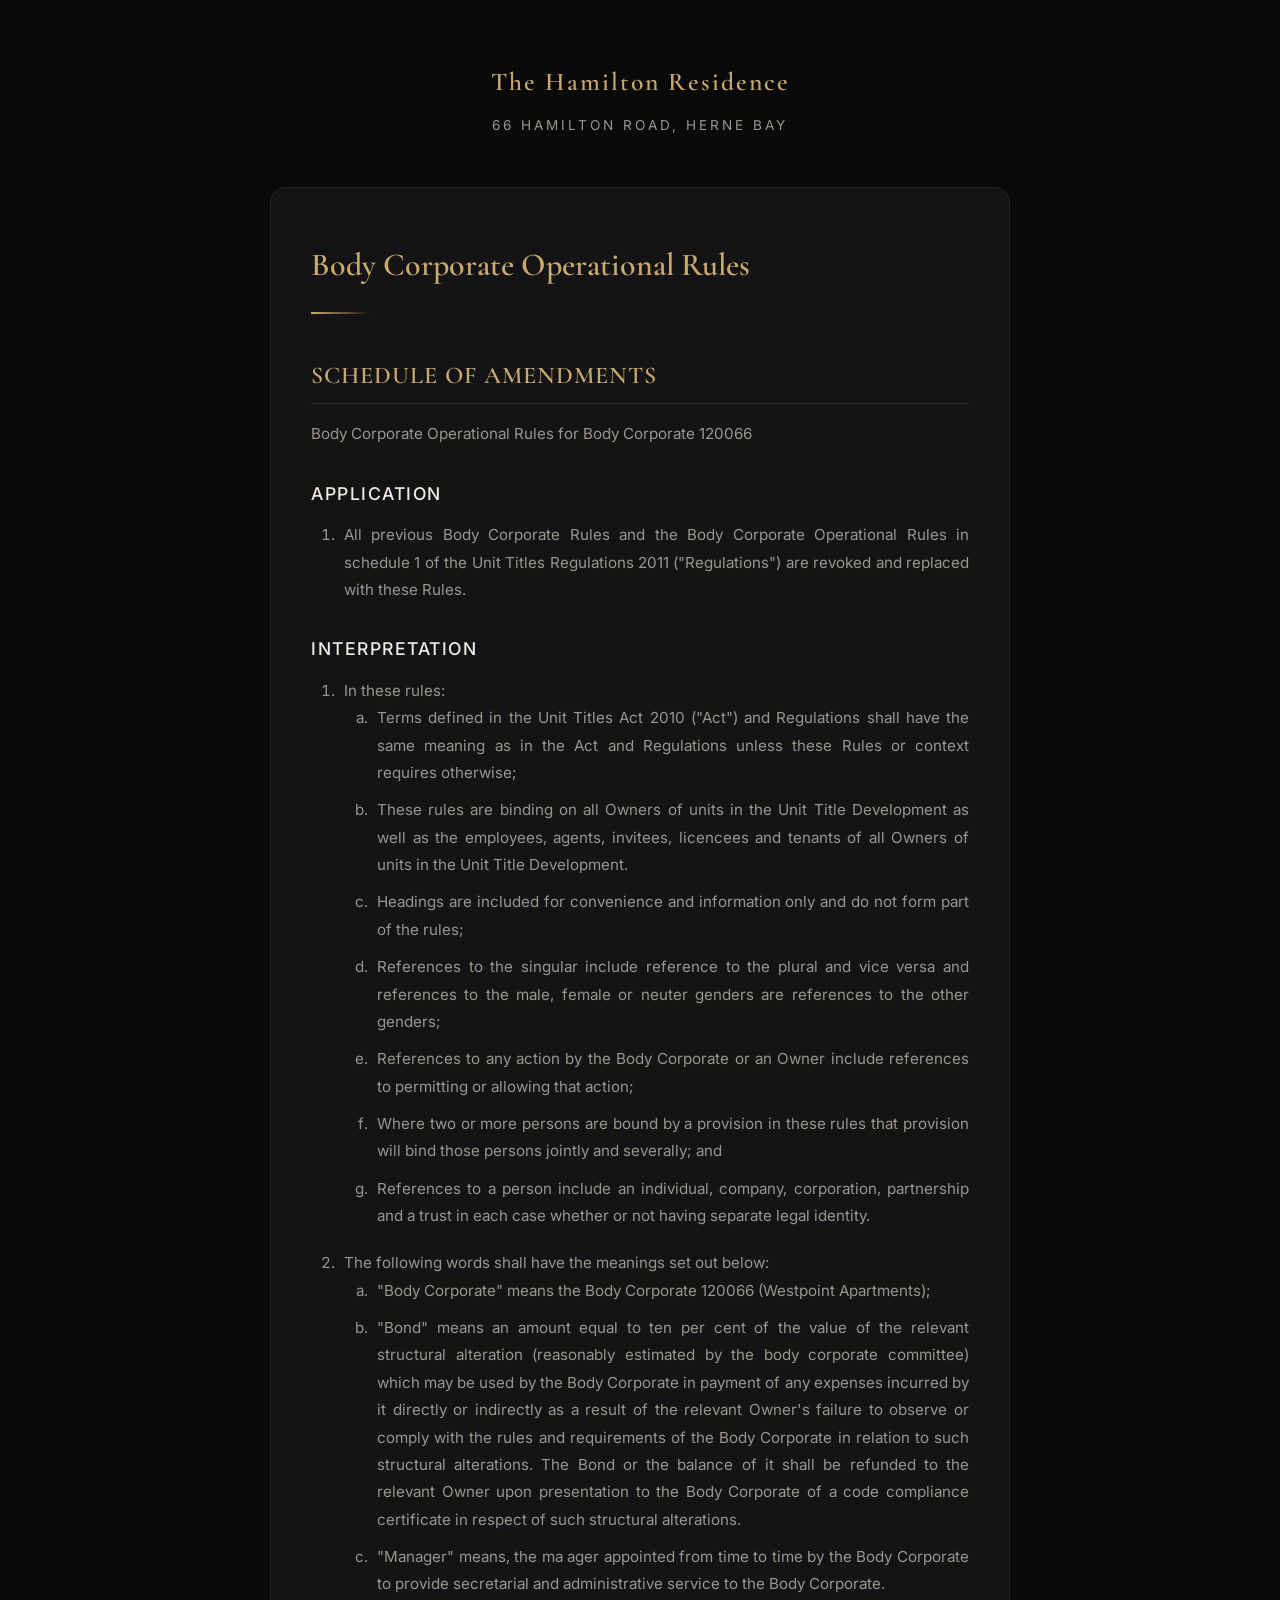
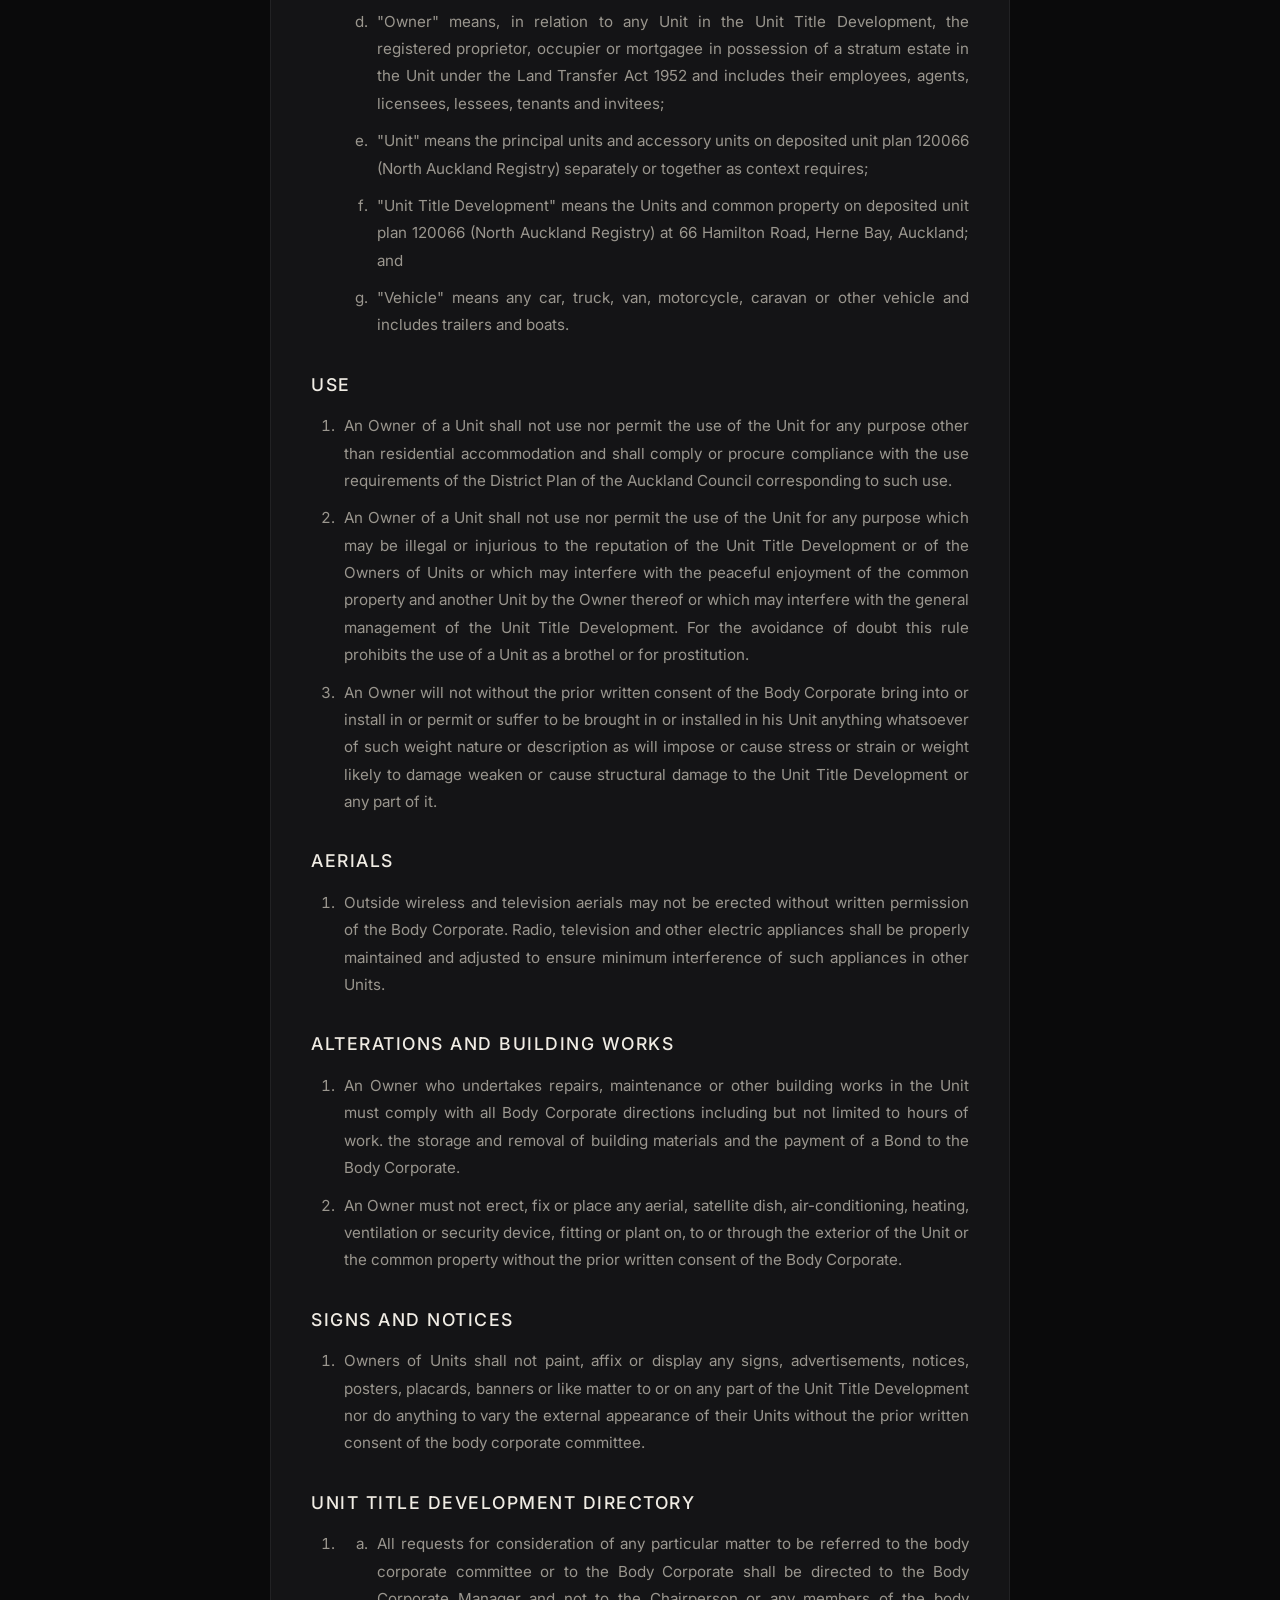
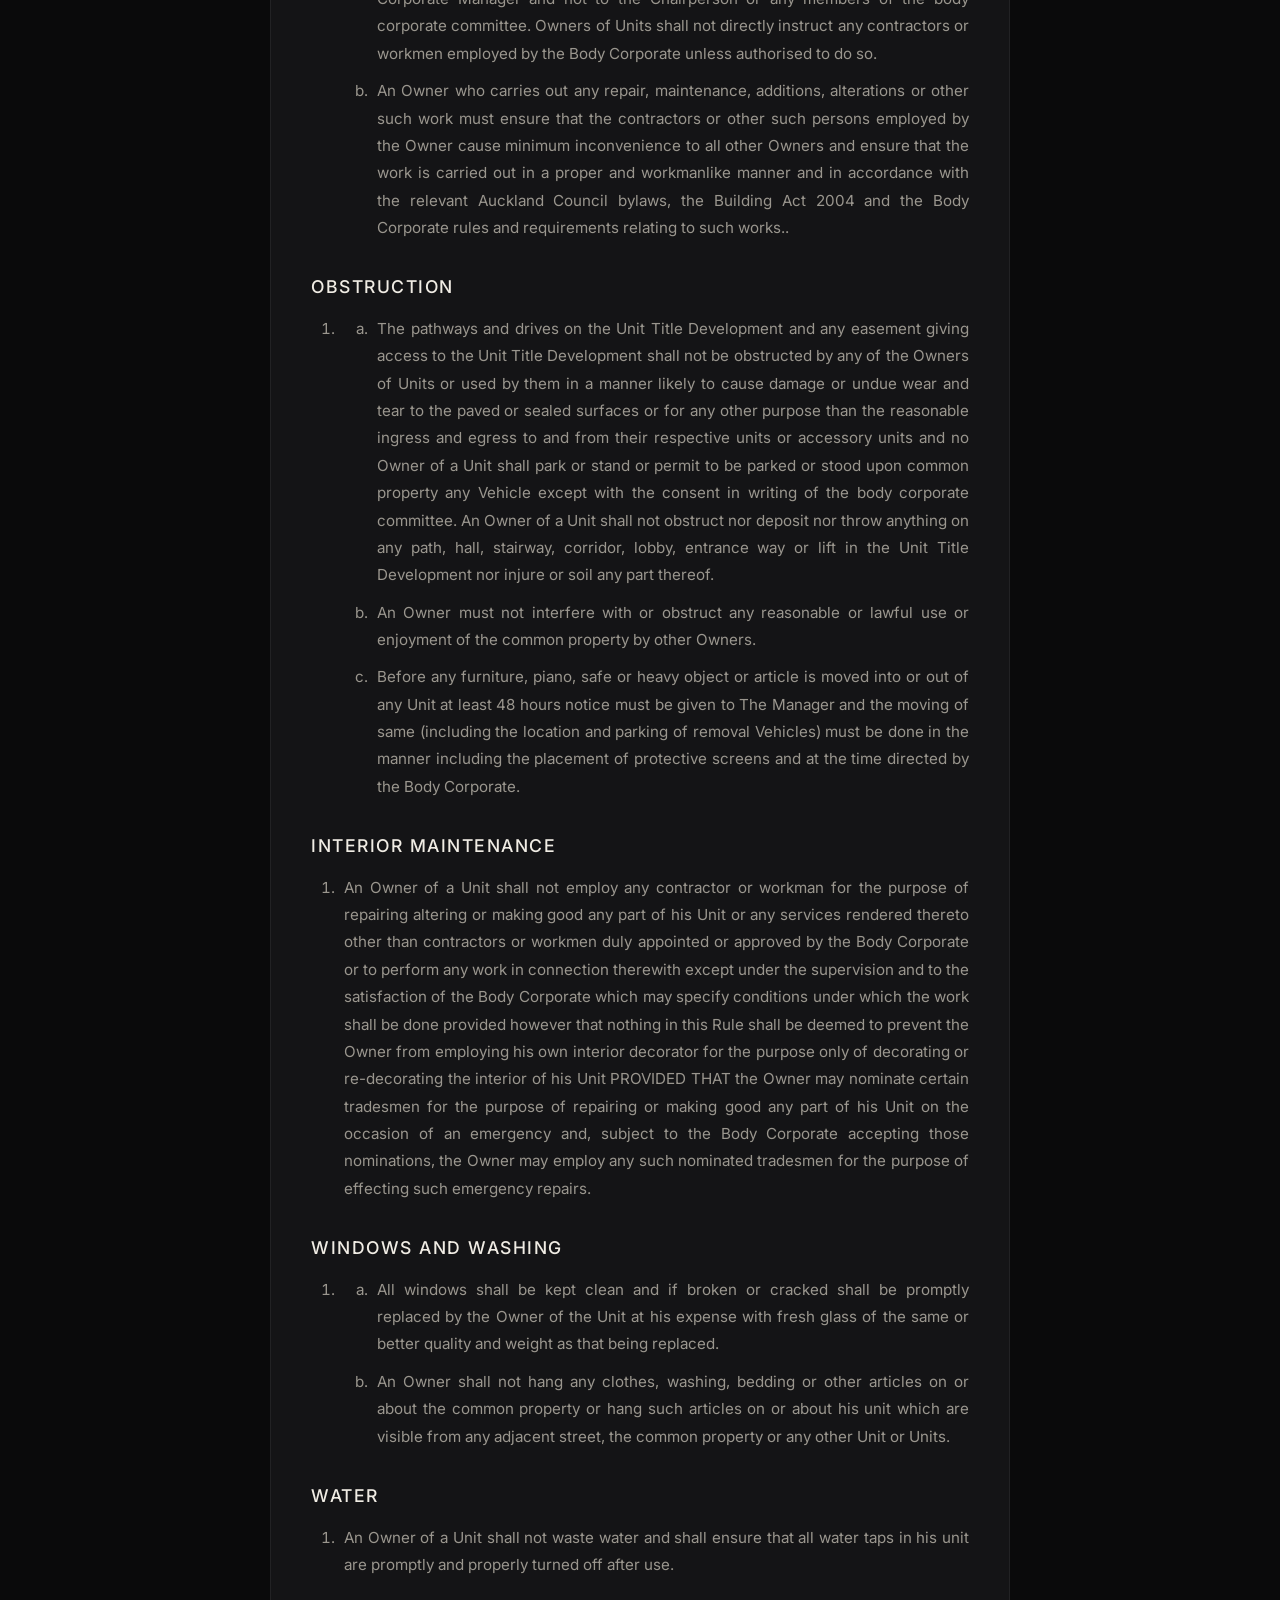
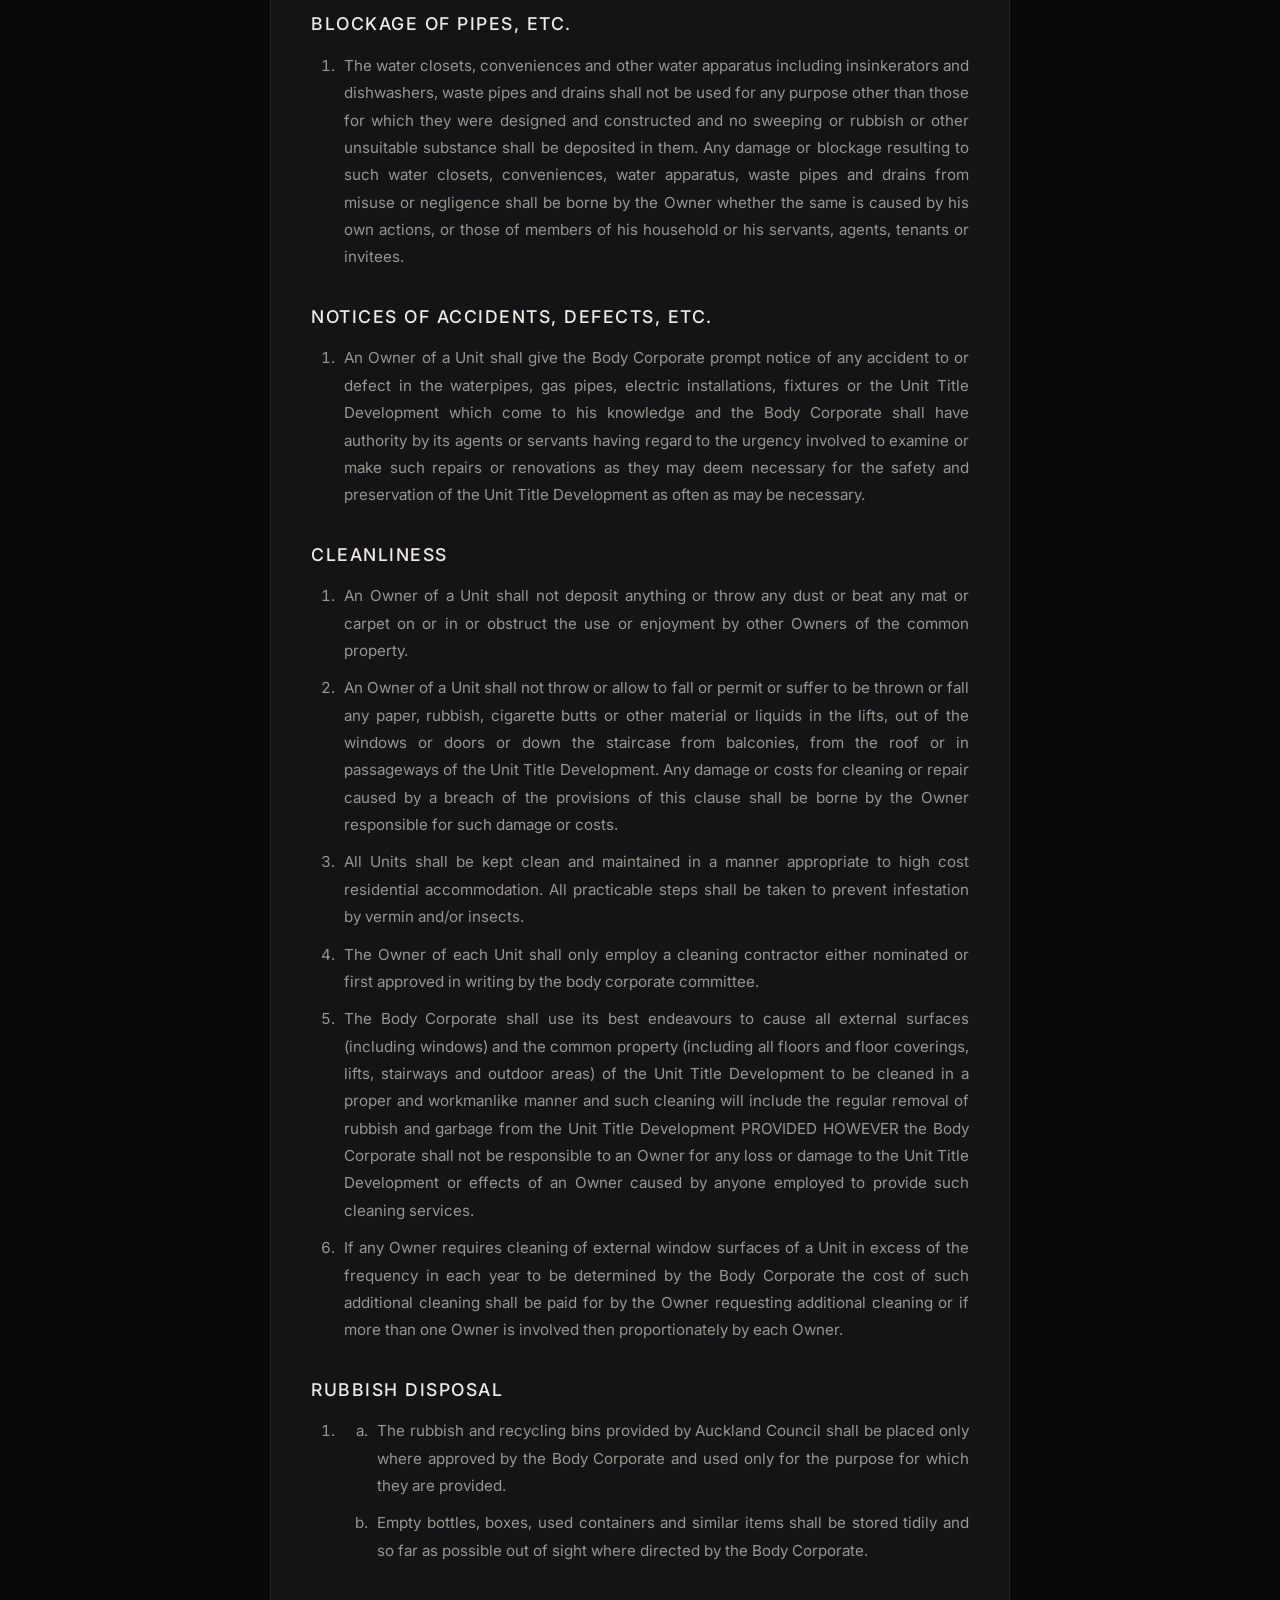
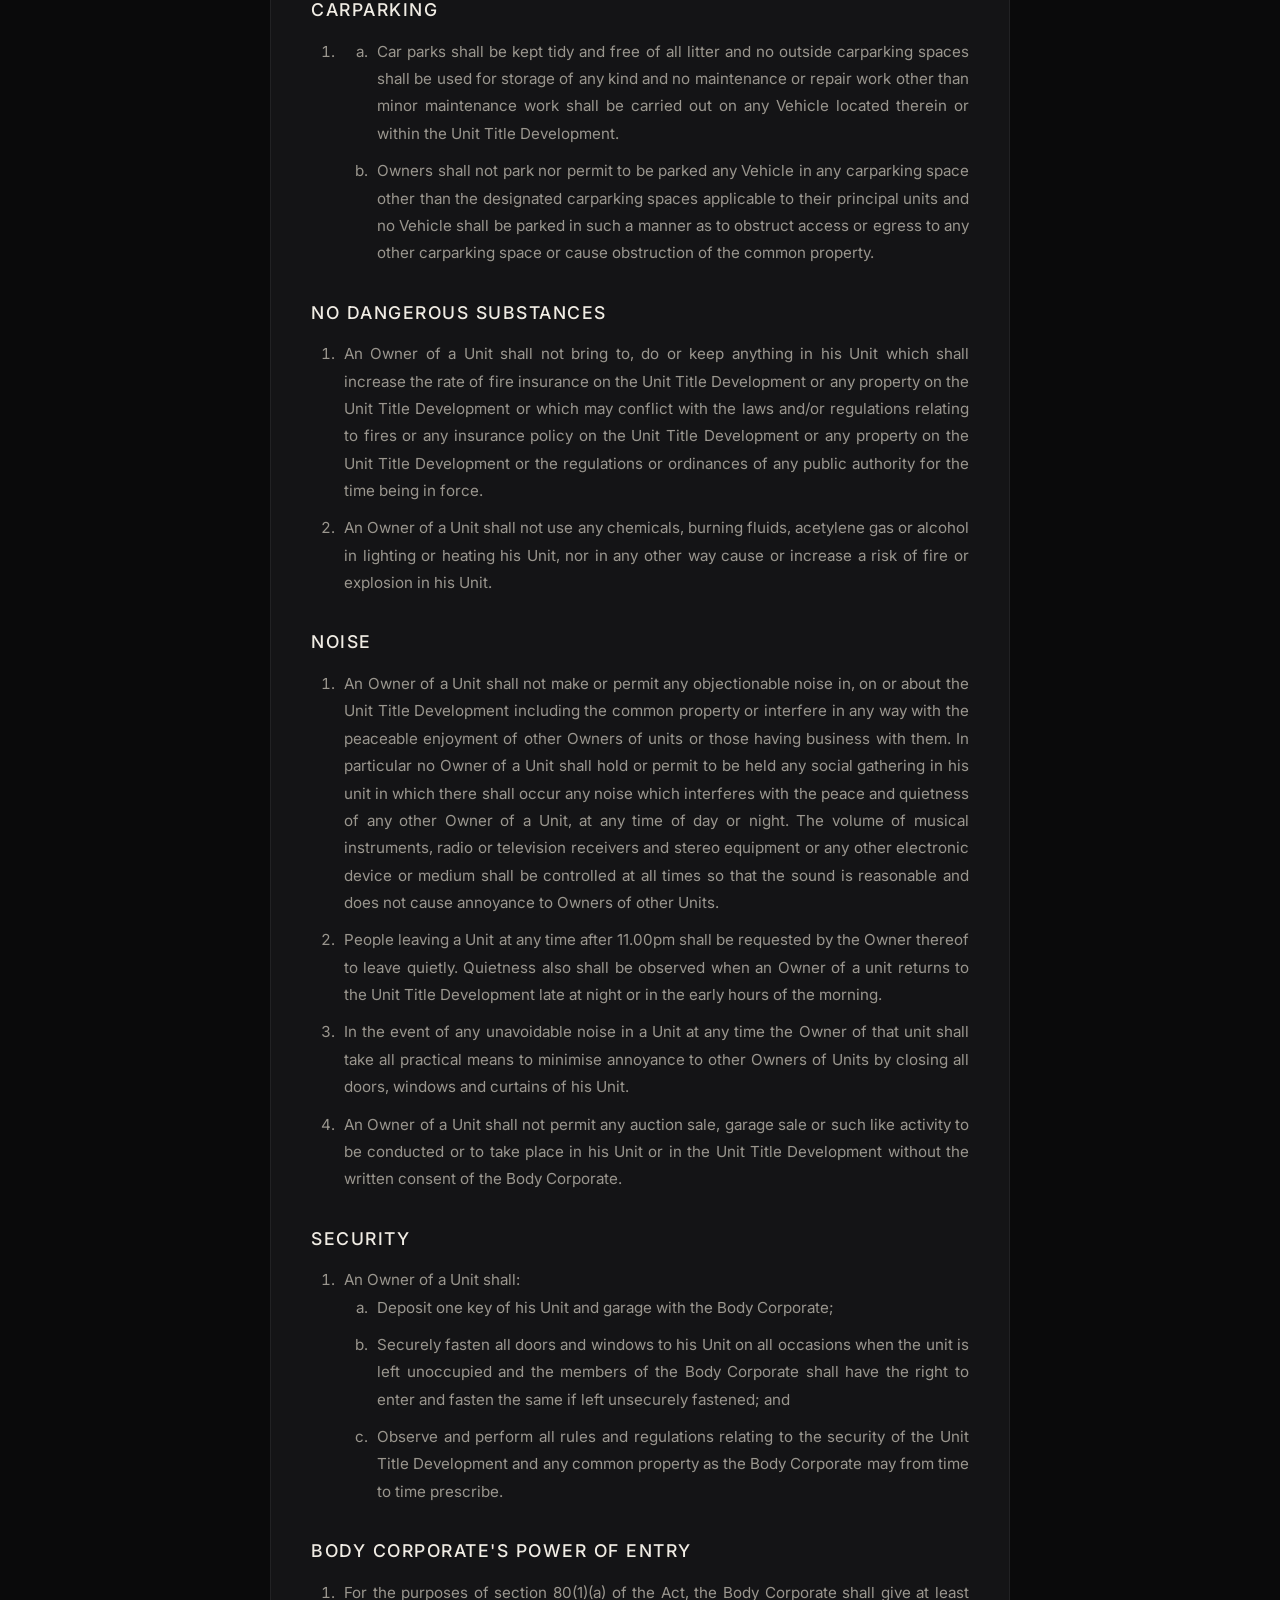
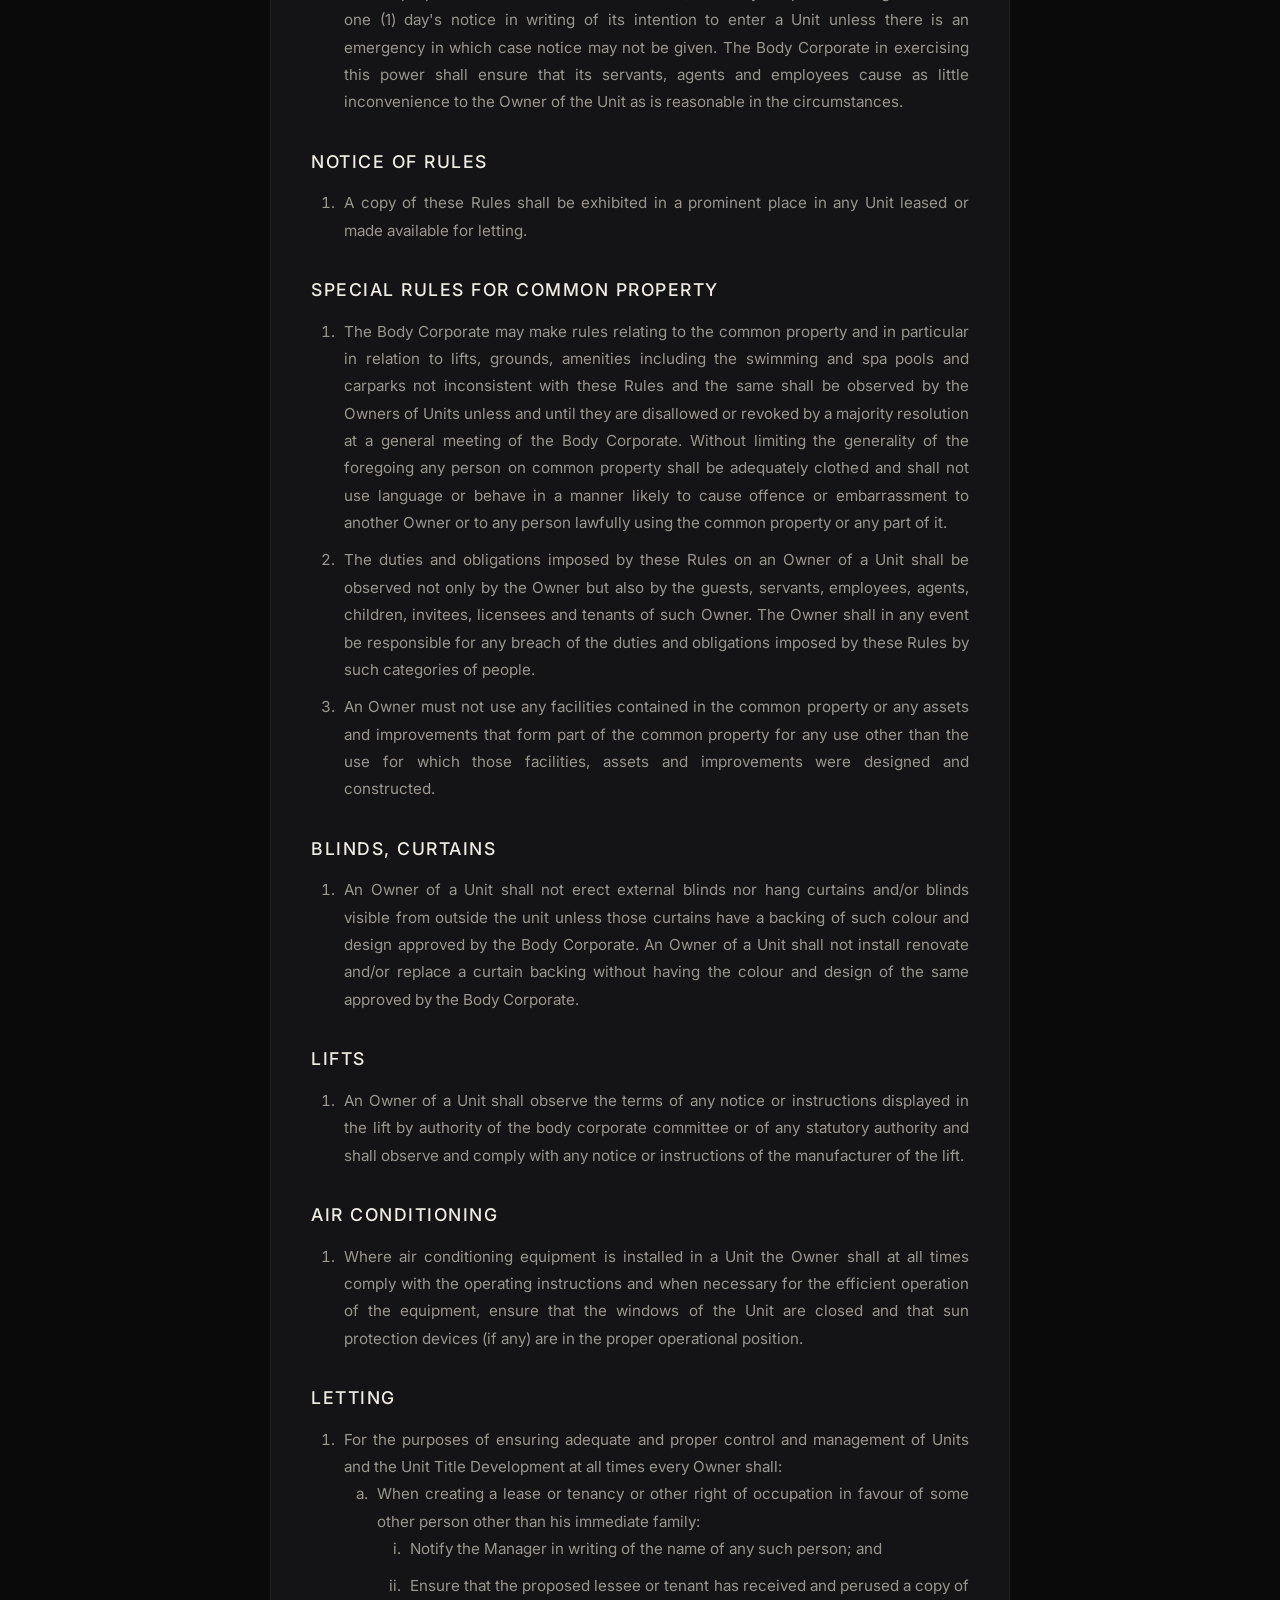
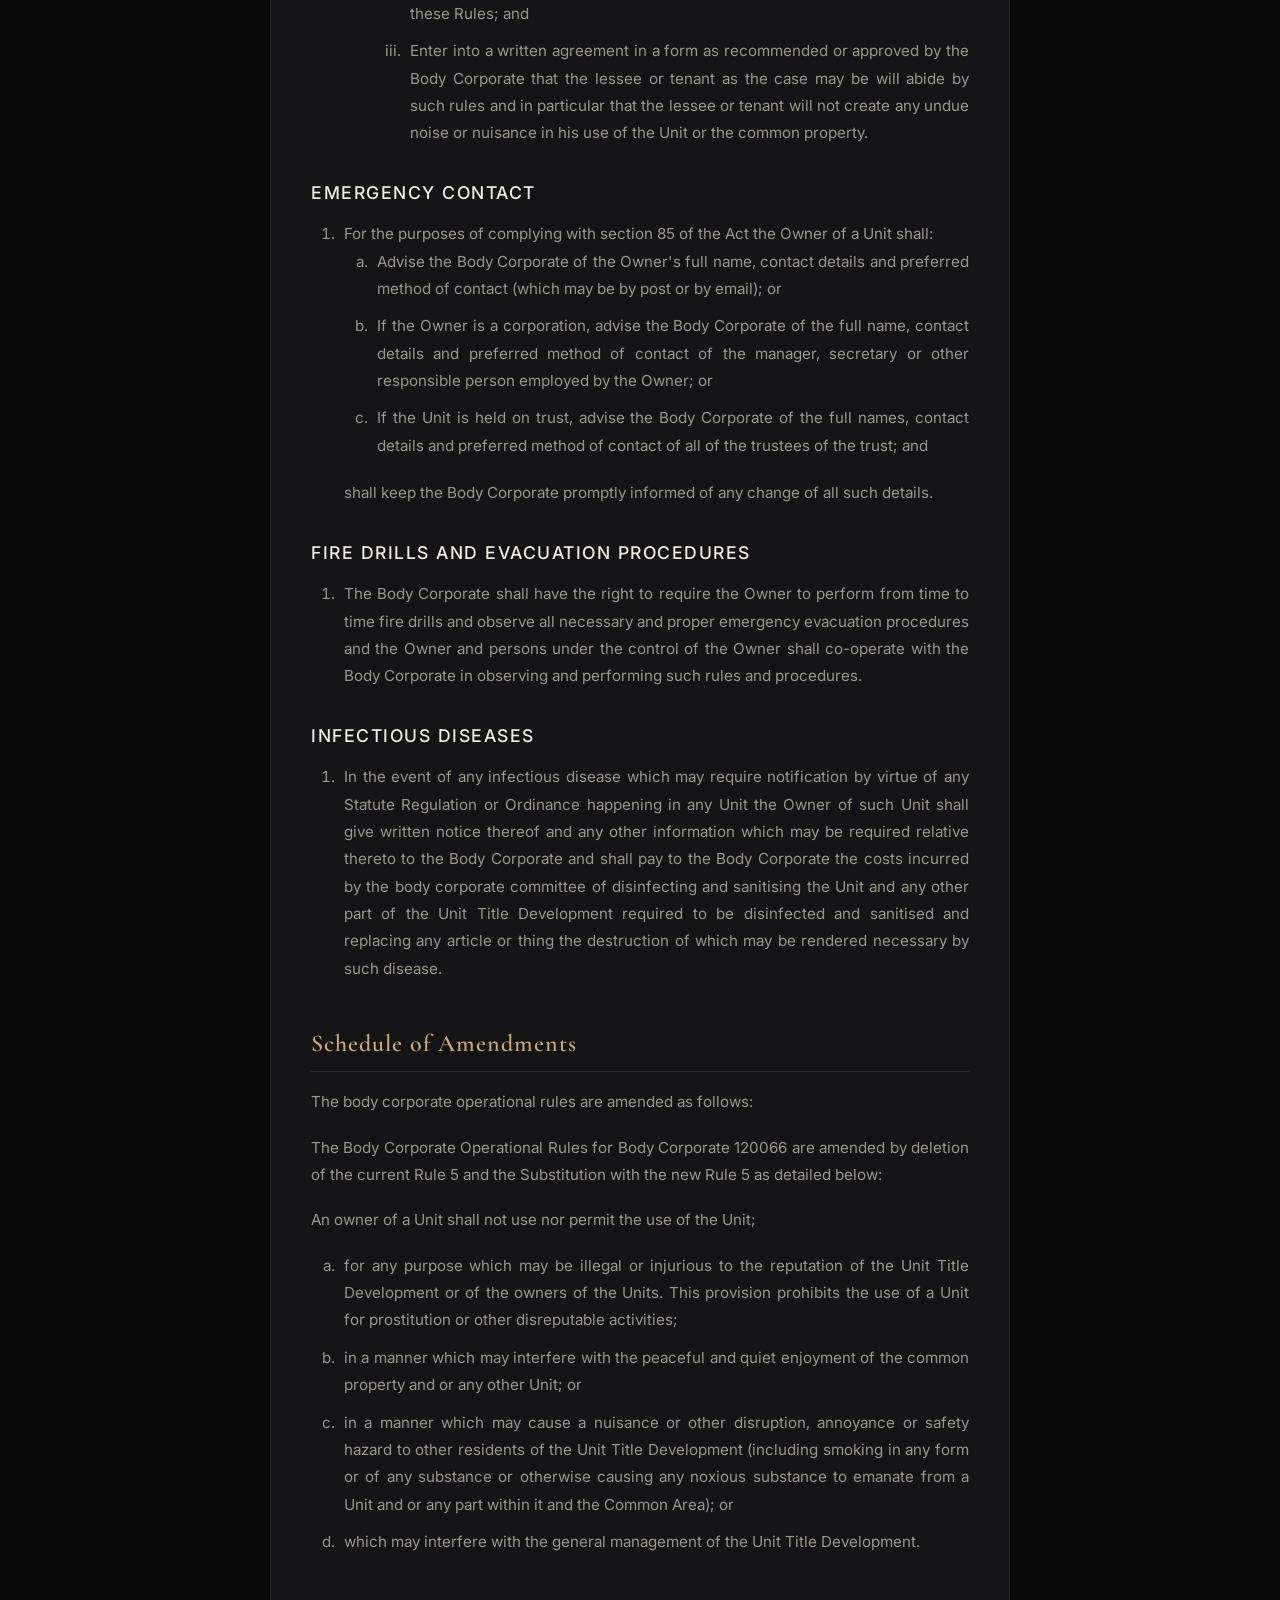
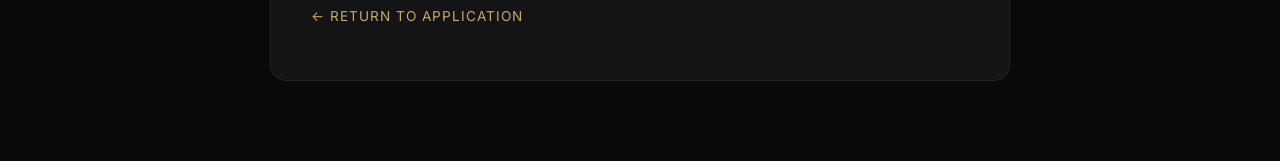
<file: body-corporate-rules.html>
<!DOCTYPE html>
<html lang="en">
<head>
    <meta charset="UTF-8" />
    <meta name="viewport" content="width=device-width, initial-scale=1.0" />
    <title>Body Corporate Rules – 66 Hamilton Road</title>
    <link href="https://fonts.googleapis.com/css2?family=Cormorant+Garamond:wght@400;600;700&family=Inter:wght@300;400;500;600&display=swap" rel="stylesheet" />
    <style>
        :root {
            --bg-primary: #0a0a0b;
            --bg-card: #141416;
            --border-subtle: rgba(255,255,255,0.06);
            --accent-gold: #c9a96e;
            --accent-gold-dim: rgba(201,169,110,0.15);
            --text-primary: #f0ece4;
            --text-muted: #9a968e;
        }

        * { margin: 0; padding: 0; box-sizing: border-box; }

        body {
            font-family: 'Inter', sans-serif;
            background: var(--bg-primary);
            color: var(--text-primary);
            min-height: 100vh;
            line-height: 1.7;
        }

        .container {
            max-width: 800px;
            margin: 0 auto;
            padding: 60px 30px 80px;
        }

        .logo-text {
            font-family: 'Cormorant Garamond', serif;
            font-size: 1.6rem;
            font-weight: 600;
            color: var(--accent-gold);
            text-align: center;
            margin-bottom: 10px;
            letter-spacing: 2px;
        }

        .subtitle {
            text-align: center;
            color: var(--text-muted);
            font-size: 0.85rem;
            text-transform: uppercase;
            letter-spacing: 3px;
            margin-bottom: 50px;
        }

        .rules-card {
            background: var(--bg-card);
            border: 1px solid var(--border-subtle);
            border-radius: 16px;
            padding: 50px 40px;
        }

        .rules-card h1 {
            font-family: 'Cormorant Garamond', serif;
            font-size: 2rem;
            font-weight: 600;
            color: var(--accent-gold);
            margin-bottom: 10px;
        }

        .rules-card .divider {
            width: 60px;
            height: 2px;
            background: linear-gradient(90deg, var(--accent-gold), transparent);
            margin: 20px 0 30px;
        }

        .rules-content {
            font-size: 0.95rem;
            color: var(--text-muted);
            line-height: 1.8;
            text-align: justify;
        }

        .rules-content p {
            margin-bottom: 18px;
        }

        .rules-content h2 {
            font-family: 'Cormorant Garamond', serif;
            font-size: 1.5rem;
            color: var(--accent-gold);
            margin: 40px 0 16px;
            font-weight: 600;
            border-bottom: 1px solid rgba(201, 169, 110, 0.15);
            padding-bottom: 6px;
            letter-spacing: 1px;
        }

        .rules-content h3 {
            font-family: 'Outfit', 'Inter', sans-serif;
            font-size: 1.1rem;
            color: var(--text-primary);
            margin: 30px 0 12px;
            font-weight: 500;
            text-transform: uppercase;
            letter-spacing: 1.5px;
        }

        .rules-content ul, .rules-content ol {
            margin-left: 28px;
            margin-bottom: 20px;
        }

        .rules-content li {
            margin-bottom: 10px;
            padding-left: 5px;
        }

        .rules-content table {
            width: 100%;
            border-collapse: collapse;
            margin: 25px 0;
            font-size: 0.9rem;
        }

        .rules-content th, .rules-content td {
            border: 1px solid var(--border-subtle);
            padding: 12px 16px;
            text-align: left;
        }

        .rules-content th {
            background: rgba(255, 255, 255, 0.02);
            color: var(--accent-gold);
            font-weight: 600;
        }

        .placeholder-notice {
            background: var(--accent-gold-dim);
            border: 1px solid rgba(201,169,110,0.3);
            border-radius: 10px;
            padding: 24px 28px;
            text-align: center;
            color: var(--accent-gold);
            font-size: 0.95rem;
        }

        .placeholder-notice strong {
            display: block;
            font-size: 1.1rem;
            margin-bottom: 8px;
        }

        .back-link {
            display: inline-block;
            margin-top: 30px;
            color: var(--accent-gold);
            text-decoration: none;
            font-size: 0.85rem;
            text-transform: uppercase;
            letter-spacing: 1px;
            transition: opacity 0.2s;
        }

        .back-link:hover {
            opacity: 0.7;
        }

        @media (max-width: 600px) {
            .container { padding: 30px 16px 60px; }
            .rules-card { padding: 30px 20px; }
            .rules-card h1 { font-size: 1.5rem; }
        }
    </style>
</head>
<body>
    <div class="container">
        <div class="logo-text">The Hamilton Residence</div>
        <div class="subtitle">66 Hamilton Road, Herne Bay</div>

        <div class="rules-card">
            <h1>Body Corporate Operational Rules</h1>
            <div class="divider"></div>

            <div class="rules-content" id="rules-content">
<h2>SCHEDULE OF AMENDMENTS</h2>
<p>Body Corporate Operational Rules for Body Corporate 120066</p>
<h3>APPLICATION</h3>
<ol>
<li>All previous Body Corporate Rules and the Body Corporate Operational Rules in schedule 1 of the Unit Titles Regulations 2011 ("Regulations") are revoked and replaced with these Rules.</li>
</ol>
<h3>INTERPRETATION</h3>
<ol>
<li>In these rules:
<ol type="a">
<li>Terms defined in the Unit Titles Act 2010 ("Act") and Regulations shall have the same meaning as in the Act and Regulations unless these Rules or context requires otherwise;</li>
<li>These rules are binding on all Owners of units in the Unit Title Development as well as the employees, agents, invitees, licencees and tenants of all Owners of units in the Unit Title Development.</li>
<li>Headings are included for convenience and information only and do not form part of the rules;</li>
<li>References to the singular include reference to the plural and vice versa and references to the male, female or neuter genders are references to the other genders;</li>
<li>References to any action by the Body Corporate or an Owner include references to permitting or allowing that action;</li>
<li>Where two or more persons are bound by a provision in these rules that provision will bind those persons jointly and severally; and</li>
<li>References to a person include an individual, company, corporation, partnership and a trust in each case whether or not having separate legal identity.</li>
</ol>
</li>
<li>The following words shall have the meanings set out below:
<ol type="a">
<li>"Body Corporate" means the Body Corporate 120066 (Westpoint Apartments);</li>
<li>"Bond" means an amount equal to ten per cent of the value of the relevant structural alteration (reasonably estimated by the body corporate committee) which may be used by the Body Corporate in payment of any expenses incurred by it directly or indirectly as a result of the relevant Owner's failure to observe or comply with the rules and requirements of the Body Corporate in relation to such structural alterations. The Bond or the balance of it shall be refunded to the relevant Owner upon presentation to the Body Corporate of a code compliance certificate in respect of such structural alterations.</li>
<li>"Manager" means, the ma ager appointed from time to time by the Body Corporate to provide secretarial and administrative service to the Body Corporate.</li>
<li>"Owner" means, in relation to any Unit in the Unit Title Development, the registered proprietor, occupier or mortgagee in possession of a stratum estate in the Unit under the Land Transfer Act 1952 and includes their employees, agents, licensees, lessees, tenants and invitees;</li>
<li>"Unit" means the principal units and accessory units on deposited unit plan 120066 (North Auckland Registry) separately or together as context requires;</li>
<li>"Unit Title Development" means the Units and common property on deposited unit plan 120066 (North Auckland Registry) at 66 Hamilton Road, Herne Bay, Auckland; and</li>
<li>"Vehicle" means any car, truck, van, motorcycle, caravan or other vehicle and includes trailers and boats.</li>
</ol>
</li>
</ol>
<h3>USE</h3>
<ol>
<li>An Owner of a Unit shall not use nor permit the use of the Unit for any purpose other than residential accommodation and shall comply or procure compliance with the use requirements of the District Plan of the Auckland Council corresponding to such use.</li>
<li>An Owner of a Unit shall not use nor permit the use of the Unit for any purpose which may be illegal or injurious to the reputation of the Unit Title Development or of the Owners of Units or which may interfere with the peaceful enjoyment of the common property and another Unit by the Owner thereof or which may interfere with the general management of the Unit Title Development. For the avoidance of doubt this rule prohibits the use of a Unit as a brothel or for prostitution.</li>
<li>An Owner will not without the prior written consent of the Body Corporate bring into or install in or permit or suffer to be brought in or installed in his Unit anything whatsoever of such weight nature or description as will impose or cause stress or strain or weight likely to damage weaken or cause structural damage to the Unit Title Development or any part of it.</li>
</ol>
<h3>AERIALS</h3>
<ol>
<li>Outside wireless and television aerials may not be erected without written permission of the Body Corporate. Radio, television and other electric appliances shall be properly maintained and adjusted to ensure minimum interference of such appliances in other Units.</li>
</ol>
<h3>ALTERATIONS AND BUILDING WORKS</h3>
<ol>
<li>An Owner who undertakes repairs, maintenance or other building works in the Unit must comply with all Body Corporate directions including but not limited to hours of work. the storage and removal of building materials and the payment of a Bond to the Body Corporate.</li>
<li>An Owner must not erect, fix or place any aerial, satellite dish, air-conditioning, heating, ventilation or security device, fitting or plant on, to or through the exterior of the Unit or the common property without the prior written consent of the Body Corporate.</li>
</ol>
<h3>SIGNS AND NOTICES</h3>
<ol>
<li>Owners of Units shall not paint, affix or display any signs, advertisements, notices, posters, placards, banners or like matter to or on any part of the Unit Title Development nor do anything to vary the external appearance of their Units without the prior written consent of the body corporate committee.</li>
</ol>
<h3>UNIT TITLE DEVELOPMENT DIRECTORY</h3>
<ol>
<li>
<ol type="a">
<li>All requests for consideration of any particular matter to be referred to the body corporate committee or to the Body Corporate shall be directed to the Body Corporate Manager and not to the Chairperson or any members of the body corporate committee. Owners of Units shall not directly instruct any contractors or workmen employed by the Body Corporate unless authorised to do so.</li>
<li>An Owner who carries out any repair, maintenance, additions, alterations or other such work must ensure that the contractors or other such persons employed by the Owner cause minimum inconvenience to all other Owners and ensure that the work is carried out in a proper and workmanlike manner and in accordance with the relevant Auckland Council bylaws, the Building Act 2004 and the Body Corporate rules and requirements relating to such works..</li>
</ol>
</li>
</ol>
<h3>OBSTRUCTION</h3>
<ol>
<li>
<ol type="a">
<li>The pathways and drives on the Unit Title Development and any easement giving access to the Unit Title Development shall not be obstructed by any of the Owners of Units or used by them in a manner likely to cause damage or undue wear and tear to the paved or sealed surfaces or for any other purpose than the reasonable ingress and egress to and from their respective units or accessory units and no Owner of a Unit shall park or stand or permit to be parked or stood upon common property any Vehicle except with the consent in writing of the body corporate committee. An Owner of a Unit shall not obstruct nor deposit nor throw anything on any path, hall, stairway, corridor, lobby, entrance way or lift in the Unit Title Development nor injure or soil any part thereof.</li>
<li>An Owner must not interfere with or obstruct any reasonable or lawful use or enjoyment of the common property by other Owners.</li>
<li>Before any furniture, piano, safe or heavy object or article is moved into or out of any Unit at least 48 hours notice must be given to The Manager and the moving of same (including the location and parking of removal Vehicles) must be done in the manner including the placement of protective screens and at the time directed by the Body Corporate.</li>
</ol>
</li>
</ol>
<h3>INTERIOR MAINTENANCE</h3>
<ol>
<li>An Owner of a Unit shall not employ any contractor or workman for the purpose of repairing altering or making good any part of his Unit or any services rendered thereto other than contractors or workmen duly appointed or approved by the Body Corporate or to perform any work in connection therewith except under the supervision and to the satisfaction of the Body Corporate which may specify conditions under which the work shall be done provided however that nothing in this Rule shall be deemed to prevent the Owner from employing his own interior decorator for the purpose only of decorating or re-decorating the interior of his Unit PROVIDED THAT the Owner may nominate certain tradesmen for the purpose of repairing or making good any part of his Unit on the occasion of an emergency and, subject to the Body Corporate accepting those nominations, the Owner may employ any such nominated tradesmen for the purpose of effecting such emergency repairs.</li>
</ol>
<h3>WINDOWS AND WASHING</h3>
<ol>
<li>
<ol type="a">
<li>All windows shall be kept clean and if broken or cracked shall be promptly replaced by the Owner of the Unit at his expense with fresh glass of the same or better quality and weight as that being replaced.</li>
<li>An Owner shall not hang any clothes, washing, bedding or other articles on or about the common property or hang such articles on or about his unit which are visible from any adjacent street, the common property or any other Unit or Units.</li>
</ol>
</li>
</ol>
<h3>WATER</h3>
<ol>
<li>An Owner of a Unit shall not waste water and shall ensure that all water taps in his unit are promptly and properly turned off after use.</li>
</ol>
<h3>BLOCKAGE OF PIPES, ETC.</h3>
<ol>
<li>The water closets, conveniences and other water apparatus including insinkerators and dishwashers, waste pipes and drains shall not be used for any purpose other than those for which they were designed and constructed and no sweeping or rubbish or other unsuitable substance shall be deposited in them. Any damage or blockage resulting to such water closets, conveniences, water apparatus, waste pipes and drains from misuse or negligence shall be borne by the Owner whether the same is caused by his own actions, or those of members of his household or his servants, agents, tenants or invitees.</li>
</ol>
<h3>NOTICES OF ACCIDENTS, DEFECTS, ETC.</h3>
<ol>
<li>An Owner of a Unit shall give the Body Corporate prompt notice of any accident to or defect in the waterpipes, gas pipes, electric installations, fixtures or the Unit Title Development which come to his knowledge and the Body Corporate shall have authority by its agents or servants having regard to the urgency involved to examine or make such repairs or renovations as they may deem necessary for the safety and preservation of the Unit Title Development as often as may be necessary.</li>
</ol>
<h3>CLEANLINESS</h3>
<ol>
<li>An Owner of a Unit shall not deposit anything or throw any dust or beat any mat or carpet on or in or obstruct the use or enjoyment by other Owners of the common property.</li>
<li>An Owner of a Unit shall not throw or allow to fall or permit or suffer to be thrown or fall any paper, rubbish, cigarette butts or other material or liquids in the lifts, out of the windows or doors or down the staircase from balconies, from the roof or in passageways of the Unit Title Development. Any damage or costs for cleaning or repair caused by a breach of the provisions of this clause shall be borne by the Owner responsible for such damage or costs.</li>
<li>All Units shall be kept clean and maintained in a manner appropriate to high cost residential accommodation. All practicable steps shall be taken to prevent infestation by vermin and/or insects.</li>
<li>The Owner of each Unit shall only employ a cleaning contractor either nominated or first approved in writing by the body corporate committee.</li>
<li>The Body Corporate shall use its best endeavours to cause all external surfaces (including windows) and the common property (including all floors and floor coverings, lifts, stairways and outdoor areas) of the Unit Title Development to be cleaned in a proper and workmanlike manner and such cleaning will include the regular removal of rubbish and garbage from the Unit Title Development PROVIDED HOWEVER the Body Corporate shall not be responsible to an Owner for any loss or damage to the Unit Title Development or effects of an Owner caused by anyone employed to provide such cleaning services.</li>
<li>If any Owner requires cleaning of external window surfaces of a Unit in excess of the frequency in each year to be determined by the Body Corporate the cost of such additional cleaning shall be paid for by the Owner requesting additional cleaning or if more than one Owner is involved then proportionately by each Owner.</li>
</ol>
<h3>RUBBISH DISPOSAL</h3>
<ol>
<li>
<ol type="a">
<li>The rubbish and recycling bins provided by Auckland Council shall be placed only where approved by the Body Corporate and used only for the purpose for which they are provided.</li>
<li>Empty bottles, boxes, used containers and similar items shall be stored tidily and so far as possible out of sight where directed by the Body Corporate.</li>
</ol>
</li>
</ol>
<h3>CARPARKING</h3>
<ol>
<li>
<ol type="a">
<li>Car parks shall be kept tidy and free of all litter and no outside carparking spaces shall be used for storage of any kind and no maintenance or repair work other than minor maintenance work shall be carried out on any Vehicle located therein or within the Unit Title Development.</li>
<li>Owners shall not park nor permit to be parked any Vehicle in any carparking space other than the designated carparking spaces applicable to their principal units and no Vehicle shall be parked in such a manner as to obstruct access or egress to any other carparking space or cause obstruction of the common property.</li>
</ol>
</li>
</ol>
<h3>NO DANGEROUS SUBSTANCES</h3>
<ol>
<li>An Owner of a Unit shall not bring to, do or keep anything in his Unit which shall increase the rate of fire insurance on the Unit Title Development or any property on the Unit Title Development or which may conflict with the laws and/or regulations relating to fires or any insurance policy on the Unit Title Development or any property on the Unit Title Development or the regulations or ordinances of any public authority for the time being in force.</li>
<li>An Owner of a Unit shall not use any chemicals, burning fluids, acetylene gas or alcohol in lighting or heating his Unit, nor in any other way cause or increase a risk of fire or explosion in his Unit.</li>
</ol>
<h3>NOISE</h3>
<ol>
<li>An Owner of a Unit shall not make or permit any objectionable noise in, on or about the Unit Title Development including the common property or interfere in any way with the peaceable enjoyment of other Owners of units or those having business with them. In particular no Owner of a Unit shall hold or permit to be held any social gathering in his unit in which there shall occur any noise which interferes with the peace and quietness of any other Owner of a Unit, at any time of day or night. The volume of musical instruments, radio or television receivers and stereo equipment or any other electronic device or medium shall be controlled at all times so that the sound is reasonable and does not cause annoyance to Owners of other Units.</li>
<li>People leaving a Unit at any time after 11.00pm shall be requested by the Owner thereof to leave quietly. Quietness also shall be observed when an Owner of a unit returns to the Unit Title Development late at night or in the early hours of the morning.</li>
<li>In the event of any unavoidable noise in a Unit at any time the Owner of that unit shall take all practical means to minimise annoyance to other Owners of Units by closing all doors, windows and curtains of his Unit.</li>
<li>An Owner of a Unit shall not permit any auction sale, garage sale or such like activity to be conducted or to take place in his Unit or in the Unit Title Development without the written consent of the Body Corporate.</li>
</ol>
<h3>SECURITY</h3>
<ol>
<li>An Owner of a Unit shall:
<ol type="a">
<li>Deposit one key of his Unit and garage with the Body Corporate;</li>
<li>Securely fasten all doors and windows to his Unit on all occasions when the unit is left unoccupied and the members of the Body Corporate shall have the right to enter and fasten the same if left unsecurely fastened; and</li>
<li>Observe and perform all rules and regulations relating to the security of the Unit Title Development and any common property as the Body Corporate may from time to time prescribe.</li>
</ol>
</li>
</ol>
<h3>BODY CORPORATE'S POWER OF ENTRY</h3>
<ol>
<li>For the purposes of section 80(1)(a) of the Act, the Body Corporate shall give at least one (1) day's notice in writing of its intention to enter a Unit unless there is an emergency in which case notice may not be given. The Body Corporate in exercising this power shall ensure that its servants, agents and employees cause as little inconvenience to the Owner of the Unit as is reasonable in the circumstances.</li>
</ol>
<h3>NOTICE OF RULES</h3>
<ol>
<li>A copy of these Rules shall be exhibited in a prominent place in any Unit leased or made available for letting.</li>
</ol>
<h3>SPECIAL RULES FOR COMMON PROPERTY</h3>
<ol>
<li>The Body Corporate may make rules relating to the common property and in particular in relation to lifts, grounds, amenities including the swimming and spa pools and carparks not inconsistent with these Rules and the same shall be observed by the Owners of Units unless and until they are disallowed or revoked by a majority resolution at a general meeting of the Body Corporate. Without limiting the generality of the foregoing any person on common property shall be adequately clothed and shall not use language or behave in a manner likely to cause offence or embarrassment to another Owner or to any person lawfully using the common property or any part of it.</li>
<li>The duties and obligations imposed by these Rules on an Owner of a Unit shall be observed not only by the Owner but also by the guests, servants, employees, agents, children, invitees, licensees and tenants of such Owner. The Owner shall in any event be responsible for any breach of the duties and obligations imposed by these Rules by such categories of people.</li>
<li>An Owner must not use any facilities contained in the common property or any assets and improvements that form part of the common property for any use other than the use for which those facilities, assets and improvements were designed and constructed.</li>
</ol>
<h3>BLINDS, CURTAINS</h3>
<ol>
<li>An Owner of a Unit shall not erect external blinds nor hang curtains and/or blinds visible from outside the unit unless those curtains have a backing of such colour and design approved by the Body Corporate. An Owner of a Unit shall not install renovate and/or replace a curtain backing without having the colour and design of the same approved by the Body Corporate.</li>
</ol>
<h3>LIFTS</h3>
<ol>
<li>An Owner of a Unit shall observe the terms of any notice or instructions displayed in the lift by authority of the body corporate committee or of any statutory authority and shall observe and comply with any notice or instructions of the manufacturer of the lift.</li>
</ol>
<h3>AIR CONDITIONING</h3>
<ol>
<li>Where air conditioning equipment is installed in a Unit the Owner shall at all times comply with the operating instructions and when necessary for the efficient operation of the equipment, ensure that the windows of the Unit are closed and that sun protection devices (if any) are in the proper operational position.</li>
</ol>
<h3>LETTING</h3>
<ol>
<li>For the purposes of ensuring adequate and proper control and management of Units and the Unit Title Development at all times every Owner shall:
<ol type="a">
<li>When creating a lease or tenancy or other right of occupation in favour of some other person other than his immediate family:
<ol type="i">
<li>Notify the Manager in writing of the name of any such person; and</li>
<li>Ensure that the proposed lessee or tenant has received and perused a copy of these Rules; and</li>
<li>Enter into a written agreement in a form as recommended or approved by the Body Corporate that the lessee or tenant as the case may be will abide by such rules and in particular that the lessee or tenant will not create any undue noise or nuisance in his use of the Unit or the common property.</li>
</ol>
</li>
</ol>
</li>
</ol>
<h3>EMERGENCY CONTACT</h3>
<ol>
<li>For the purposes of complying with section 85 of the Act the Owner of a Unit shall:
<ol type="a">
<li>Advise the Body Corporate of the Owner's full name, contact details and preferred method of contact (which may be by post or by email); or</li>
<li>If the Owner is a corporation, advise the Body Corporate of the full name, contact details and preferred method of contact of the manager, secretary or other responsible person employed by the Owner; or</li>
<li>If the Unit is held on trust, advise the Body Corporate of the full names, contact details and preferred method of contact of all of the trustees of the trust; and</li>
</ol>
shall keep the Body Corporate promptly informed of any change of all such details.</li>
</ol>
<h3>FIRE DRILLS AND EVACUATION PROCEDURES</h3>
<ol>
<li>The Body Corporate shall have the right to require the Owner to perform from time to time fire drills and observe all necessary and proper emergency evacuation procedures and the Owner and persons under the control of the Owner shall co-operate with the Body Corporate in observing and performing such rules and procedures.</li>
</ol>
<h3>INFECTIOUS DISEASES</h3>
<ol>
<li>In the event of any infectious disease which may require notification by virtue of any Statute Regulation or Ordinance happening in any Unit the Owner of such Unit shall give written notice thereof and any other information which may be required relative thereto to the Body Corporate and shall pay to the Body Corporate the costs incurred by the body corporate committee of disinfecting and sanitising the Unit and any other part of the Unit Title Development required to be disinfected and sanitised and replacing any article or thing the destruction of which may be rendered necessary by such disease.</li>
</ol>
<h2>Schedule of Amendments</h2>
<p>The body corporate operational rules are amended as follows:</p>
<p>The Body Corporate Operational Rules for Body Corporate 120066 are amended by deletion of the current Rule 5 and the Substitution with the new Rule 5 as detailed below:</p>
<p>An owner of a Unit shall not use nor permit the use of the Unit;</p>
<ol type="a">
<li>for any purpose which may be illegal or injurious to the reputation of the Unit Title Development or of the owners of the Units. This provision prohibits the use of a Unit for prostitution or other disreputable activities;</li>
<li>in a manner which may interfere with the peaceful and quiet enjoyment of the common property and or any other Unit; or</li>
<li>in a manner which may cause a nuisance or other disruption, annoyance or safety hazard to other residents of the Unit Title Development (including smoking in any form or of any substance or otherwise causing any noxious substance to emanate from a Unit and or any part within it and the Common Area); or</li>
<li>which may interfere with the general management of the Unit Title Development.</li>
</ol>
            </div>

            <a href="#" onclick="handleReturn(event)" class="back-link">← Return to Application</a>
        </div>
    </div>

    <script>
        function handleReturn(e) {
            e.preventDefault();
            // If opened in a new tab/window, close it. Otherwise, go back.
            if (window.opener || window.history.length <= 1) {
                window.close();
            } else {
                window.history.back();
            }
        }
    </script>
</body>
</html>
</file>
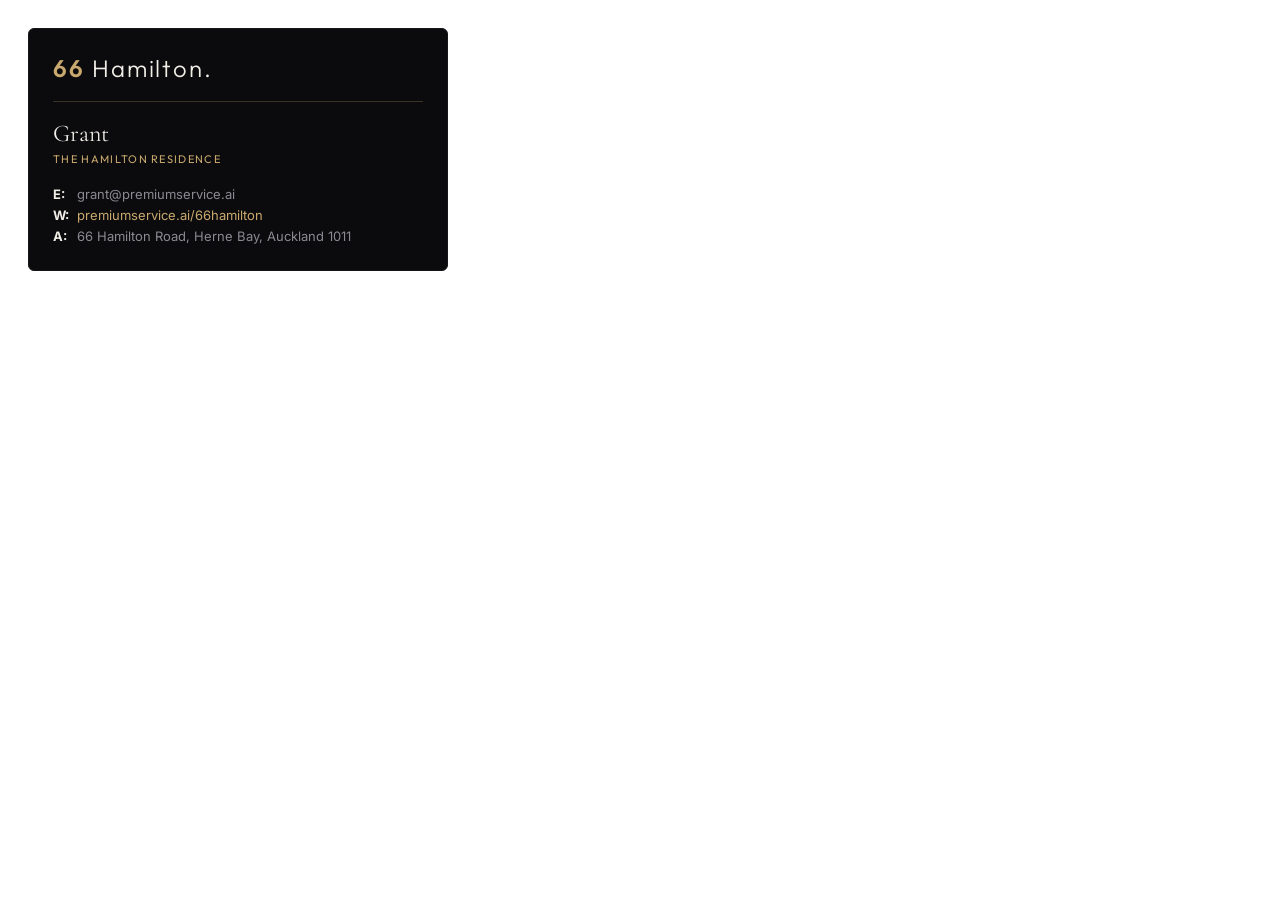
<file: email-signature.html>
<!DOCTYPE html>
<html lang="en">
<head>
<meta charset="UTF-8">
<title>Email Signature</title>
<!-- Note: Google Fonts may not render in all email clients, but will fallback gracefully -->
<link href="https://fonts.googleapis.com/css2?family=Cormorant+Garamond:wght@400&family=Inter:wght@300;400&family=Outfit:wght@300;600&display=swap" rel="stylesheet">
</head>
<body style="background-color: #ffffff; padding: 20px;">

  <!-- START OF SIGNATURE TO COPY -->
  <table cellpadding="0" cellspacing="0" border="0" style="background-color: #0B0B0D; color: #F2EFE9; font-family: 'Inter', Arial, sans-serif; padding: 24px; border-radius: 6px; width: 100%; max-width: 420px; border: 1px solid #16161A;">
    <tr>
      <td style="padding-bottom: 18px; border-bottom: 1px solid rgba(201,169,110,0.25);">
        <a href="https://www.premiumservice.ai/66hamilton" style="text-decoration: none; font-family: 'Outfit', Arial, sans-serif; font-size: 24px; letter-spacing: 0.08em; display: inline-block;">
          <span style="color: #C9A96E; font-weight: 600;">66</span><span style="font-weight: 300; color: #F2EFE9;"> Hamilton.</span>
        </a>
      </td>
    </tr>
    <tr>
      <td style="padding-top: 20px;">
        <h2 style="margin: 0 0 6px 0; font-family: 'Cormorant Garamond', Georgia, serif; font-size: 24px; font-weight: 400; color: #F2EFE9; line-height: 1;">Grant</h2>
        <p style="margin: 0 0 18px 0; font-family: 'Outfit', Arial, sans-serif; font-size: 11px; letter-spacing: 0.12em; text-transform: uppercase; color: #C9A96E;">The Hamilton Residence</p>
        
        <table cellpadding="0" cellspacing="0" border="0" style="font-size: 13px; color: #8A8A92; line-height: 1.6;">
          <tr>
            <td style="padding-right: 8px; color: #F2EFE9; font-weight: bold; vertical-align: top;">E:</td>
            <td><a href="mailto:grant@premiumservice.ai" style="color: #8A8A92; text-decoration: none;">grant@premiumservice.ai</a></td>
          </tr>
          <tr>
            <td style="padding-right: 8px; color: #F2EFE9; font-weight: bold; vertical-align: top;">W:</td>
            <td><a href="https://www.premiumservice.ai/66hamilton" style="color: #C9A96E; text-decoration: none;">premiumservice.ai/66hamilton</a></td>
          </tr>
          <tr>
            <td style="padding-right: 8px; color: #F2EFE9; font-weight: bold; vertical-align: top;">A:</td>
            <td>66 Hamilton Road, Herne Bay, Auckland 1011</td>
          </tr>
        </table>
      </td>
    </tr>
  </table>
  <!-- END OF SIGNATURE TO COPY -->

</body>
</html>
</file>
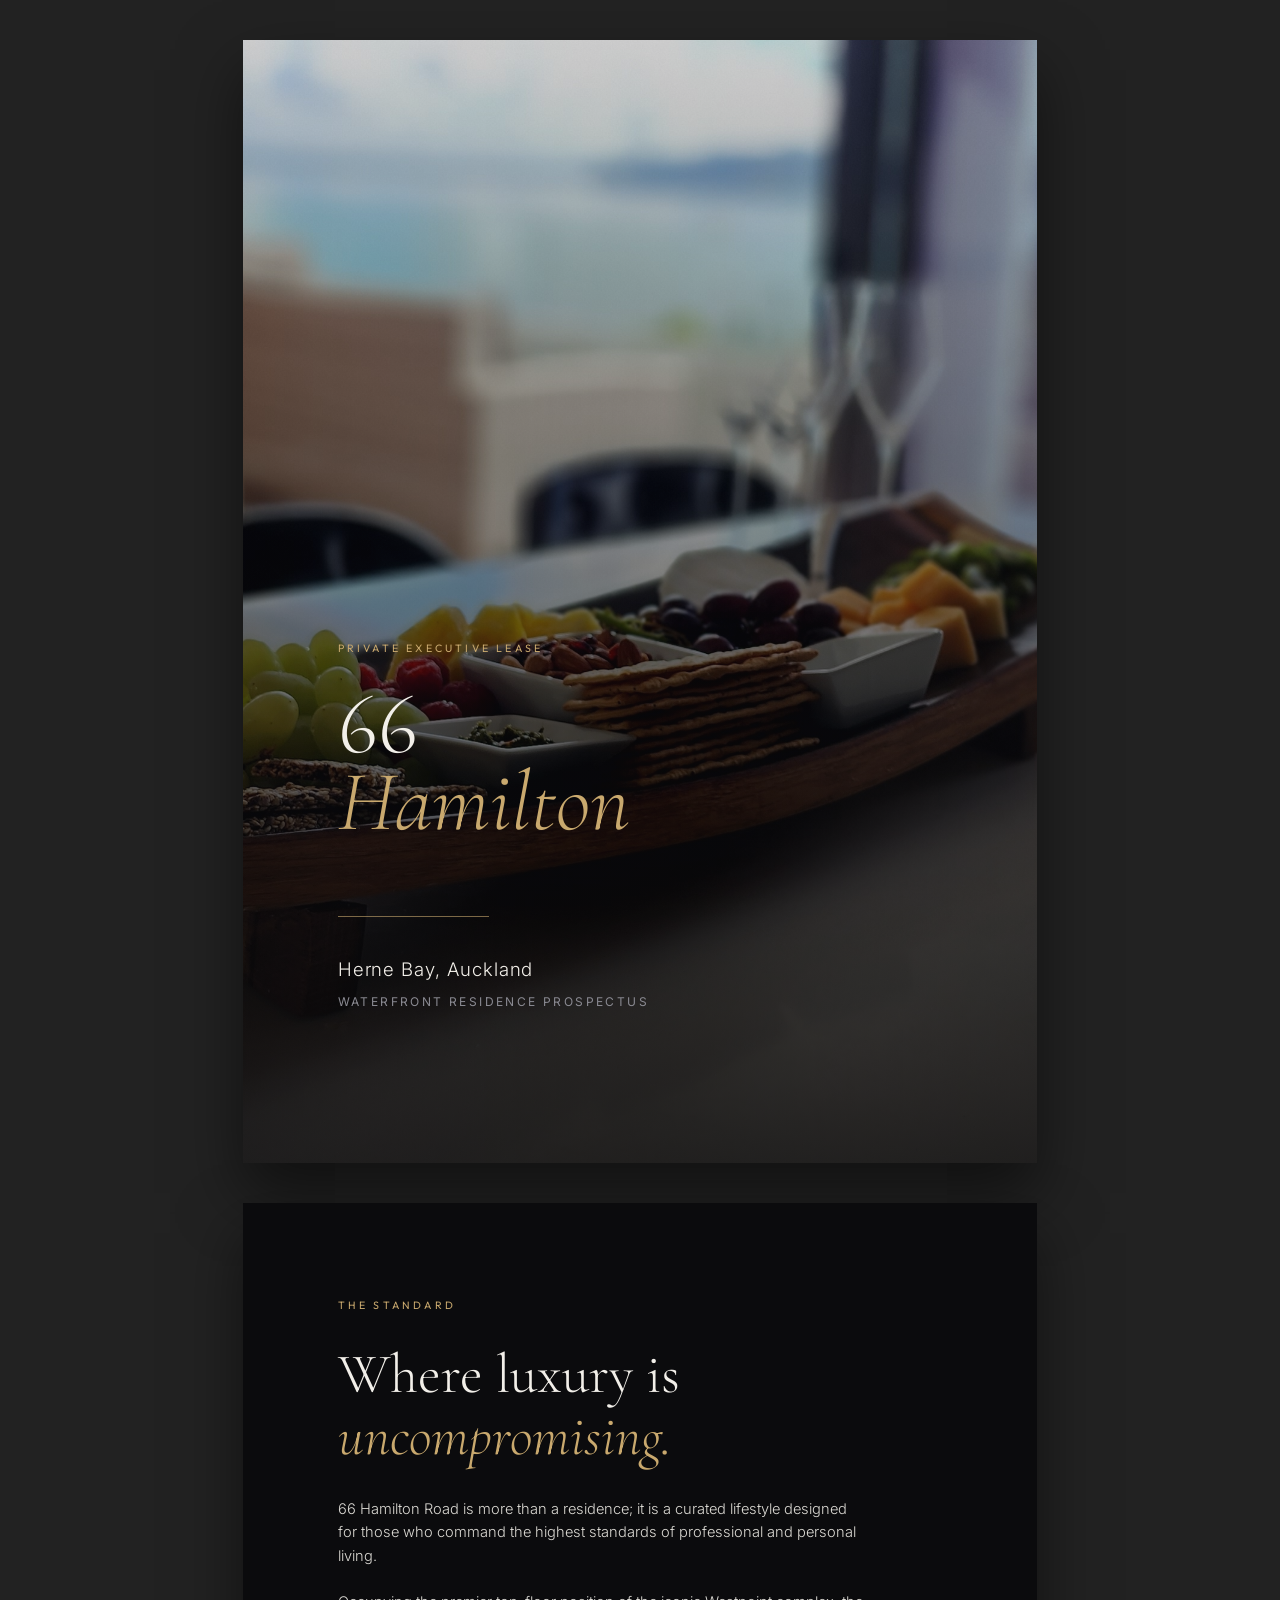
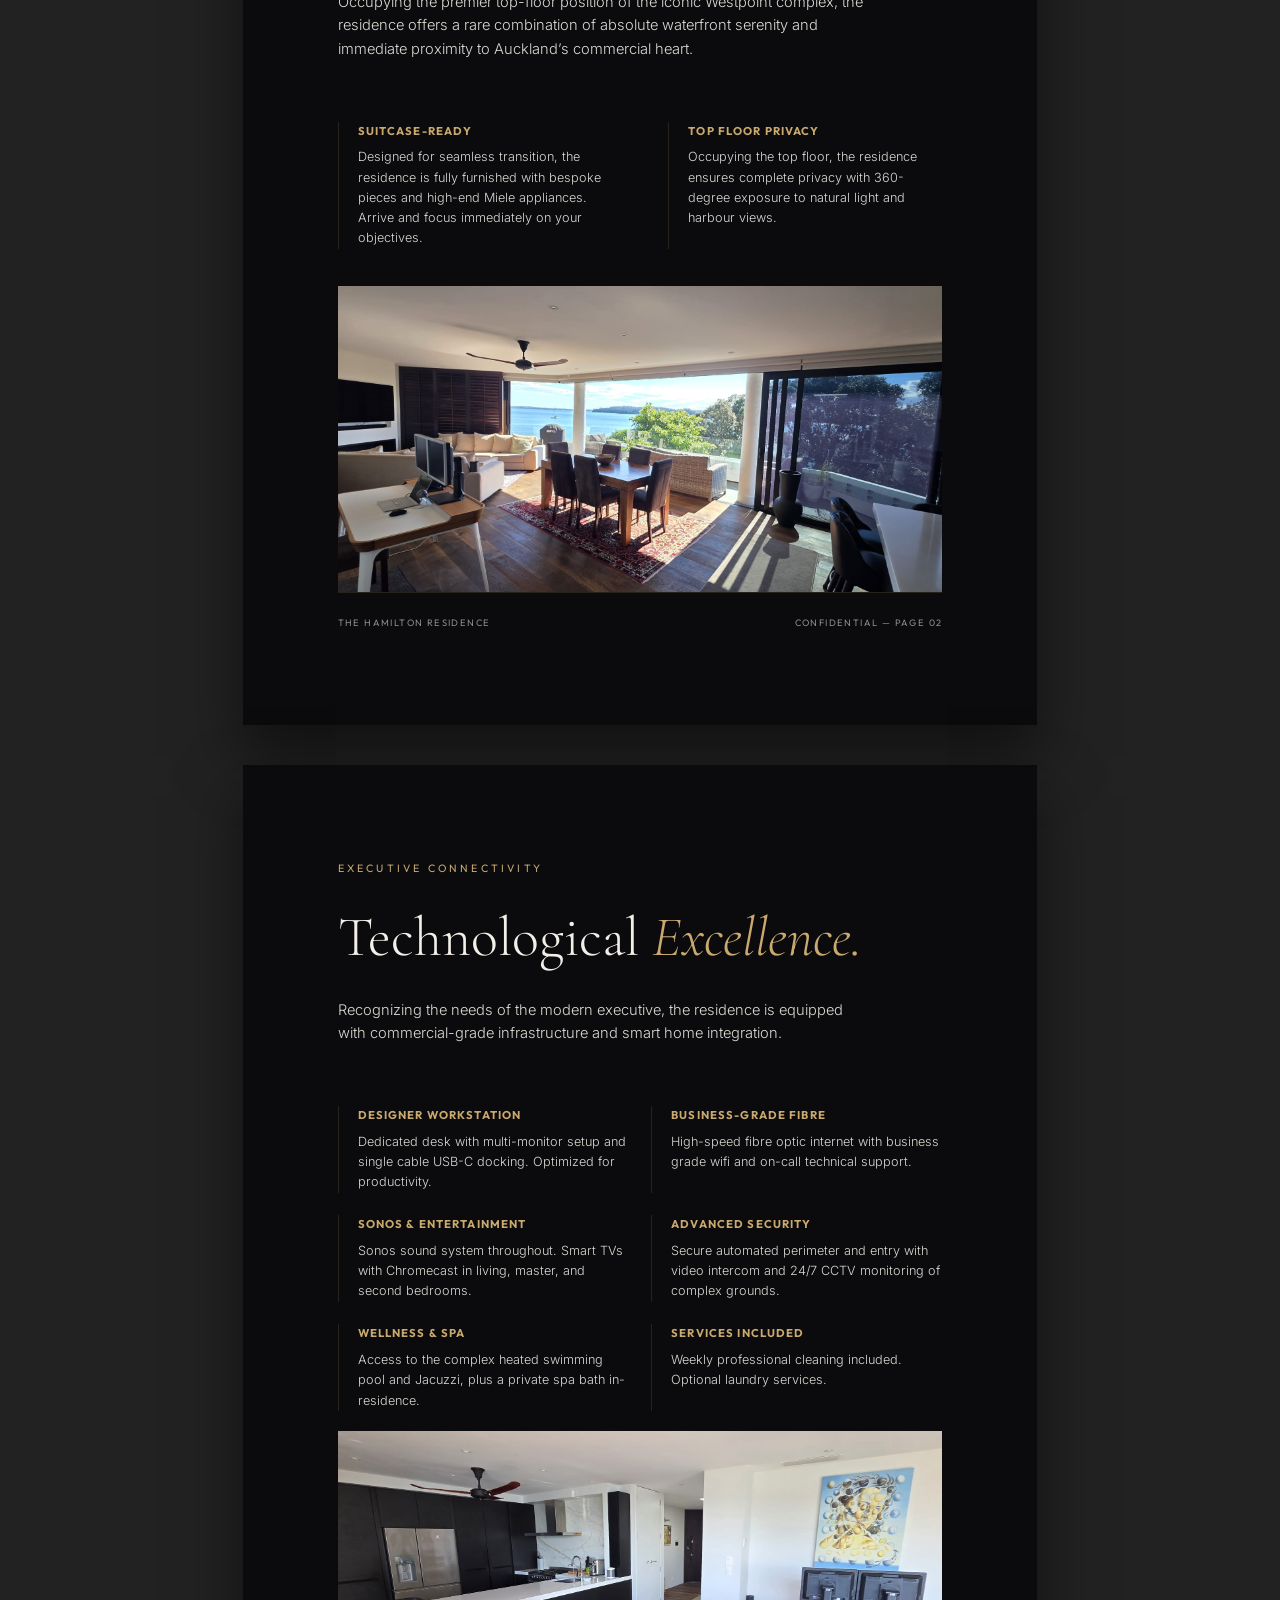
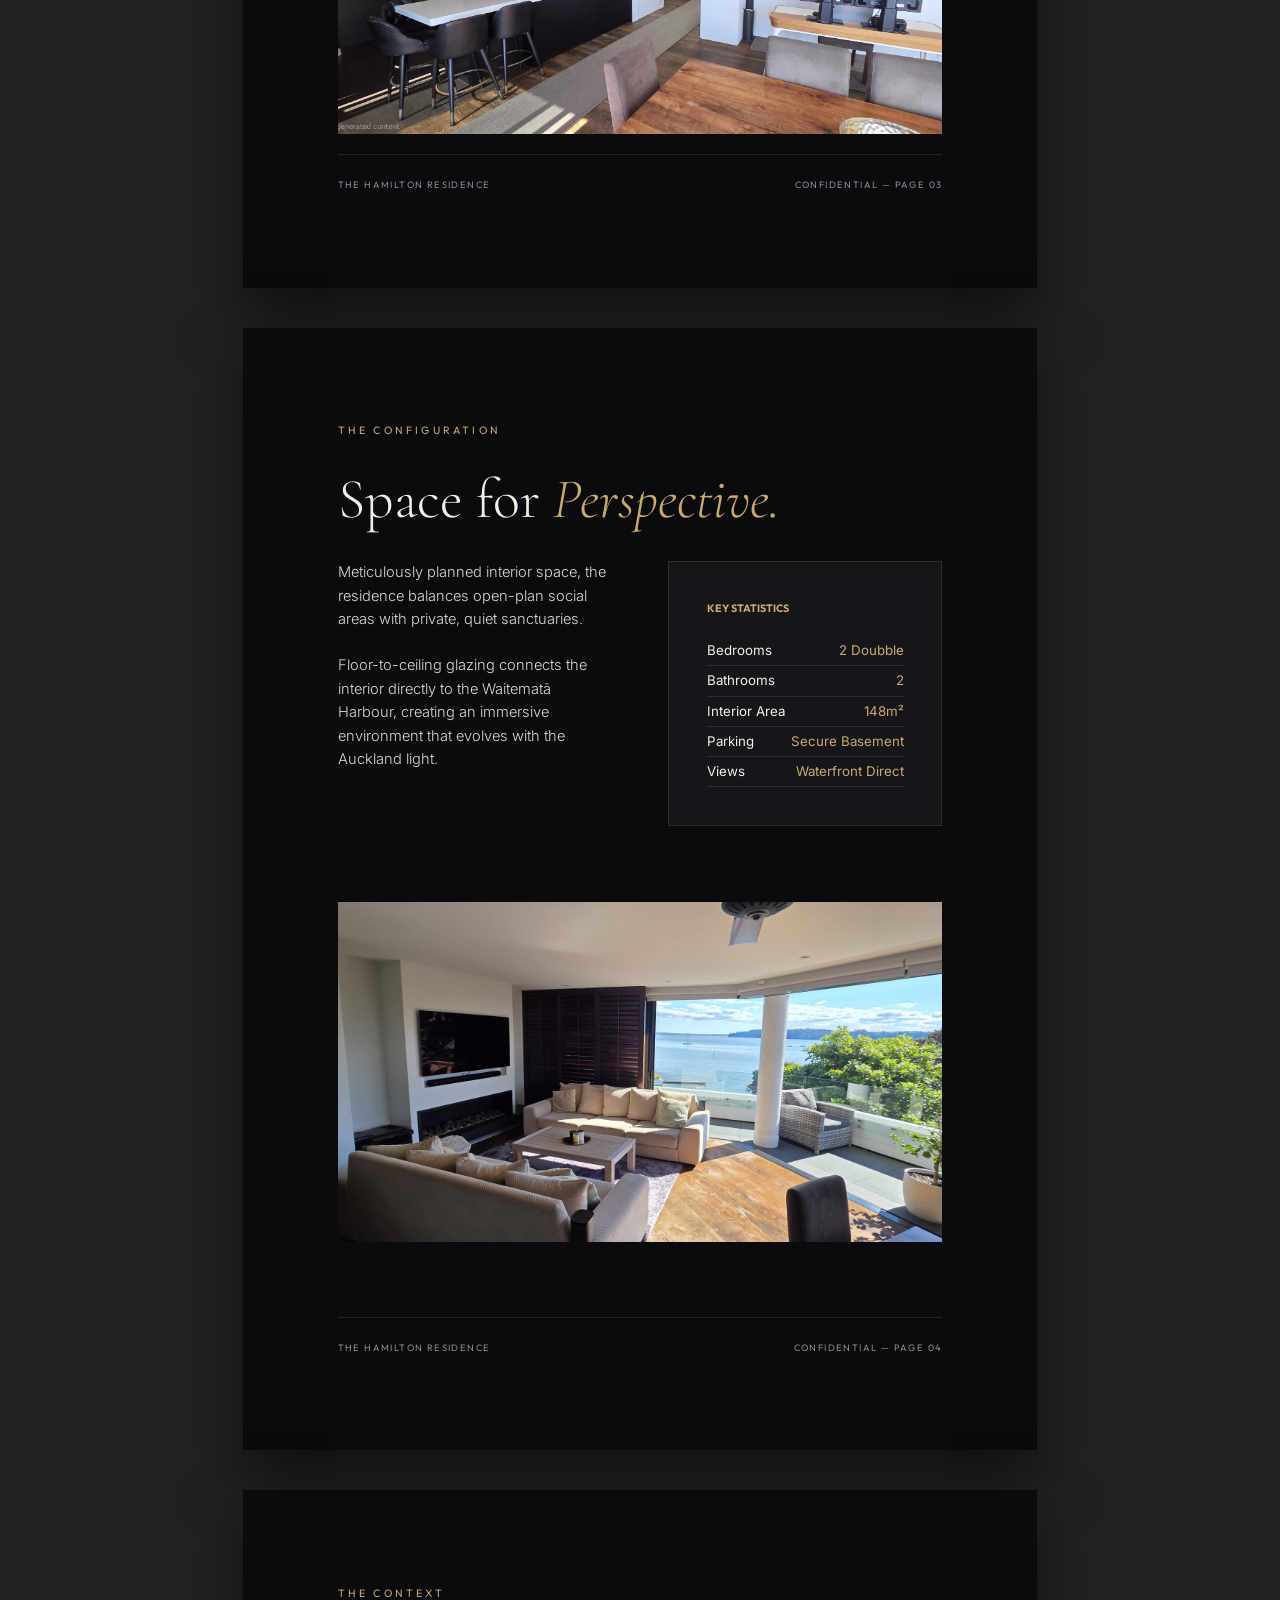
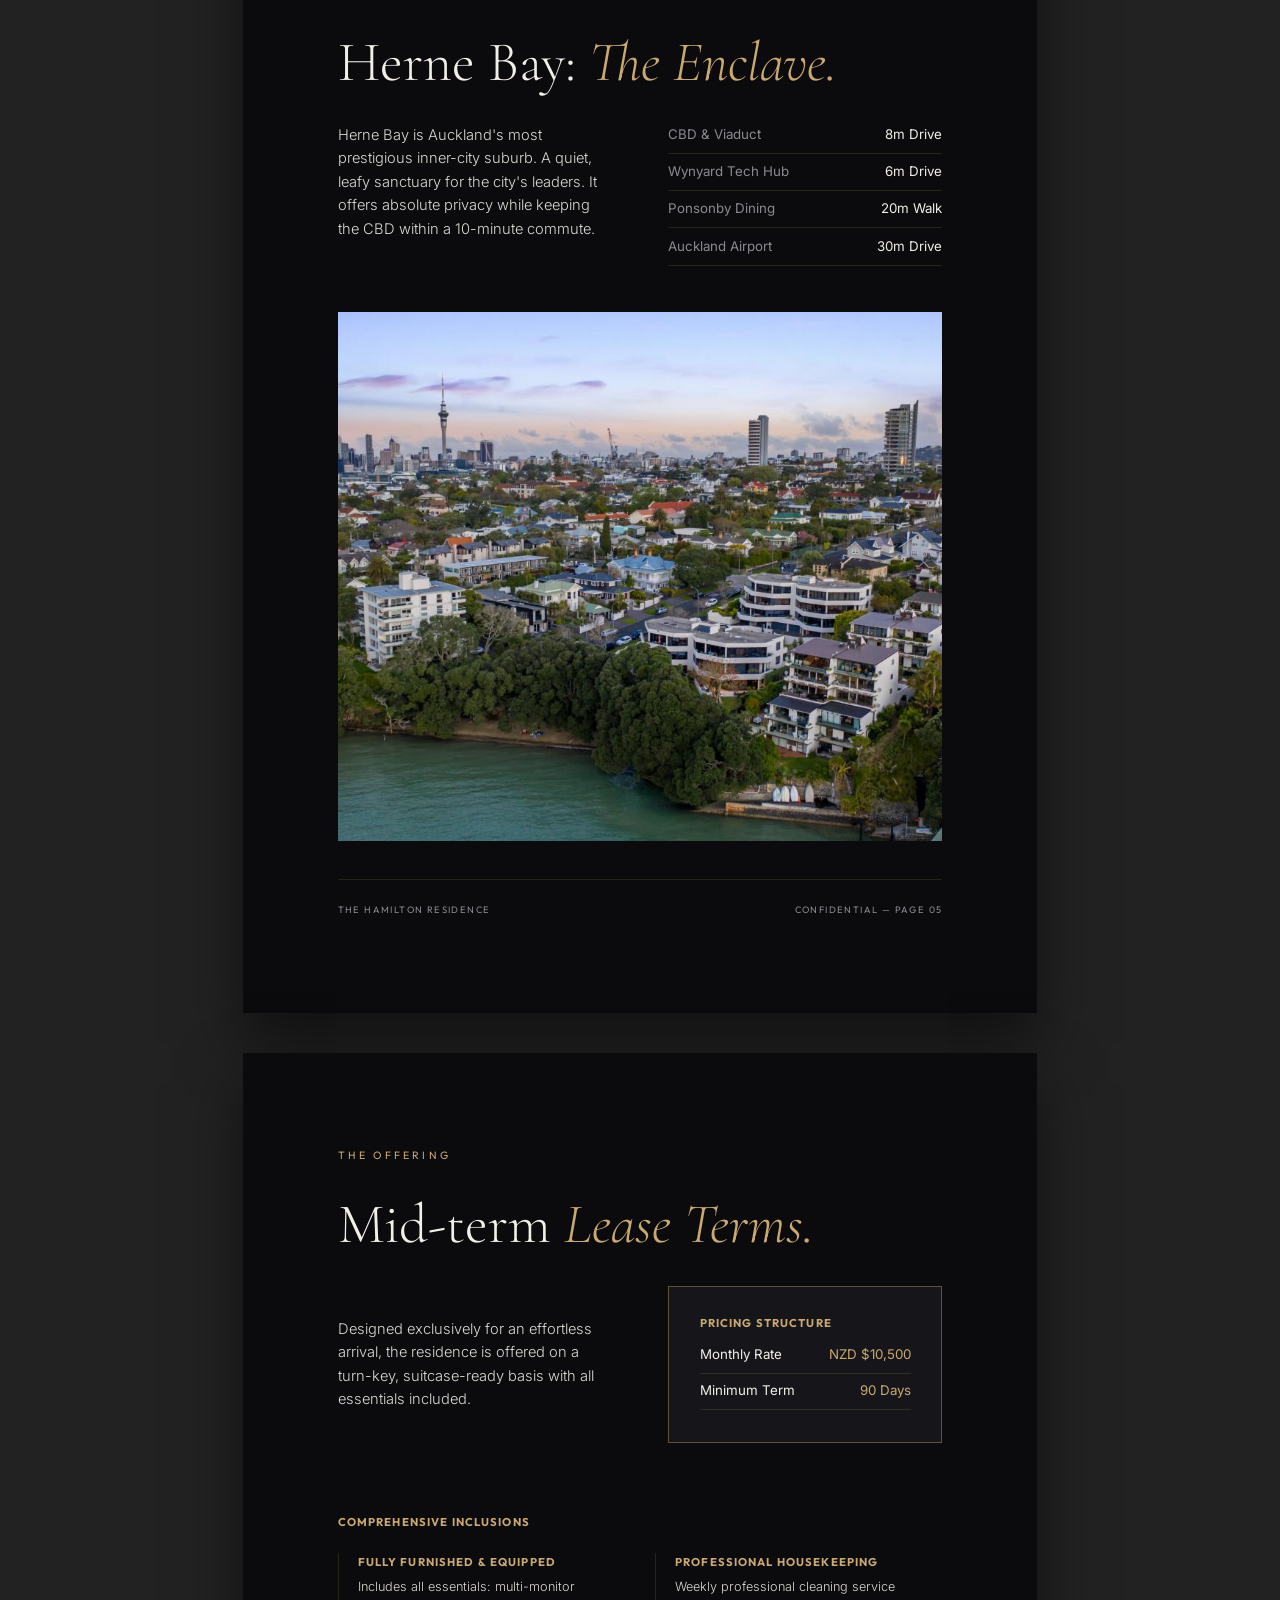
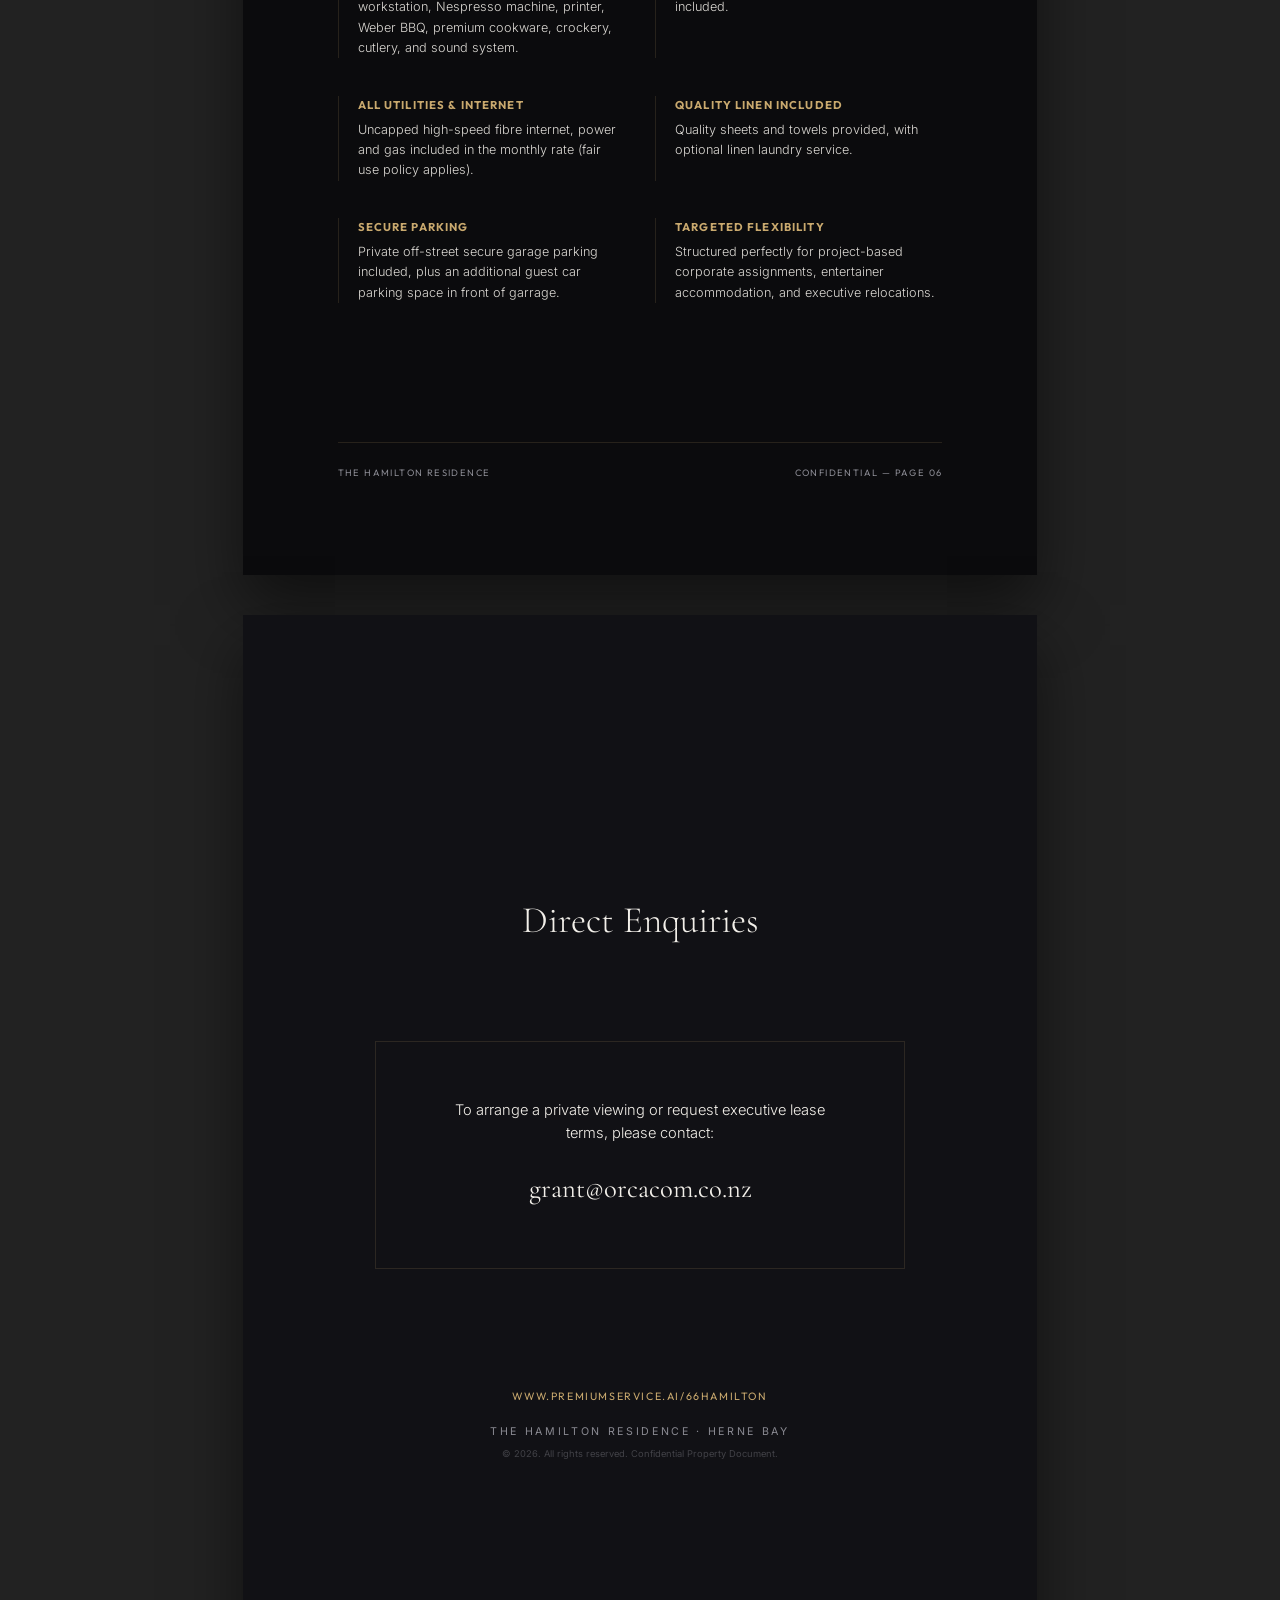
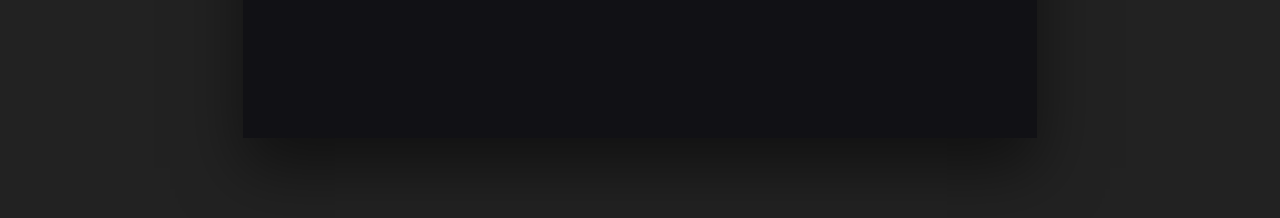
<file: prospectus-v2.html>
<!DOCTYPE html>
<html lang="en">

<head>
    <meta charset="UTF-8">
    <meta name="viewport" content="width=device-width, initial-scale=1.0">
    <title>66 Hamilton — Professional Prospectus</title>
    <link
        href="https://fonts.googleapis.com/css2?family=Cormorant+Garamond:ital,wght@0,300;0,400;0,600;1,300;1,400&family=Inter:wght@300;400;500&family=Outfit:wght@300;400;500;600&display=swap"
        rel="stylesheet">
    <style>
        :root {
            --bg: #0B0B0D;
            --bg-mid: #111115;
            --bg-card: #16161A;
            --text-primary: #F2EFE9;
            --text-muted: #8A8A92;
            --accent-gold: #C9A96E;
            --border: rgba(201, 169, 110, 0.15);
        }

        * {
            box-sizing: border-box;
            margin: 0;
            padding: 0;
        }

        body {
            background: #222;
            /* Preview background */
            color: var(--text-primary);
            font-family: 'Inter', sans-serif;
            line-height: 1.6;
            -webkit-print-color-adjust: exact !important;
            print-color-adjust: exact !important;
        }

        /* --- PDF / Print Specifics --- */
        @page {
            size: A4;
            margin: 0;
        }

        .page {
            width: 210mm;
            height: 297mm;
            overflow: hidden;
            position: relative;
            background: var(--bg);
            page-break-after: always;
            margin: 0 auto;
        }

        .page:last-child {
            page-break-after: auto;
        }

        /* --- Content Layout --- */
        .content-wrap {
            padding: 25mm;
            height: 100%;
            display: flex;
            flex-direction: column;
            position: relative;
            z-index: 2;
        }

        /* --- Typography --- */
        h1,
        h2,
        h3 {
            font-family: 'Cormorant Garamond', serif;
            font-weight: 300;
            color: var(--text-primary);
        }

        .eyebrow {
            font-family: 'Outfit', sans-serif;
            font-size: 8pt;
            letter-spacing: 0.3em;
            text-transform: uppercase;
            color: var(--accent-gold);
            margin-bottom: 8mm;
        }

        /* --- Components --- */
        .gold-line {
            height: 1px;
            background: var(--accent-gold);
            width: 40mm;
            margin: 10mm 0;
            opacity: 0.6;
        }

        .section-title {
            font-size: 42pt;
            line-height: 1.1;
            margin-bottom: 8mm;
        }

        .section-title em {
            font-style: italic;
            color: var(--accent-gold);
        }

        .section-body {
            font-size: 11pt;
            color: rgba(242, 239, 233, 0.9);
            font-weight: 300;
            margin-bottom: 6mm;
            max-width: 140mm;
        }

        /* --- Grid Systems --- */
        .grid-2 {
            display: grid;
            grid-template-columns: 1fr 1fr;
            gap: 15mm;
        }

        .amenity-grid {
            display: grid;
            grid-template-columns: 1fr 1fr;
            gap: 6mm;
            margin-top: 10mm;
        }

        .amenity-item {
            border-left: 1px solid var(--border);
            padding-left: 5mm;
        }

        .amenity-item h4 {
            font-family: 'Outfit', sans-serif;
            font-size: 8.5pt;
            letter-spacing: 0.1em;
            text-transform: uppercase;
            color: var(--accent-gold);
            margin-bottom: 2mm;
        }

        .amenity-item p {
            font-size: 9.5pt;
            color: var(--text-primary);
            opacity: 0.9;
            font-weight: 300;
        }

        /* --- Images --- */
        .img-full {
            position: absolute;
            inset: 0;
            width: 100%;
            height: 100%;
            object-fit: cover;
            z-index: 1;
        }

        .img-frame {
            width: 100%;
            height: 110mm;
            background-size: cover;
            background-position: center;
            margin-top: auto;
        }

        .img-overlay {
            position: absolute;
            inset: 0;
            background: linear-gradient(to bottom, rgba(11, 11, 13, 0.2) 0%, rgba(11, 11, 13, 0.85) 100%);
            z-index: 1;
        }

        /* --- Footer Info --- */
        .page-footer {
            margin-top: auto;
            border-top: 1px solid var(--border);
            padding-top: 6mm;
            display: flex;
            justify-content: space-between;
            align-items: center;
            font-family: 'Outfit', sans-serif;
            font-size: 7pt;
            letter-spacing: 0.15em;
            text-transform: uppercase;
            color: var(--text-muted);
        }

        /* --- Media Overrides --- */
        @media screen {
            body {
                padding: 40px 0;
            }

            .page {
                margin-bottom: 40px;
                box-shadow: 0 30px 60px rgba(0, 0, 0, 0.5);
            }
        }
    </style>
</head>

<body>

    <!-- PAGE 1: COVER -->
    <div class="page">
        <img src="assets/Platter.jpg" class="img-full" alt="66 Hamilton Waterfront">
        <div class="img-overlay"></div>
        <div class="content-wrap" style="justify-content: flex-end; padding-bottom: 40mm;">
            <p class="eyebrow">Private Executive Lease</p>
            <h1 style="font-size: 64pt; line-height: 0.9; margin-bottom: 10mm;">66<br><span
                    style="font-style: italic; color: var(--accent-gold);">Hamilton</span></h1>
            <div class="gold-line"></div>
            <p style="font-size: 14pt; font-weight: 300; letter-spacing: 0.05em;">Herne Bay, Auckland</p>
            <p
                style="font-size: 9pt; color: var(--text-muted); text-transform: uppercase; letter-spacing: 0.2em; margin-top: 2mm;">
                Waterfront Residence Prospectus</p>
        </div>
    </div>

    <!-- PAGE 2: INTRODUCTION -->
    <div class="page">
        <div class="content-wrap">
            <p class="eyebrow">The Standard</p>
            <h2 class="section-title">Where luxury is <em>uncompromising.</em></h2>

            <p class="section-body">66 Hamilton Road is more than a residence; it is a curated lifestyle designed for
                those who command the highest standards of professional and personal living.</p>

            <p class="section-body">Occupying the premier top-floor position of the iconic Westpoint complex, the
                residence offers a rare combination of absolute waterfront serenity and immediate proximity to
                Auckland’s commercial heart.</p>

            <div class="grid-2" style="margin-top: 10mm; margin-bottom: 10mm;">
                <div class="amenity-item">
                    <h4>Suitcase-Ready</h4>
                    <p>Designed for seamless transition, the residence is fully furnished with bespoke pieces and
                        high-end Miele appliances. Arrive and focus immediately on your objectives.</p>
                </div>
                <div class="amenity-item">
                    <h4>Top Floor Privacy</h4>
                    <p>Occupying the top floor, the residence ensures complete privacy with 360-degree exposure to
                        natural light and harbour views.</p>
                </div>
            </div>

            <div class="img-frame"
                style="background-image: url('assets/living_room1.jpeg'); background-position: center 60%; height: 130mm;">
            </div>

            <div class="page-footer">
                <span>The Hamilton Residence</span>
                <span>Confidential — Page 02</span>
            </div>
        </div>
    </div>

    <!-- PAGE 3: TECHNOLOGY & SERVICES -->
    <div class="page">
        <div class="content-wrap">
            <p class="eyebrow">Executive Connectivity</p>
            <h2 class="section-title">Technological <em>Excellence.</em></h2>

            <p class="section-body">Recognizing the needs of the modern executive, the residence is equipped with
                commercial-grade infrastructure and smart home integration.</p>

            <div class="amenity-grid">
                <div class="amenity-item">
                    <h4>Designer Workstation</h4>
                    <p>Dedicated desk with multi-monitor setup and single cable USB-C docking. Optimized for
                        productivity.</p>
                </div>
                <div class="amenity-item">
                    <h4>Business-Grade Fibre</h4>
                    <p>High-speed fibre optic internet with business grade wifi and on-call technical support.</p>
                </div>
                <div class="amenity-item">
                    <h4>Sonos & Entertainment</h4>
                    <p>Sonos sound system throughout. Smart TVs with Chromecast in living, master, and second
                        bedrooms.</p>
                </div>
                <div class="amenity-item">
                    <h4>Advanced Security</h4>
                    <p>Secure automated perimeter and entry with video intercom and 24/7 CCTV monitoring of complex
                        grounds.</p>
                </div>
                <div class="amenity-item">
                    <h4>Wellness & Spa</h4>
                    <p>Access to the complex heated swimming pool and Jacuzzi, plus a private spa bath in-residence.</p>
                </div>
                <div class="amenity-item">
                    <h4>Services included</h4>
                    <p>Weekly professional cleaning included. Optional laundry services.
                    </p>
                </div>
            </div>

            <div class="img-frame"
                style="background-image: url('assets/Kitchen-workstation2.jpeg'); height: 80mm; margin-top: auto;">
            </div>

            <div class="page-footer">
                <span>The Hamilton Residence</span>
                <span>Confidential — Page 03</span>
            </div>
        </div>
    </div>

    <!-- PAGE 4: THE RESIDENCE -->
    <div class="page">
        <div class="content-wrap">
            <p class="eyebrow">The Configuration</p>
            <h2 class="section-title">Space for <em>Perspective.</em></h2>

            <div class="grid-2">
                <div>
                    <p class="section-body">Meticulously planned interior space, the residence
                        balances open-plan social areas with private, quiet sanctuaries.</p>
                    <p class="section-body">Floor-to-ceiling glazing connects the interior directly to the Waitematā
                        Harbour, creating an immersive environment that evolves with the Auckland light.</p>
                </div>
                <div style="background: var(--bg-card); padding: 10mm; border: 1px solid var(--border);">
                    <h4
                        style="font-family:'Outfit'; font-size: 8pt; color: var(--accent-gold); text-transform: uppercase; margin-bottom: 5mm;">
                        Key Statistics</h4>
                    <ul style="list-style: none; font-size: 10pt; line-height: 2.2;">
                        <li
                            style="border-bottom: 1px solid var(--border); display: flex; justify-content: space-between;">
                            <span>Bedrooms</span> <span style="color: var(--accent-gold);">2 Doubble</span>
                        </li>
                        <li
                            style="border-bottom: 1px solid var(--border); display: flex; justify-content: space-between;">
                            <span>Bathrooms</span> <span style="color: var(--accent-gold);">2</span>
                        </li>
                        <li
                            style="border-bottom: 1px solid var(--border); display: flex; justify-content: space-between;">
                            <span>Interior Area</span> <span style="color: var(--accent-gold);">148m²</span>
                        </li>
                        <li
                            style="border-bottom: 1px solid var(--border); display: flex; justify-content: space-between;">
                            <span>Parking</span> <span style="color: var(--accent-gold);">Secure Basement</span>
                        </li>
                        <li
                            style="border-bottom: 1px solid var(--border); display: flex; justify-content: space-between;">
                            <span>Views</span> <span style="color: var(--accent-gold);">Waterfront Direct</span>
                        </li>
                    </ul>
                </div>
            </div>

            <div class="img-frame" style="background-image: url('assets/lounge.jpeg'); height: 90mm; margin-top: auto;">
            </div>

            <div class="page-footer">
                <span>The Hamilton Residence</span>
                <span>Confidential — Page 04</span>
            </div>
        </div>
    </div>

    <!-- PAGE 5: LOCATION -->
    <div class="page">
        <div class="content-wrap">
            <p class="eyebrow">The Context</p>
            <h2 class="section-title">Herne Bay: <em>The Enclave.</em></h2>

            <div class="grid-2">
                <div>
                    <p class="section-body">Herne Bay is Auckland's most prestigious inner-city suburb. A quiet, leafy
                        sanctuary for the city's leaders. It offers absolute privacy while keeping the CBD within a
                        10-minute commute.</p>
                </div>
                <div style="font-size: 10pt;">
                    <div
                        style="display: flex; justify-content: space-between; border-bottom: 1px solid var(--border); padding-bottom: 2mm; margin-bottom: 2mm;">
                        <span style="color: var(--text-muted);">CBD & Viaduct</span> <span>8m Drive</span>
                    </div>
                    <div
                        style="display: flex; justify-content: space-between; border-bottom: 1px solid var(--border); padding-bottom: 2mm; margin-bottom: 2mm;">
                        <span style="color: var(--text-muted);">Wynyard Tech Hub</span> <span>6m Drive</span>
                    </div>
                    <div
                        style="display: flex; justify-content: space-between; border-bottom: 1px solid var(--border); padding-bottom: 2mm; margin-bottom: 2mm;">
                        <span style="color: var(--text-muted);">Ponsonby Dining</span> <span>20m Walk</span>
                    </div>
                    <div
                        style="display: flex; justify-content: space-between; border-bottom: 1px solid var(--border); padding-bottom: 2mm; margin-bottom: 2mm;">
                        <span style="color: var(--text-muted);">Auckland Airport</span> <span>30m Drive</span>
                    </div>
                </div>
            </div>

            <div class="img-frame" style="background-image: url('assets/Ariel_view.jpg'); height: 140mm;"></div>

            <div class="page-footer">
                <span>The Hamilton Residence</span>
                <span>Confidential — Page 05</span>
            </div>
        </div>
    </div>

    <!-- PAGE 6: LEASE TERMS -->
    <div class="page">
        <div class="content-wrap">
            <p class="eyebrow">The Offering</p>
            <h2 class="section-title">Mid-term <em>Lease Terms.</em></h2>

            <div class="grid-2" style="align-items: center;">
                <div>
                    <p class="section-body" style="margin-bottom: 0;">Designed exclusively for an effortless arrival,
                        the residence is offered on a turn-key, suitcase-ready basis with all essentials included.</p>
                </div>
                <div style="background: var(--bg-card); padding: 7mm 8mm; border: 1px solid rgba(201, 169, 110, 0.4);">
                    <h4
                        style="font-family:'Outfit'; font-size: 8.5pt; letter-spacing: 0.1em; text-transform: uppercase; color: var(--accent-gold); margin-bottom: 3mm;">
                        Pricing Structure</h4>
                    <ul style="list-style: none; font-size: 10pt; line-height: 1.8; margin: 0; padding: 0;">
                        <li
                            style="border-bottom: 1px solid var(--border); display: flex; justify-content: space-between; padding-bottom: 1.5mm; margin-bottom: 1.5mm;">
                            <span>Monthly Rate</span> <span style="color: var(--accent-gold);">NZD $10,500</span>
                        </li>
                        <li
                            style="border-bottom: 1px solid var(--border); display: flex; justify-content: space-between; padding-bottom: 1.5mm; margin-bottom: 1.5mm;">
                            <span>Minimum Term</span> <span style="color: var(--accent-gold);">90 Days</span>
                        </li>
                    </ul>
                </div>
            </div>

            <div style="margin-top: auto; margin-bottom: auto;">
                <h4
                    style="font-family:'Outfit'; font-size: 8.5pt; letter-spacing: 0.1em; text-transform: uppercase; color: var(--accent-gold); margin-bottom: 6mm;">
                    Comprehensive Inclusions</h4>
                <div class="amenity-grid" style="margin-top: 0; gap: 10mm 8mm;">
                    <div class="amenity-item">
                        <h4 style="margin-bottom: 1.5mm;">Fully Furnished & Equipped</h4>
                        <p>Includes all essentials: multi-monitor workstation, Nespresso machine, printer, Weber BBQ,
                            premium cookware, crockery, cutlery, and sound system.</p>
                    </div>
                    <div class="amenity-item">
                        <h4 style="margin-bottom: 1.5mm;">Professional Housekeeping</h4>
                        <p>Weekly professional cleaning service included.</p>
                    </div>
                    <div class="amenity-item">
                        <h4 style="margin-bottom: 1.5mm;">All Utilities & Internet</h4>
                        <p>Uncapped high-speed fibre internet, power and gas included in the monthly rate (fair use
                            policy applies).</p>
                    </div>
                    <div class="amenity-item">
                        <h4 style="margin-bottom: 1.5mm;">Quality Linen Included</h4>
                        <p>Quality sheets and towels provided, with optional linen laundry service.</p>
                    </div>
                    <div class="amenity-item">
                        <h4 style="margin-bottom: 1.5mm;">Secure Parking</h4>
                        <p>Private off-street secure garage parking included, plus an additional guest car
                            parking space in front of garrage.</p>
                    </div>
                    <div class="amenity-item">
                        <h4 style="margin-bottom: 1.5mm;">Targeted Flexibility</h4>
                        <p>Structured perfectly for project-based corporate assignments, entertainer accommodation, and
                            executive relocations.</p>
                    </div>
                </div>
            </div>

            <div class="page-footer">
                <span>The Hamilton Residence</span>
                <span>Confidential — Page 06</span>
            </div>
        </div>
    </div>

    <!-- PAGE 7: BACK COVER -->
    <div class="page" style="background: var(--bg-mid);">
        <div class="content-wrap" style="text-align: center; justify-content: center;">
            <div style="margin-bottom: 20mm;">
                <h3 style="font-size: 28pt; margin-bottom: 4mm;">Direct Enquiries</h3>
            </div>

            <div style="padding: 15mm; border: 1px solid var(--border); max-width: 140mm; margin: 0 auto;">
                <p style="font-size: 11pt; font-weight: 300; margin-bottom: 6mm;">To arrange a private viewing or
                    request executive lease terms, please contact:</p>
                <p style="font-family: 'Cormorant Garamond'; font-size: 20pt;"><a href="mailto:grant@orcacom.co.nz"
                        style="color: var(--text-primary); text-decoration: none;">grant@orcacom.co.nz</a></p>
            </div>

            <div style="margin-top: 30mm;">
                <p style="margin-bottom: 4mm;"><a href="https://www.premiumservice.ai/66hamilton"
                        style="font-family: 'Outfit', sans-serif; font-size: 8pt; color: var(--accent-gold); text-decoration: none; letter-spacing: 0.15em; text-transform: uppercase;">www.premiumservice.ai/66hamilton</a>
                </p>
                <p style="font-size: 8pt; color: var(--text-muted); text-transform: uppercase; letter-spacing: 0.25em;">
                    The Hamilton Residence &middot; Herne Bay</p>
                <p style="font-size: 7pt; color: var(--text-muted); opacity: 0.4; margin-top: 2mm;">© 2026. All rights
                    reserved. Confidential Property Document.</p>
            </div>
        </div>
    </div>

</body>

</html>
</file>
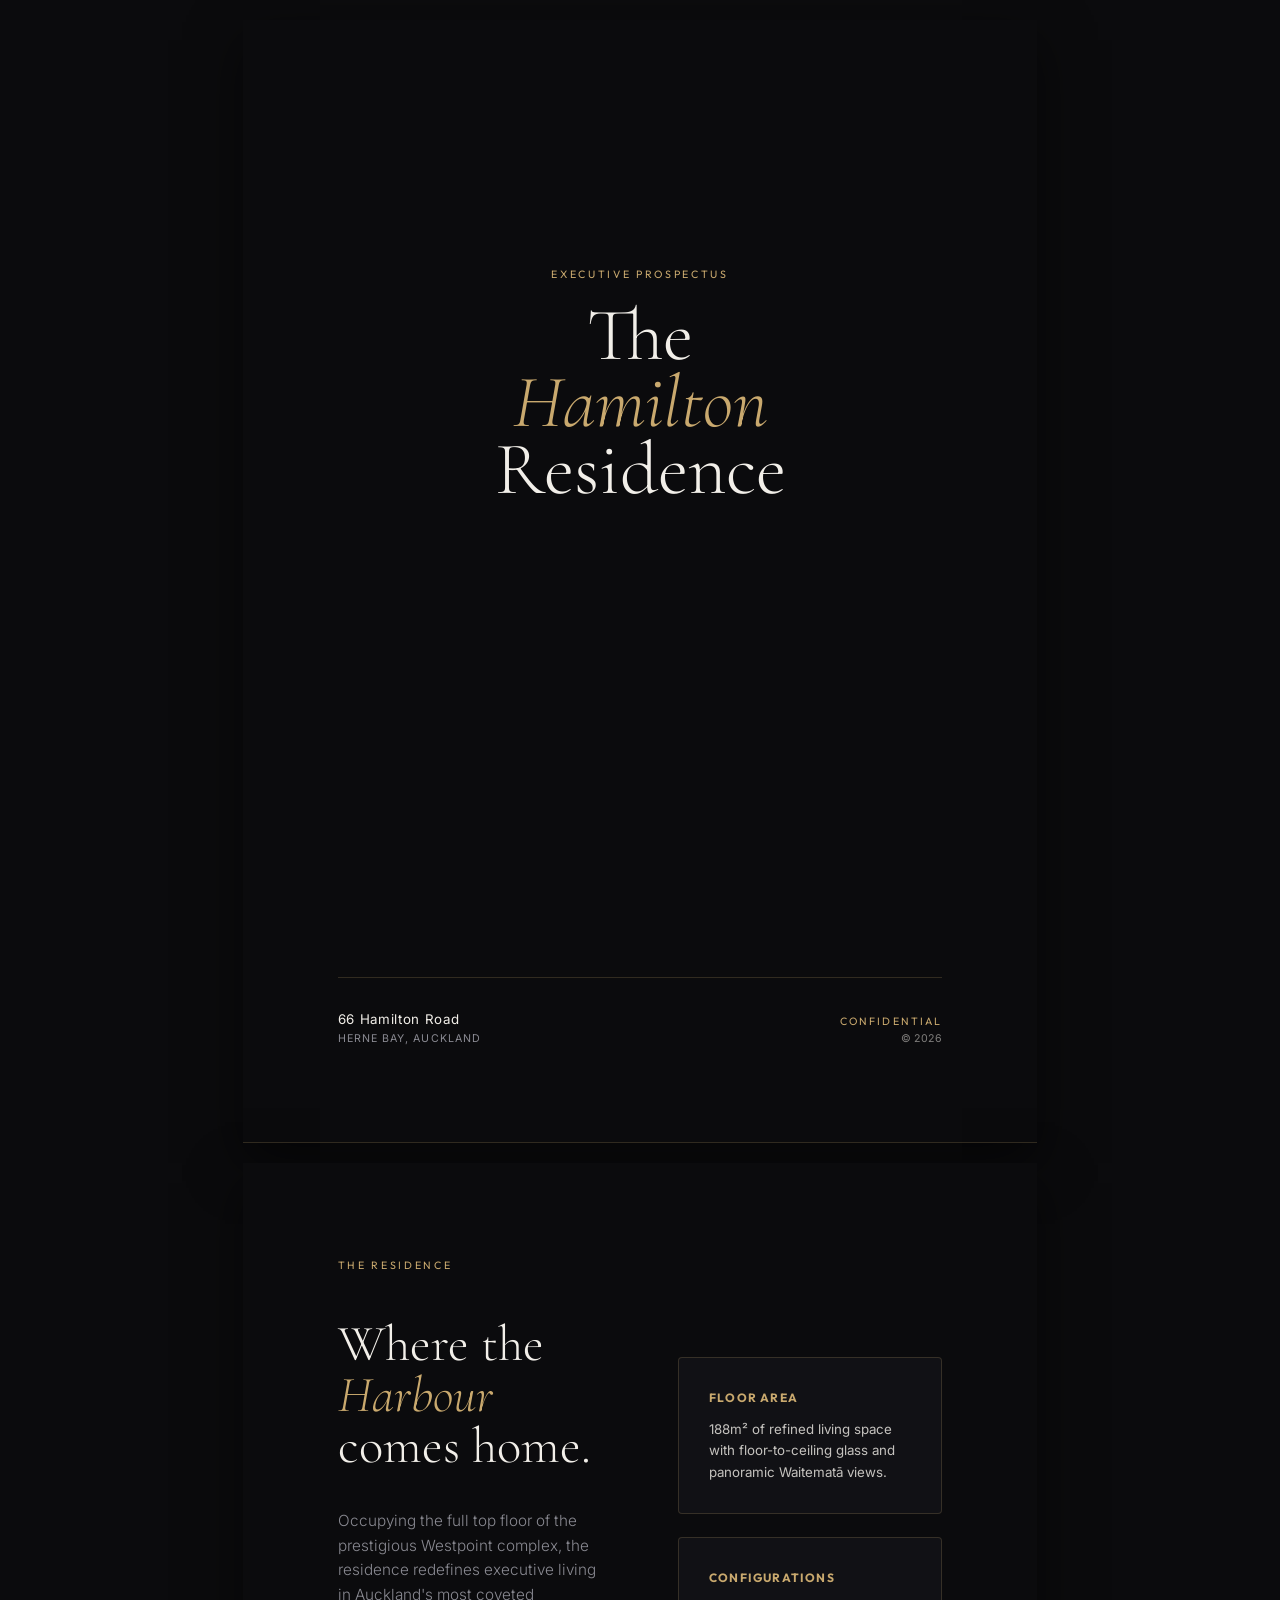
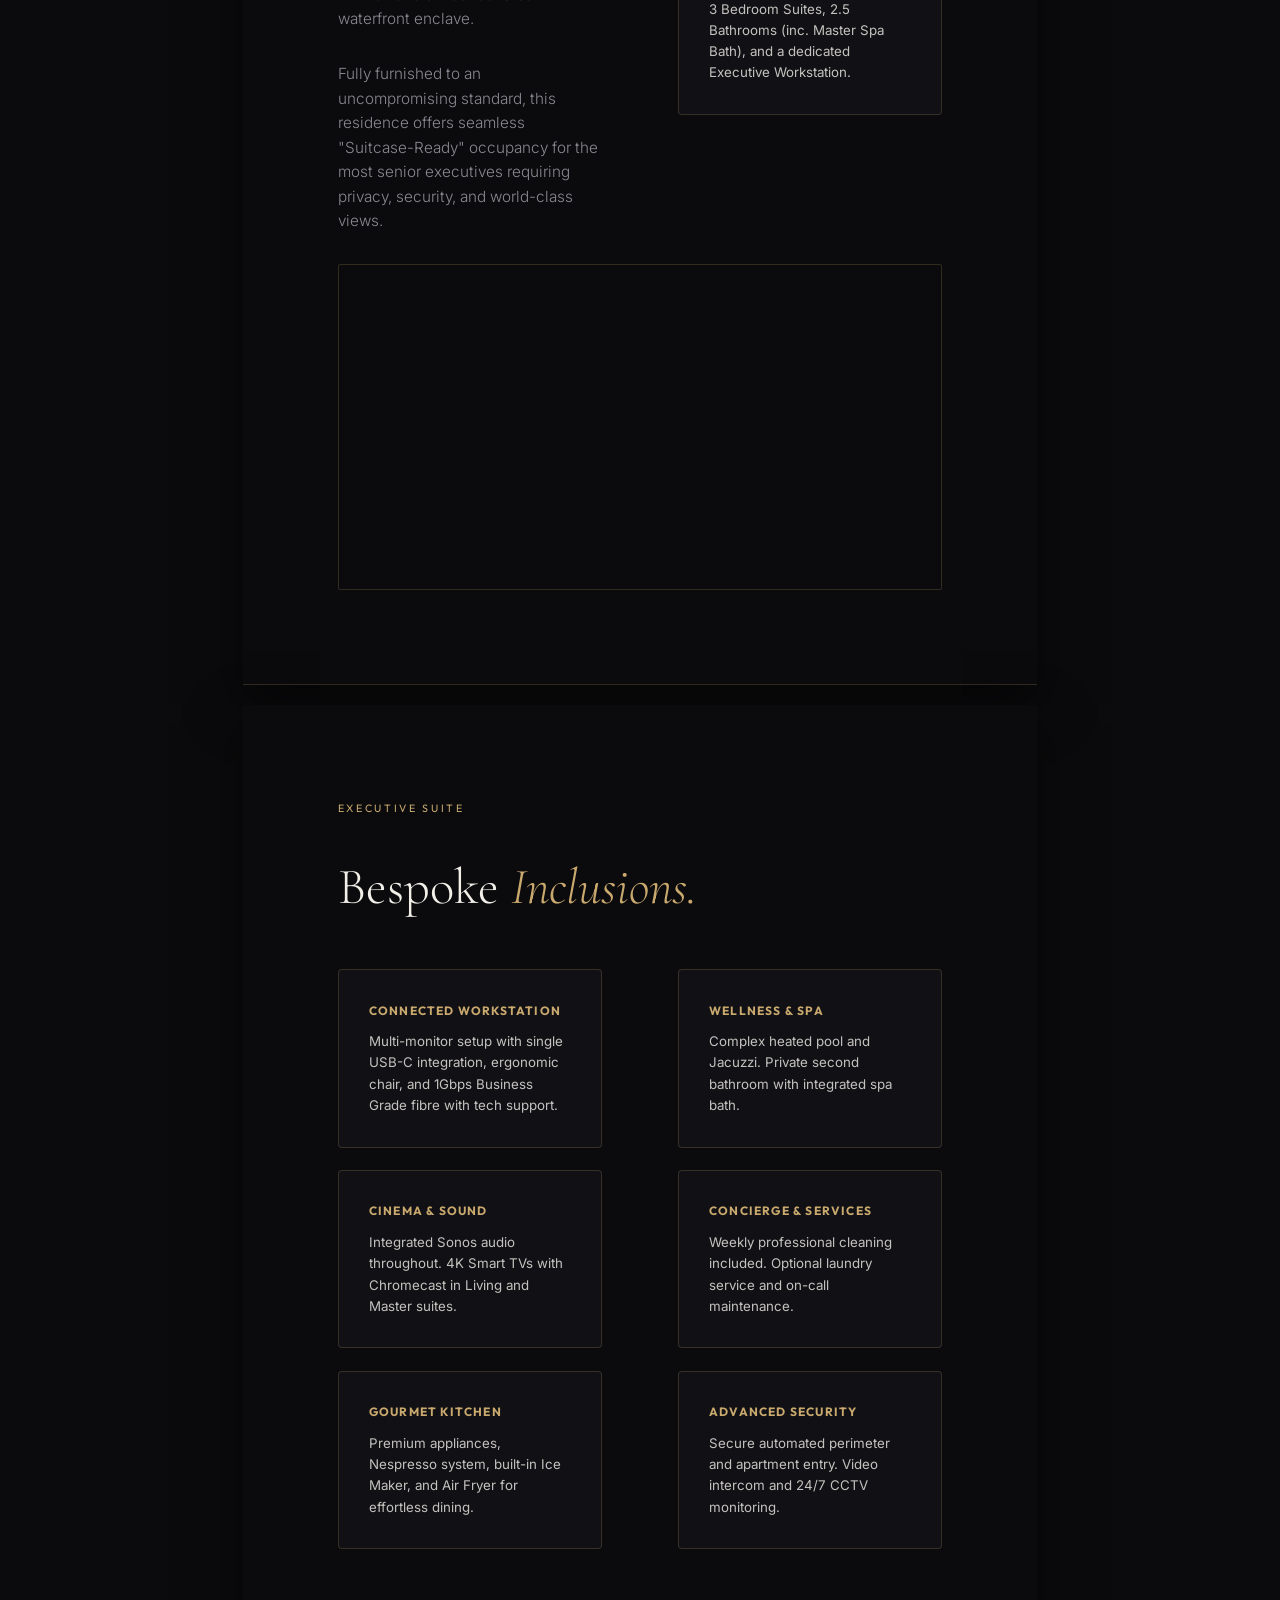
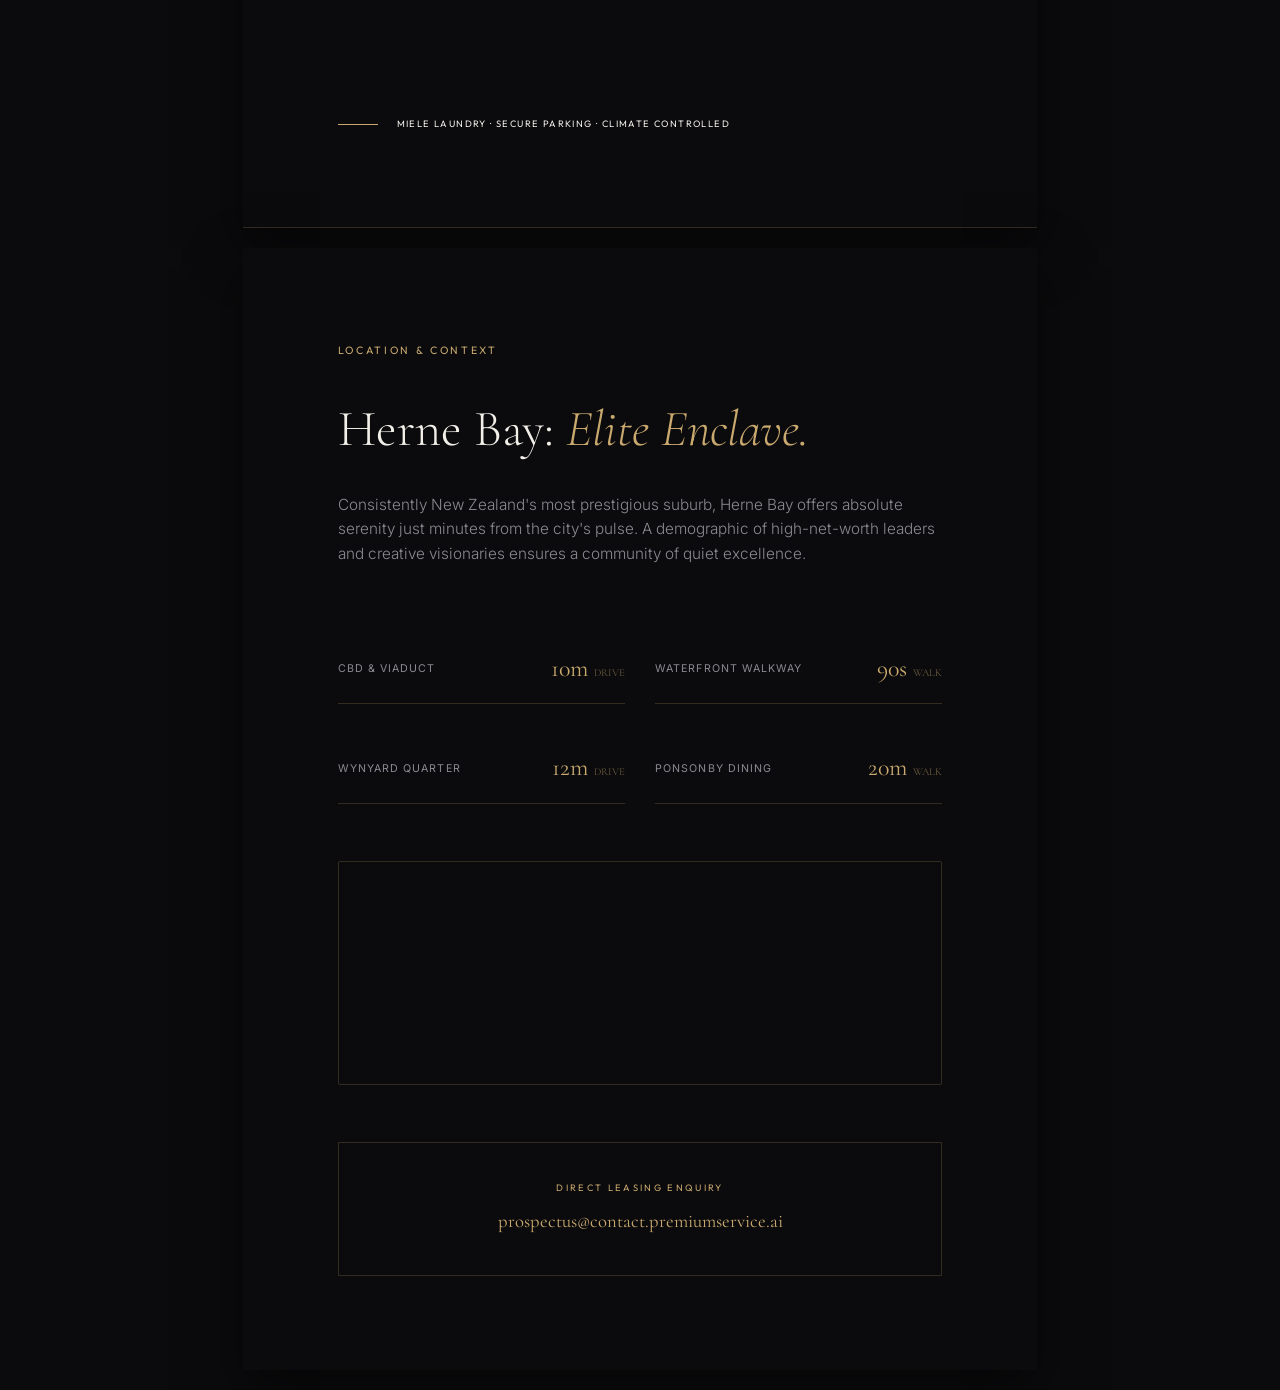
<file: prospectus.html>
<!DOCTYPE html>
<html lang="en">
<head>
    <meta charset="UTF-8">
    <meta name="viewport" content="width=device-width, initial-scale=1.0">
    <title>The Hamilton Residence — Executive Prospectus</title>
    <link href="https://fonts.googleapis.com/css2?family=Cormorant+Garamond:ital,wght@0,300;0,400;0,600;1,300;1,400&family=Inter:wght@300;400;500&family=Outfit:wght@300;400;500;600&display=swap" rel="stylesheet">
    <style>
        :root {
            --bg: #0B0B0D;
            --bg-card: #111115;
            --text-primary: #F2EFE9;
            --text-muted: #8A8A92;
            --accent-gold: #C9A96E;
            --border: rgba(201, 169, 110, 0.2);
        }

        * { box-sizing: border-box; margin: 0; padding: 0; }
        
        body {
            background: var(--bg);
            color: var(--text-primary);
            font-family: 'Inter', sans-serif;
            line-height: 1.6;
            -webkit-print-color-adjust: exact !important;
            print-color-adjust: exact !important;
        }

        /* --- PDF / Print Specifics --- */
        @page {
            size: A4;
            margin: 0;
        }
        
        .page {
            width: 210mm;
            height: 297mm;
            overflow: hidden;
            position: relative;
            background: var(--bg);
            page-break-after: always;
            border-bottom: 1px solid var(--border);
        }

        .page:last-child {
            border-bottom: none;
            page-break-after: auto;
        }

        /* --- Layout --- */
        .content-wrap {
            padding: 25mm;
            height: 100%;
            display: flex;
            flex-direction: column;
            position: relative;
            z-index: 2;
        }

        /* --- Typography --- */
        h1, h2, h3 { font-family: 'Cormorant Garamond', serif; font-weight: 300; }
        .eyebrow {
            font-family: 'Outfit', sans-serif;
            font-size: 8pt;
            letter-spacing: 0.25em;
            text-transform: uppercase;
            color: var(--accent-gold);
            margin-bottom: 12mm;
        }

        /* --- Cover Page --- */
        .cover-hero {
            position: absolute;
            inset: 0;
            background: url('https://www.premiumservice.ai/assets/hero-platter.jpg') center/cover no-repeat;
        }
        .hero-overlay {
            position: absolute;
            inset: 0;
            background: linear-gradient(to bottom, rgba(11,11,13,0.3) 0%, rgba(11,11,13,0.9) 100%);
        }
        .cover-footer {
            margin-top: auto;
            border-top: 1px solid var(--border);
            padding-top: 8mm;
            display: flex;
            justify-content: space-between;
            align-items: flex-end;
        }

        /* --- Features & Grids --- */
        .grid-2 { display: grid; grid-template-columns: 1fr 1fr; gap: 20mm; }
        .section-title { font-size: 38pt; line-height: 1; margin-bottom: 10mm; }
        .section-title em { font-style: italic; color: var(--accent-gold); }
        .section-body { font-size: 11.5pt; color: var(--text-muted); font-weight: 300; margin-bottom: 8mm; }

        .feature-box {
            background: var(--bg-card);
            border: 1px solid var(--border);
            padding: 8mm;
            margin-bottom: 6mm;
            border-radius: 4px;
        }
        .feature-box h4 {
            font-family: 'Outfit', sans-serif;
            font-size: 9pt;
            letter-spacing: 0.1em;
            color: var(--accent-gold);
            text-transform: uppercase;
            margin-bottom: 3mm;
        }
        .feature-box p { font-size: 10pt; color: var(--text-primary); opacity: 0.8; }

        /* --- Location Section --- */
        .location-grid {
            display: grid;
            grid-template-columns: repeat(2, 1fr);
            gap: 8mm;
            margin-top: 10mm;
        }
        .loc-item {
            display: flex;
            justify-content: space-between;
            border-bottom: 1px solid var(--border);
            padding: 4mm 0;
        }
        .loc-val { color: var(--accent-gold); font-family: 'Cormorant Garamond', serif; font-size: 18pt; }
        .loc-lbl { font-size: 8pt; text-transform: uppercase; letter-spacing: 0.1em; color: var(--text-muted); align-self: center; }

        /* --- Image Frames --- */
        .img-frame {
            width: 100%;
            height: 100mm;
            background-size: cover;
            background-position: center;
            border-radius: 2px;
            border: 1px solid var(--border);
        }

        /* --- Print Buttons/Links --- */
        .no-print { display: none; }
        @media screen {
            .page { margin: 20px auto; box-shadow: 0 20px 50px rgba(0,0,0,0.5); }
        }

    </style>
</head>
<body>

    <!-- PAGE 1: CINEMATIC COVER -->
    <div class="page">
        <div class="cover-hero"></div>
        <div class="hero-overlay"></div>
        <div class="content-wrap">
            <div style="text-align: center; margin-top: 40mm;">
                <p class="eyebrow" style="margin-bottom: 5mm;">Executive Prospectus</p>
                <h1 style="font-size: 56pt; line-height: 0.9;">The<br><span style="font-style: italic; color: var(--accent-gold);">Hamilton</span><br>Residence</h1>
            </div>
            
            <div class="cover-footer">
                <div>
                    <p style="font-size: 10pt; letter-spacing: 0.05em;">66 Hamilton Road</p>
                    <p style="font-size: 8pt; color: var(--text-muted); text-transform: uppercase; letter-spacing: 0.1em;">Herne Bay, Auckland</p>
                </div>
                <div style="text-align: right;">
                    <p style="font-family: 'Outfit', sans-serif; font-size: 8pt; letter-spacing: 0.2em; color: var(--accent-gold);">CONFIDENTIAL</p>
                    <p style="font-size: 8pt; opacity: 0.5;">© 2026</p>
                </div>
            </div>
        </div>
    </div>

    <!-- PAGE 2: THE RESIDENCE -->
    <div class="page">
        <div class="content-wrap">
            <p class="eyebrow">The Residence</p>
            <div class="grid-2">
                <div>
                    <h2 class="section-title">Where the<br><em>Harbour</em><br>comes home.</h2>
                    <p class="section-body">Occupying the full top floor of the prestigious Westpoint complex, the residence redefines executive living in Auckland's most coveted waterfront enclave.</p>
                    <p class="section-body">Fully furnished to an uncompromising standard, this residence offers seamless "Suitcase-Ready" occupancy for the most senior executives requiring privacy, security, and world-class views.</p>
                </div>
                <div style="padding-top: 10mm;">
                    <div class="feature-box">
                        <h4>Floor Area</h4>
                        <p>188m² of refined living space with floor-to-ceiling glass and panoramic Waitematā views.</p>
                    </div>
                    <div class="feature-box">
                        <h4>Configurations</h4>
                        <p>3 Bedroom Suites, 2.5 Bathrooms (inc. Master Spa Bath), and a dedicated Executive Workstation.</p>
                    </div>
                </div>
            </div>
            <div class="img-frame" style="background-image: url('https://www.premiumservice.ai/assets/sunset-living.jpg'); height: 120mm; margin-top: auto;"></div>
        </div>
    </div>

    <!-- PAGE 3: EXECUTIVE SUITE -->
    <div class="page">
        <div class="content-wrap">
            <p class="eyebrow">Executive Suite</p>
            <h2 class="section-title" style="margin-bottom: 15mm;">Bespoke <em>Inclusions.</em></h2>
            
            <div class="grid-2">
                <div>
                    <div class="feature-box">
                        <h4>Connected Workstation</h4>
                        <p>Multi-monitor setup with single USB-C integration, ergonomic chair, and 1Gbps Business Grade fibre with tech support.</p>
                    </div>
                    <div class="feature-box">
                        <h4>Cinema & Sound</h4>
                        <p>Integrated Sonos audio throughout. 4K Smart TVs with Chromecast in Living and Master suites.</p>
                    </div>
                    <div class="feature-box">
                        <h4>Gourmet Kitchen</h4>
                        <p>Premium appliances, Nespresso system, built-in Ice Maker, and Air Fryer for effortless dining.</p>
                    </div>
                </div>
                <div>
                    <div class="feature-box">
                        <h4>Wellness & Spa</h4>
                        <p>Complex heated pool and Jacuzzi. Private second bathroom with integrated spa bath.</p>
                    </div>
                    <div class="feature-box">
                        <h4>Concierge & Services</h4>
                        <p>Weekly professional cleaning included. Optional laundry service and on-call maintenance.</p>
                    </div>
                    <div class="feature-box">
                        <h4>Advanced Security</h4>
                        <p>Secure automated perimeter and apartment entry. Video intercom and 24/7 CCTV monitoring.</p>
                    </div>
                </div>
            </div>

            <div style="margin-top: auto; display: flex; gap: 5mm; align-items: center;">
                <div style="width: 40px; height: 1px; background: var(--accent-gold);"></div>
                <p style="font-family: 'Outfit', sans-serif; font-size: 7pt; letter-spacing: 0.15em; text-transform: uppercase;">Miele Laundry &middot; Secure Parking &middot; Climate Controlled</p>
            </div>
        </div>
    </div>

    <!-- PAGE 4: LOCATION -->
    <div class="page">
        <div class="content-wrap">
            <p class="eyebrow">Location & Context</p>
            <h2 class="section-title">Herne Bay: <em>Elite Enclave.</em></h2>
            
            <p class="section-body">Consistently New Zealand's most prestigious suburb, Herne Bay offers absolute serenity just minutes from the city's pulse. A demographic of high-net-worth leaders and creative visionaries ensures a community of quiet excellence.</p>
            
            <div class="location-grid">
                <div class="loc-item"><span class="loc-lbl">CBD & Viaduct</span> <span class="loc-val">10m <small style="font-size: 8pt; opacity: 0.5;">DRIVE</small></span></div>
                <div class="loc-item"><span class="loc-lbl">Waterfront Walkway</span> <span class="loc-val">90s <small style="font-size: 8pt; opacity: 0.5;">WALK</small></span></div>
                <div class="loc-item"><span class="loc-lbl">Wynyard Quarter</span> <span class="loc-val">12m <small style="font-size: 8pt; opacity: 0.5;">DRIVE</small></span></div>
                <div class="loc-item"><span class="loc-lbl">Ponsonby Dining</span> <span class="loc-val">20m <small style="font-size: 8pt; opacity: 0.5;">WALK</small></span></div>
            </div>

            <div class="img-frame" style="background-image: url('https://www.premiumservice.ai/assets/Ariel_view.jpg'); margin-top: 15mm; flex-grow: 1;"></div>

            <div style="margin-top: 15mm; padding: 10mm; border: 1px solid var(--border); text-align: center;">
                <p class="eyebrow" style="margin-bottom: 3mm; font-size: 7pt;">Direct Leasing Enquiry</p>
                <p style="font-family: 'Cormorant Garamond', serif; font-size: 14pt; color: var(--accent-gold);">prospectus@contact.premiumservice.ai</p>
            </div>
        </div>
    </div>

</body>
</html>
</file>
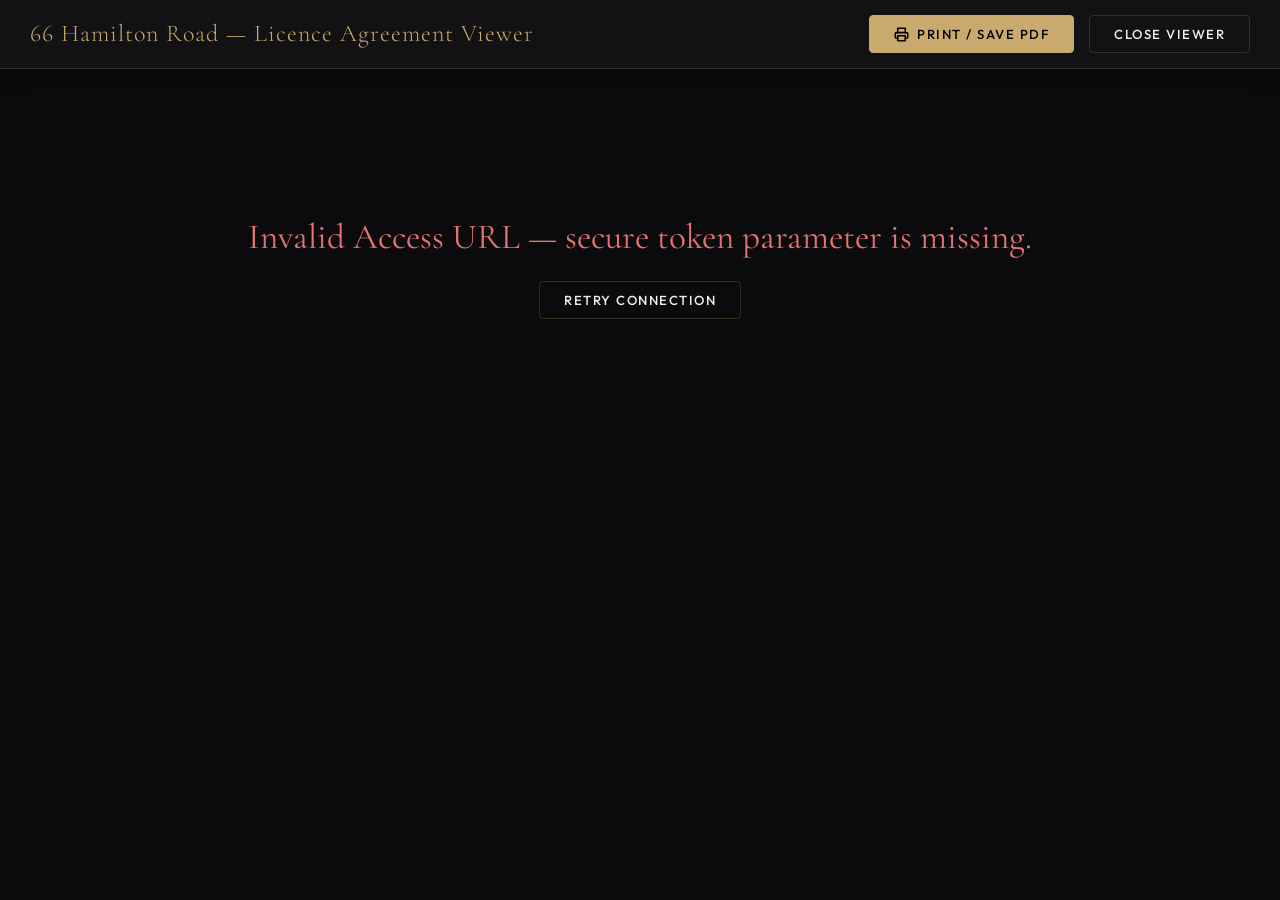
<file: view-agreement.html>
<!DOCTYPE html>
<html lang="en">
<head>
    <meta charset="UTF-8">
    <meta name="viewport" content="width=device-width, initial-scale=1.0">
    <title>Licence Agreement Viewer — 66 Hamilton Road</title>
    <link href="https://fonts.googleapis.com/css2?family=Cormorant+Garamond:ital,wght@0,300;0,400;0,600;1,300;1,400&family=Inter:wght@300;400;500;600&family=Outfit:wght@300;400;500;600&display=swap" rel="stylesheet">
    <style>
        :root {
            --bg: #0B0B0D;
            --bg-card: #121214;
            --accent-gold: #C9A96E;
            --text-primary: #F2EFE9;
            --text-muted: rgba(242, 239, 233, 0.6);
            --border: rgba(201, 169, 110, 0.2);
            --border-hover: rgba(201, 169, 110, 0.4);
            --success: #81c784;
            --error: #e57373;
        }

        * {
            box-sizing: border-box;
            margin: 0;
            padding: 0;
        }

        body {
            background-color: var(--bg);
            color: var(--text-primary);
            font-family: 'Inter', sans-serif;
            line-height: 1.6;
            min-height: 100vh;
            padding-bottom: 60px;
        }

        /* --- Sticky Header --- */
        .header-bar {
            position: sticky;
            top: 0;
            left: 0;
            width: 100%;
            background: #121214;
            border-bottom: 1px solid var(--border);
            padding: 15px 30px;
            display: flex;
            justify-content: space-between;
            align-items: center;
            z-index: 1000;
            box-shadow: 0 4px 20px rgba(0,0,0,0.3);
        }

        .header-title {
            font-family: 'Cormorant Garamond', serif;
            font-size: 1.5rem;
            color: var(--accent-gold);
            font-weight: 300;
            letter-spacing: 1px;
        }

        .header-buttons {
            display: flex;
            gap: 15px;
        }

        .btn {
            padding: 10px 24px;
            font-size: 0.82rem;
            font-family: 'Outfit', sans-serif;
            text-transform: uppercase;
            letter-spacing: 1.5px;
            font-weight: 500;
            border-radius: 4px;
            cursor: pointer;
            transition: all 0.2s ease;
            text-decoration: none;
            display: inline-flex;
            align-items: center;
            justify-content: center;
            gap: 8px;
        }

        .btn-gold {
            background: var(--accent-gold);
            color: #000;
            border: 1px solid var(--accent-gold);
        }

        .btn-gold:hover {
            background: #d4b882;
            border-color: #d4b882;
            box-shadow: 0 0 15px rgba(201, 169, 110, 0.4);
        }

        .btn-outline {
            background: transparent;
            color: var(--text-primary);
            border: 1px solid var(--border);
        }

        .btn-outline:hover {
            border-color: var(--accent-gold);
            color: var(--accent-gold);
        }

        /* --- Viewer Main Container --- */
        .viewer-container {
            max-width: 900px;
            margin: 40px auto;
            padding: 0 20px;
            position: relative;
        }

        /* --- Document Styled Box --- */
        .contract-box {
            background: #ffffff;
            color: #000000;
            padding: 60px 50px;
            font-family: 'Times New Roman', Times, serif;
            font-size: 11pt;
            line-height: 1.55;
            border: 1px solid #ddd;
            box-shadow: 0 15px 45px rgba(0, 0, 0, 0.4);
            text-align: justify;
            position: relative;
            overflow: visible;
        }

        .contract-box > *:first-child {
            margin-top: 0 !important;
        }

        .contract-box h1, .contract-box h2, .contract-box h3, .contract-box h4 {
            font-family: 'Times New Roman', Times, serif;
            color: #000000;
            margin: 20px 0 12px 0;
            text-align: center;
            text-transform: uppercase;
        }

        .contract-box h1 { font-size: 14pt; font-weight: bold; margin-bottom: 25px; }
        .contract-box h2 { font-size: 12pt; font-weight: bold; }
        .contract-box p { margin-bottom: 12px; text-indent: 20px; }
        .contract-box p.no-indent { text-indent: 0; }
        .contract-box ol { margin: 10px 0 15px 25px; }
        .contract-box li { margin-bottom: 8px; }

        /* --- Loading State --- */
        .loading-view {
            text-align: center;
            padding: 100px 0;
        }

        .spinner {
            width: 40px;
            height: 40px;
            border: 3px solid rgba(201, 169, 110, 0.2);
            border-top: 3px solid var(--accent-gold);
            border-radius: 50%;
            margin: 0 auto 20px;
            animation: spin 1s linear infinite;
        }

        @keyframes spin {
            0% { transform: rotate(0deg); }
            100% { transform: rotate(360deg); }
        }

        /* --- Watermark --- */
        .watermark {
            display: none;
            position: absolute;
            top: 35%;
            left: 5%;
            width: 90%;
            text-align: center;
            font-size: 4.5rem;
            color: rgba(220, 53, 69, 0.08);
            font-family: 'Outfit', sans-serif;
            text-transform: uppercase;
            transform: rotate(-30deg);
            pointer-events: none;
            user-select: none;
            font-weight: 700;
            letter-spacing: 5px;
            border: 8px double rgba(220, 53, 69, 0.08);
            padding: 10px;
            z-index: 50;
        }

        .watermark-text-banner {
            display: none;
            background: rgba(220, 53, 69, 0.15);
            border: 1px solid rgba(220, 53, 69, 0.3);
            color: #ff8f9e;
            padding: 12px;
            border-radius: 4px;
            margin-bottom: 25px;
            font-family: 'Outfit', sans-serif;
            font-size: 0.9rem;
            text-align: center;
            letter-spacing: 1px;
        }

        /* --- Print Stylesheet --- */
        @media print {
            body {
                background: #ffffff !important;
                color: #000000 !important;
                padding: 0 !important;
                margin: 0 !important;
            }

            .no-print {
                display: none !important;
            }

            .viewer-container {
                max-width: 100% !important;
                margin: 0 !important;
                padding: 0 !important;
            }

            .contract-box {
                border: none !important;
                box-shadow: none !important;
                padding: 0 !important;
                margin: 0 !important;
                background: transparent !important;
            }

            .pdf-only-header {
                display: block !important;
            }
            .pdf-only-footer {
                display: block !important;
            }

            tr {
                page-break-inside: avoid;
            }

            h1, h2, h3, h4 {
                page-break-inside: avoid;
                page-break-after: avoid;
            }

            .watermark {
                color: rgba(0, 0, 0, 0.04) !important;
                border-color: rgba(0, 0, 0, 0.04) !important;
            }
        }
    </style>
</head>
<body>

    <!-- STICKY TOP BAR (NO-PRINT) -->
    <div class="header-bar no-print">
        <div class="header-title">66 Hamilton Road — Licence Agreement Viewer</div>
        <div class="header-buttons">
            <button class="btn btn-gold" onclick="window.print()">
                <svg width="15" height="15" viewBox="0 0 24 24" fill="none" stroke="currentColor" stroke-width="2.5" stroke-linecap="round" stroke-linejoin="round"><polyline points="6 9 6 2 18 2 18 9"></polyline><path d="M6 18H4a2 2 0 0 1-2-2v-5a2 2 0 0 1 2-2h16a2 2 0 0 1 2 2v5a2 2 0 0 1-2 2h-2"></path><rect x="6" y="14" width="12" height="8"></rect></svg>
                Print / Save PDF
            </button>
            <button class="btn btn-outline" onclick="window.close()">Close Viewer</button>
        </div>
    </div>

    <!-- MAIN VIEWER CONTAINER -->
    <div class="viewer-container">
        
        <!-- DRAFT BANNER (NO-PRINT) -->
        <div id="draft-banner" class="watermark-text-banner no-print">
            ⚠️ <strong>UNEXECUTED DRAFT AGREEMENT</strong> — This contract document is currently a preview and has not been finalized by both parties.
        </div>

        <!-- LOADING PLACEHOLDER -->
        <div id="loading" class="loading-view">
            <div class="spinner"></div>
            <p style="color: var(--accent-gold); font-family: 'Outfit', sans-serif; font-size: 0.9rem; letter-spacing: 1px; text-transform: uppercase;">Loading Agreement Details...</p>
        </div>

        <!-- ERROR PLACEHOLDER -->
        <div id="error-view" style="display: none; text-align: center; padding: 100px 0;">
            <h2 id="error-message" style="color: var(--error); font-family: 'Cormorant Garamond', serif; font-size: 2.2rem; font-weight: normal; margin-bottom: 15px;">Failed to Load Agreement</h2>
            <button class="btn btn-outline" onclick="window.location.reload()">Retry Connection</button>
        </div>

        <!-- THE CONTRACT BOX -->
        <div class="contract-box" id="verbatim-contract-box" style="display: none;">
            
            <!-- WATERMARK OVERLAY -->
            <div class="watermark" id="contract-watermark">Draft Preview</div>

            <!-- PDF-Only Premium Header -->
            <div class="pdf-only-header" style="display: none; border-bottom: 2px solid #000; padding-bottom: 12px; margin-bottom: 25px;">
                <table style="width: 100%; border: none; margin: 0; padding: 0; border-collapse: collapse;">
                    <tr style="border: none;">
                        <td style="border: none; padding: 0; text-align: left; font-family: 'Times New Roman', serif; font-size: 9pt; color: #444; line-height: 1.4;">
                            <strong>66 HAMILTON ROAD</strong><br/>
                            Herne Bay, Auckland, New Zealand
                        </td>
                        <td style="border: none; padding: 0; text-align: right; font-family: 'Times New Roman', serif; font-size: 9pt; color: #444; line-height: 1.4; text-transform: uppercase; letter-spacing: 0.5px;">
                            <strong>Licence to Occupy Agreement</strong><br/>
                            Confidential Serviced Accommodation
                        </td>
                    </tr>
                </table>
            </div>

            <h1>Licence to Occupy for Serviced Accommodation</h1>
            <p class="no-indent"><strong>THIS AGREEMENT</strong> is made on the date of final electronic execution by both parties.</p>
            
            <h3 style="text-align: left; font-size: 11pt;">Parties:</h3>
            <ol>
                <li><strong>GRANT DENNIS</strong> of <strong>1/66 Hamilton rd, herne Bay, Auckland 1011</strong> (the "Licensor")</li>
                <li><strong><span class="fill-tenant-name">_____</span></strong> of <strong><span class="fill-tenant-address">_____</span></strong> (the "Licensee")</li>
            </ol>

            <h3 style="text-align: left; font-size: 11pt;">Background:</h3>
            <p class="no-indent">A. The Licensor is the master lease holder of the residential property located at Apartment 1, 66 Hamilton Road, Herne Bay, Auckland 1011, New Zealand (the "Premises"), and possesses all necessary commercial and legal authority to grant non-exclusive temporary licenses to occupy the property.</p>
            <p class="no-indent">B. The Licensor operates the property as premium, short-term commercial serviced accommodation.</p>
            <p class="no-indent">C. The Licensee wishes to occupy the property for a temporary, transient period of exactly <span class="fill-contract-days">_____</span>, subject to the active delivery of commercial services by the Licensor.</p>
            <p class="no-indent">D. The parties explicitly agree that this arrangement is not a residential tenancy and is expressly excluded from the operations of the New Zealand Residential Tenancies Act 1986 pursuant to Section 5 of that Act (relating to temporary, transient, and serviced accommodation).</p>

            <h3 style="text-align: left; font-size: 11pt;">Operative Terms:</h3>
            <p class="no-indent"><strong>1. Grant of Licence</strong></p>
            <p class="no-indent">1.1 The Licensor grants to the Licensee a personal, revocable, and non-exclusive Licence to occupy the Premises for a fixed period of exactly <span class="fill-contract-days">_____</span>, alongside the right to use the chattels, furniture, and fittings inside the Premises<span class="fill-car-grant-extra"></span>.</p>
            <p class="no-indent">1.2 This agreement does not create any estate or legal interest in the land, nor does it grant exclusive possession of the Premises to the Licensee. The legal rights remain under the control of the Licensor.</p>

            <div id="contract-clause-2-container">
                <p class="no-indent"><strong>2. Term & Definite Expiry</strong></p>
                <p class="no-indent">2.1 The term of this Licence shall be for exactly <span class="fill-contract-days">_____</span>, beginning on the Commencement Date and automatically terminating without notice on the Expiry Date as defined in the execution schedule.</p>
                <p class="no-indent">2.2 The Licensee acknowledges that, subject to the right to request an extension in accordance with Clause 9, there is no automatic right of renewal, no right of rollover, and no transition into a periodic residential arrangement upon the passing of the Expiry Date.</p>
            </div>

            <div id="contract-clause-3">
                <p class="no-indent"><strong>3. Booking Securement, Payment Terms & Cancellation</strong></p>
                <p class="no-indent">3.1 Property Availability Status: The Premises shall remain actively advertised, listed on the open market, and available for booking to third parties until the upfront payment terms have been fully cleared.</p>
            </div>

            <p class="no-indent"><strong>4. Bundled Services & Mandatory Right of Entry</strong></p>
            <p class="no-indent" id="contract-clause-4-1-text">4.1 The weekly Licence Fee includes the active provision of the following commercial services by the Licensor:</p>
            <ul style="margin-left: 40px; list-style-type: square; margin-bottom: 10px;" id="contract-clause-4-1-list">
                <li>Full provisioning and baseline usage allocation of residential utilities (electricity, gas, water, and unlimited high-speed broadband internet).</li>
                <li>A mandatory, professional housekeeping and interior cleaning service conducted <span class="fill-cleaning-frequency-desc">once per calendar week</span>.</li>
            </ul>
            <p class="no-indent">4.2 Erosion of Quiet Enjoyment: Because this is a commercial serviced accommodation contract, the Licensor, their property managers, and contracted housekeeping staff retain an absolute, non-negotiable, and unhindered <span class="fill-cleaning-frequency-adj">weekly</span> right of entry to perform the mandatory cleaning services, verify chattel safety, and inspect the status of the asset. The Licensee cannot refuse, delay, or restrict this entry.</p>
 
            <p class="no-indent"><strong>5. 24-Hour Inventory Reconciliation Window</strong></p>
            <p class="no-indent">5.1 A complete inventory log of high-end furniture, electronics, and household chattels will be provided to the Licensee upon arrival.</p>
            <p class="no-indent">5.2 The Licensee has exactly 24 hours from physical check-in to inspect the Premises and notify the Licensor via email or WhatsApp of any missing inventory or pre-existing damage.</p>
            <p class="no-indent">5.3 If no discrepancy notice is received within this 24-hour window, the Premises and all listed chattels shall be legally deemed to have been delivered in immaculate condition. The Licensee shall be held fully liable for any defects, damages, or missing items recorded at the final checkout inspection.</p>
 
            <div id="contract-clause-6-container">
                <p class="no-indent"><strong>6. Utility Fee Clause</strong></p>
                <p class="no-indent">6.1 The bundled weekly Licence Fee covers standard domestic utility usage up to a maximum baseline actual cost of NZD $<span class="fill-utility-baseline">500.00</span> (inclusive of GST) per calendar month.</p>
                <p class="no-indent">6.2 In the event that actual utility statements (comprising cumulative electricity, gas, water, and internet bills) exceed $<span class="fill-utility-baseline">500.00</span> NZD in any single calendar month of the term, the Licensee shall be directly liable for the excess amount.</p>
                <p class="no-indent">6.3 The Licensor will provide copy statements of the utility bills to the Licensee. The excess amount, plus a 10% administrative and processing surcharge, will be invoiced immediately to the Licensee and must be paid via electronic transfer within five (5) business days of the invoice date. Failure to pay constitutes a material breach of this Licence.</p>
            </div>
 
            <p class="no-indent"><strong>7. Optional Linen & Bed Sheet Service</strong></p>
            <p class="no-indent">7.1 The mandatory <span class="fill-cleaning-frequency-adj">weekly</span> cleaning service does not include bed sheet laundering and linen replacement.</p>
            <p class="no-indent" id="contract-clause-7-2-text">7.2 If requested in writing by the Licensee, the Licensor can provide a complete premium linen and bed sheet replacement service at an additional cost of NZD $45.00 + GST ($51.75 incl. GST) per bed, per week. This service will be invoiced separately and must be paid in advance alongside the main Licence Fee block.</p>
 
            <p class="no-indent"><strong>8. Conduct, House Rules & Liability Penalties</strong></p>
            <p class="no-indent">8.1 Occupancy Restrictions: Only the specific individuals permitted to reside in the Premises are: <strong class="fill-occupants-list">_____</strong><span class="fill-company-occupancy-extra"></span>. Sub-licensing rooms or hosting additional permanent overnight guests is strictly prohibited.</p>
            <p class="no-indent">8.2 Quiet Hours & Social Gatherings: The Premises is located in a strict residential building. Quiet hours must be observed between 10:00 PM and 7:00 AM daily. No parties or large social gatherings are permitted. If building management or noise control protocols require a security guard call-out due to loud behavior from the occupants, a mandatory NZD $250.00 enforcement fee will be billed instantly to the Licensee, alongside serving as immediate grounds for Licence revocation.</p>
            <p class="no-indent">8.3 Fire Alarm False Call-Outs: Smoking and vaping are strictly prohibited inside the Premises or on the balconies. If the occupants trigger a false fire alarm via cooking negligence, smoking, or tampering with sensors that results in a Fire and Emergency New Zealand (FENZ) call-out, the Licensee is strictly liable for the full penalty fine levied by emergency services (historically $1,000.00+ GST), plus a 15% administrative fee.</p>
            <p class="no-indent">8.4 Supervision of Minors: In strict accordance with New Zealand child safety laws, no children under the age of 14 years may be left unattended or without adult supervision anywhere within the Premises or common property of the building complex at any time.</p>
            <p class="no-indent">8.5 Insurance Excess Liability: In the event that any damage, loss, or destruction is caused to the Premises or its chattels due to the negligence, actions, or omissions of the Licensee, their occupants, or guests, and such event requires the Licensor to lodge a commercial property insurance claim, the Licensee shall be strictly liable to cover the Licensor's insurance excess (up to a maximum excess amount of NZD $2,500.00 per claim) immediately upon demand.</p>
 
            <div id="contract-clause-9-container">
                <p class="no-indent"><strong>9. Option to Request Extension</strong></p>
                <p class="no-indent">9.1 The Licensee may request an extension to the term of this Licence (for a block period of ninety (90) days only) by providing written notice to the Licensor no later than seven (7) days prior to the Expiry Date.</p>
                <p class="no-indent">9.2 The Licensor retains absolute discretion to accept or deny an extension request based on apartment availability, master lease parameters, or past conduct.</p>
                <p class="no-indent">9.3 If an extension is mutually agreed, it will only become legally binding upon the execution of a formal "Licence Extension Addendum" and the receipt of 100% of the first month's extension fees in cleared funds at least fourteen (14) days prior to the original Expiry Date. All commercial services and <span class="fill-cleaning-frequency-adj">weekly</span> cleaning entry mandates will continue throughout any extension.</p>
            </div>
 
            <p class="no-indent"><strong>10. Immediate Revocation & Eviction</strong></p>
            <p class="no-indent">10.1 If the Licensee commits a material breach of this agreement, fails to clear utility overage invoices, or violates structural building rules, the Licensor reserves the right to revoke this Licence immediately upon written notice.</p>
            <p class="no-indent">10.2 Upon revocation, the Licensee's personal permission to occupy the space terminates instantly. They must vacate the premises and remove all personal belongings within twenty-four (24) hours without recourse to the New Zealand Tenancy Tribunal.</p>
            <p class="no-indent">10.3 Legal Costs and Debt Collection Indemnity: If the Licensee breaches this agreement, including but not limited to defaults in the payment of the Licence Fee or causing physical damage to the Premises, the Licensee shall indemnify the Licensor on a full solicitor-and-own-client basis for all legal costs, disbursements, and any debt collection commissions or fees incurred by the Licensor in enforcing their rights, pursuing payment, or obtaining vacant possession under this agreement.</p>
 
            <div id="contract-clause-11-container"></div>
            <div id="contract-clause-jurisdiction-container">
                <p class="no-indent"><strong>11. Jurisdiction</strong></p>
                <p class="no-indent">11.1 This agreement is governed exclusively by the laws of New Zealand. Any contractual disputes that cannot be settled by mutual agreement shall be directed to the courts of New Zealand.</p>
            </div>

            <h2 style="margin-top: 30px; font-size: 12pt;">Execution Schedule</h2>
            <table style="width: 100%; table-layout: fixed; border-collapse: collapse; margin-top: 15px; text-align: left; font-size: 10pt; color: #000; box-sizing: border-box; word-wrap: break-word;" border="1" cellpadding="8">
                <colgroup>
                    <col style="width: 40%;">
                    <col style="width: 60%;">
                </colgroup>
                <tr><th>Licensor</th><td>Grant Dennis, 1/66 Hamilton rd, herne Bay, Auckland 1011</td></tr>
                <tr><th>Licensee</th><td><span class="fill-tenant-name">_____</span></td></tr>
                <tr><th>Premises</th><td>Apartment 1, 66 Hamilton Road, Herne Bay, Auckland 1011, New Zealand</td></tr>
                <tr><th>Commencement Date</th><td><span class="fill-commence-date">_____</span></td></tr>
                <tr><th>Expiry Date</th><td><span class="fill-expiry-date">_____</span></td></tr>
                <tr><th>Total Base Licence Fee Due<br/><small>(90 Days / 12.85 Weeks)</small></th><td><span class="fill-rent">_____</span></td></tr>
                <tr><th>Optional Linen Service Selected</th><td><span class="fill-linen-service">_____</span></td></tr>
                <tr><th>Commercial Security Bond</th><td><span class="fill-security-bond">_____</span></td></tr>
            </table>

            <!-- Dynamic Payment Schedule -->
            <div id="contract-payment-schedule-section" style="display: none; margin-top: 30px;">
                <h2 style="font-size: 12pt; text-align: center; text-transform: uppercase; font-weight: bold; margin-top: 25px; margin-bottom: 10px;">Payment Schedule (Monthly Option Structured)</h2>
                <div id="execution-payment-schedule-container"></div>
            </div>

            <h2 style="margin-top: 40px; font-size: 12pt;">Digital Signatures</h2>
            <p class="no-indent">By signing below, both parties acknowledge they have read, understood, and agreed to be legally bound by the terms of this commercial Licence to Occupy.</p>
            
            <table style="width: 100%; margin-top: 30px; border-collapse: collapse;" border="0" cellpadding="10">
                <tr>
                    <td style="width: 50%; vertical-align: bottom;">
                        <strong>Licensor Digital Signature:</strong><br/>
                        <div id="render-owner-sig" style="height: 60px; border-bottom: 1px solid #000; margin-top: 10px; display: flex; align-items: flex-end; justify-content: center; padding-bottom: 5px;">
                            <span style="color: #888; font-style: italic; font-size: 0.9rem;">Pending Owner Signature</span>
                        </div>
                        <div style="margin-top: 8px; font-size: 0.9rem; color: #000;"><strong>Licensor:</strong> Grant Dennis</div>
                        <div style="margin-top: 5px;">Date: <span id="render-owner-date">__________</span></div>
                    </td>
                    <td style="width: 50%; vertical-align: bottom;">
                        <strong>Licensee Digital Signature:</strong><br/>
                        <div id="render-tenant-sig" style="height: 60px; border-bottom: 1px solid #000; margin-top: 10px; display: flex; align-items: flex-end; justify-content: center; padding-bottom: 5px;">
                            <span style="color: #888; font-style: italic; font-size: 0.9rem;">Pending Tenant Signature</span>
                        </div>
                        <div style="margin-top: 8px; font-size: 0.9rem; color: #000;"><strong>Licensee:</strong> <span class="fill-tenant-name">_____</span></div>
                        <div style="margin-top: 5px;">Date: <span id="render-tenant-date">__________</span></div>
                    </td>
                </tr>
            </table>



            <!-- PDF-Only Premium Footer -->
            <div class="pdf-only-footer" style="display: none; border-top: 1px solid #ccc; padding-top: 12px; margin-top: 40px;">
                <table style="width: 100%; border: none; margin: 0; padding: 0; border-collapse: collapse;">
                    <tr style="border: none;">
                        <td style="border: none; padding: 0; text-align: left; font-family: 'Times New Roman', serif; font-size: 8pt; color: #666;">
                            Licence to Occupy for Serviced Accommodation • 66 Hamilton Road
                        </td>
                        <td style="border: none; padding: 0; text-align: right; font-family: 'Times New Roman', serif; font-size: 8pt; color: #666;">
                            Auckland, New Zealand
                        </td>
                    </tr>
                </table>
            </div>
            
            <!-- BODY CORPORATE RULES DIV (APPENDED DYNAMICALLY) -->
            <div id="body-corporate-rules-appendix" style="display: none;"></div>

        </div>
    </div>

    <script>
        const urlParams = new URLSearchParams(window.location.search);
        const token = urlParams.get('token');
        const isDraftParam = urlParams.get('draft') === '1';
        const isPreviewParam = urlParams.get('preview') === '1';

        if (!token) {
            showError("Invalid Access URL — secure token parameter is missing.");
        } else {
            fetchAgreementDetails();
        }

        function showError(msg) {
            document.getElementById('loading').style.display = 'none';
            document.getElementById('error-message').textContent = msg;
            document.getElementById('error-view').style.display = 'block';
        }

        async function fetchAgreementDetails() {
            try {
                const res = await fetch(`/api/application?token=${token}`);
                if (!res.ok) throw new Error("Could not connect to database or invalid token.");
                
                const applicationData = await res.json();
                populateContract(applicationData);
            } catch (err) {
                showError("Error loading agreement: " + err.message);
            }
        }

        function populateContract(applicationData) {
            const td = applicationData.tenantDetails;
            if (!td) {
                showError("Corrupt application data structure in database.");
                return;
            }

            const isCompany = td.licenseeType === 'company' || (td.name && (td.name.includes('Pty Ltd') || td.name.includes('Ltd') || td.name.includes('Limited') || td.name.includes('Total Drain')));
            const licenseeDisplayName = isCompany ? `${td.name}${td.companyRep ? ` (represented by ${td.companyRep})` : ''}` : td.name;

            // Format occupants list
            const formatDob = (dobStr) => {
                if (!dobStr) return '';
                const parts = dobStr.split('-');
                if (parts.length === 3) {
                    return `${parts[2]}/${parts[1]}/${parts[0]}`;
                }
                return dobStr;
            };

            const occupantsList = [];
            if (td.primaryOccupantName) {
                occupantsList.push(td.primaryOccupantName);
            }
            if (td.occupants && Array.isArray(td.occupants)) {
                td.occupants.forEach(occ => {
                    if (occ.name) {
                        occupantsList.push(occ.name);
                    }
                });
            }
            const occupantsText = occupantsList.length > 0 ? occupantsList.join(', ') : 'None declared';
            document.querySelectorAll('.fill-occupants-list').forEach(el => el.textContent = occupantsText);

            const extraOccupancyText = isCompany 
                ? ", with the understanding that any nominated employee of the Licensee business is permitted to be an overnight guest at the Premises, with the Licensee assuming full responsibility and liability for all such individuals" 
                : "";
            document.querySelectorAll('.fill-company-occupancy-extra').forEach(el => el.textContent = extraOccupancyText);

            // Fill display licensee name
            document.querySelectorAll('.fill-tenant-name').forEach(el => el.textContent = licenseeDisplayName);
            document.querySelectorAll('.fill-tenant-address').forEach(el => el.textContent = td.address || '_____');

            const start = new Date(td.arrivalDate);
            const end = new Date(td.departureDate);

            document.querySelectorAll('.fill-commence-date').forEach(el => el.textContent = start.toLocaleDateString('en-NZ', { dateStyle: 'long' }));
            document.querySelectorAll('.fill-expiry-date').forEach(el => el.textContent = end.toLocaleDateString('en-NZ', { dateStyle: 'long' }));

            start.setHours(0,0,0,0);
            end.setHours(0,0,0,0);
            const diffDays = Math.ceil(Math.abs(end - start) / (1000 * 60 * 60 * 24)) + 1;

            document.querySelectorAll('.fill-contract-days').forEach(el => el.textContent = `${diffDays} days`);

            // Rates
            const rateType = applicationData.rateType || 'weekly';
            const rateValue = applicationData.rateValue || applicationData.rent || 2400;

            let dailyRate = 0;
            let monthlyRate = 0;
            if (rateType === 'daily') {
                dailyRate = rateValue;
                monthlyRate = rateValue * 30;
            } else if (rateType === 'weekly') {
                dailyRate = rateValue / 7;
                monthlyRate = (rateValue / 7) * 30;
            } else if (rateType === 'monthly') {
                dailyRate = rateValue / 30;
                monthlyRate = rateValue;
            }

            // Check app settings
            const noGst = applicationData.noGst || false;
            const gstMultiplier = noGst ? 1.0 : 1.15;
            const gstRate = noGst ? 0.0 : 0.15;
            const separateUtilitiesEnabled = applicationData.separateUtilitiesEnabled || false;
            const separateUtilitiesRate = applicationData.separateUtilitiesRate !== undefined ? applicationData.separateUtilitiesRate : 1080;
            const carHireEnabled = applicationData.carHireEnabled || false;
            const carHireRate = applicationData.carHireRate !== undefined ? applicationData.carHireRate : 1500;
            const utilitiesDailyRate = separateUtilitiesEnabled ? (separateUtilitiesRate / 28) : 0;
            const carHireDailyRate = carHireEnabled ? (carHireRate / 30) : 0;
            const totalMonthlyServices = (separateUtilitiesEnabled ? separateUtilitiesRate : 0) + (carHireEnabled ? carHireRate : 0);

            const separateServicesText = (separateUtilitiesEnabled && carHireEnabled) 
                ? "Residential utilities and vehicle rental are charged separately as per Clauses 6 and 11" 
                : (separateUtilitiesEnabled ? "Residential utilities are charged separately as per Clause 6" : (carHireEnabled ? "Vehicle rental is charged separately as per Clause 11" : ""));

            const servicesInvoiceLabel = (separateUtilitiesEnabled && carHireEnabled) 
                ? "Full Utilities & Vehicle Hire" 
                : (separateUtilitiesEnabled ? "Full Utilities" : (carHireEnabled ? "Vehicle Hire" : ""));

            const firstMonthServicesInvoiceLabel = (separateUtilitiesEnabled && carHireEnabled) 
                ? "First Month Utilities & Vehicle Hire" 
                : (separateUtilitiesEnabled ? "First Month Utilities" : (carHireEnabled ? "Vehicle Hire" : ""));

            const servicesParenthetical = (separateUtilitiesEnabled && carHireEnabled) 
                ? "services (utilities/car hire)" 
                : (separateUtilitiesEnabled ? "services (utilities)" : (carHireEnabled ? "services (vehicle hire)" : ""));

            const firstMonthServicesDescription = (separateUtilitiesEnabled && carHireEnabled) 
                ? "first month utilities & car hire" 
                : (separateUtilitiesEnabled ? "first month utilities" : (carHireEnabled ? "first month vehicle hire" : ""));

            const renewalFeesText = (separateUtilitiesEnabled && carHireEnabled) 
                ? "All Licence Fees, separate services fees, and vehicle rental fees" 
                : (separateUtilitiesEnabled ? "All Licence Fees and separate services fees" : (carHireEnabled ? "All Licence Fees and vehicle rental fees" : "All Licence Fees"));

            const subtotal = dailyRate * diffDays;
            const gst = subtotal * gstRate;
            const totalVal = subtotal + gst;

            const gstLabelSuffix = noGst ? " (GST Exempt)" : " + GST";
            const gstInclLabel = noGst ? " (GST Exempt)" : " (incl. GST)";

            document.querySelectorAll('.fill-rent').forEach(el => {
                el.innerHTML = `$${totalVal.toLocaleString('en-NZ', { minimumFractionDigits: 2, maximumFractionDigits: 2 })} NZD${gstInclLabel}<br/>` +
                               `<small style="font-weight: normal; color: #555;">Calculated at a rate of $${rateValue.toLocaleString()}/${rateType} for exactly ${diffDays} days (${diffDays} days total, including check-in/out). Equivalent reference monthly rate: $${monthlyRate.toLocaleString('en-NZ', { maximumFractionDigits: 2 })} NZD.</small>`;
            });

            document.querySelectorAll('.fill-linen-service').forEach(el => {
                el.textContent = applicationData.linenService 
                    ? (separateUtilitiesEnabled ? 'Yes ($30.00 per bed, billed on next invoice due date)' : 'Yes (Included at $45.00+GST/wk)')
                    : 'No';
            });

            // Security Bond, Utility Baseline and Cleaning Frequency dynamic populating
            const securityBond = applicationData.securityBond !== undefined ? applicationData.securityBond : 5000;
            document.querySelectorAll('.fill-security-bond').forEach(el => {
                el.textContent = `$${securityBond.toLocaleString('en-NZ', { minimumFractionDigits: 2, maximumFractionDigits: 2 })} NZD`;
            });

            const utilityBaseline = applicationData.utilityBaseline !== undefined ? applicationData.utilityBaseline : 500;
            document.querySelectorAll('.fill-utility-baseline').forEach(el => {
                el.textContent = utilityBaseline.toLocaleString('en-NZ', { minimumFractionDigits: 2, maximumFractionDigits: 2 });
            });

            const carGrantExtraText = carHireEnabled 
                ? ", and the non-exclusive use of the motor vehicle referenced in Clause 11 of this Licence" 
                : "";
            document.querySelectorAll('.fill-car-grant-extra').forEach(el => el.textContent = carGrantExtraText);

            const cleanFreq = applicationData.cleaningFrequency || 'weekly';
            const cleanFreqDesc = cleanFreq === 'fortnightly' ? 'once per two calendar weeks' : 'once per calendar week';
            const cleanFreqAdj = cleanFreq === 'fortnightly' ? 'fortnightly' : 'weekly';

            document.querySelectorAll('.fill-cleaning-frequency-desc').forEach(el => el.textContent = cleanFreqDesc);
            document.querySelectorAll('.fill-cleaning-frequency-adj').forEach(el => el.textContent = cleanFreqAdj);



            // Clause 3 Dynamic Injections
            const pTerms = applicationData.paymentTermsChoice || 'full';
            let paymentClauseHtml = '';

            const baseRateCalDescription = rateType === 'weekly'
                ? `calculated at a base rate of $${rateValue.toLocaleString('en-NZ')} per week (which equals $${dailyRate.toLocaleString('en-NZ', { minimumFractionDigits: 2, maximumFractionDigits: 2 })} per day) over a term of ${diffDays} days`
                : `calculated at a base rate of $${rateValue.toLocaleString('en-NZ')} per day over a term of ${diffDays} days`;

            let bondBreakdownHtml = '';
            if (separateUtilitiesEnabled || carHireEnabled) {
                const rent2w = (rateType === 'weekly' ? rateValue * 2 : dailyRate * 14) * gstMultiplier;
                const utils2w = separateUtilitiesEnabled ? separateUtilitiesRate / 2 : 0;
                const car2w = carHireEnabled ? carHireRate / 2 : 0;
                const computedBond = rent2w + utils2w + car2w;
                
                let breakdownRowsHtml = `
                    <tr>
                        <td style="border: 1px solid #000; padding: 4px 8px;">2 weeks rent:</td>
                        <td style="border: 1px solid #000; padding: 4px 8px; text-align: right;">$${rent2w.toLocaleString('en-NZ', { minimumFractionDigits: 2, maximumFractionDigits: 2 })}</td>
                    </tr>
                `;
                
                if (separateUtilitiesEnabled) {
                    breakdownRowsHtml += `
                        <tr>
                            <td style="border: 1px solid #000; padding: 4px 8px;">2 Weeks Utils:</td>
                            <td style="border: 1px solid #000; padding: 4px 8px; text-align: right;">$${utils2w.toLocaleString('en-NZ', { minimumFractionDigits: 2, maximumFractionDigits: 2 })}</td>
                        </tr>
                    `;
                }
                
                if (carHireEnabled) {
                    breakdownRowsHtml += `
                        <tr>
                            <td style="border: 1px solid #000; padding: 4px 8px;">2 Weeks Car:</td>
                            <td style="border: 1px solid #000; padding: 4px 8px; text-align: right;">$${car2w.toLocaleString('en-NZ', { minimumFractionDigits: 2, maximumFractionDigits: 2 })}</td>
                        </tr>
                    `;
                }
                
                bondBreakdownHtml = `
                    <div style="margin-top: 12px; margin-bottom: 12px;">
                        <strong style="font-size: 0.9em; display: block; margin-bottom: 6px;">Commercial Security Bond Calculation Breakdown:</strong>
                        <table style="width: 280px; border-collapse: collapse; font-family: 'Times New Roman', serif; font-size: 9.5pt; color: #000; border: 1px solid #000;" border="1" cellpadding="4">
                            <tr style="background-color: #f2f2f2; font-weight: bold;">
                                <td style="border: 1px solid #000; padding: 4px 8px;">Breakdown Item</td>
                                <td style="border: 1px solid #000; padding: 4px 8px; text-align: right;">Amount (NZD)</td>
                            </tr>
                            ${breakdownRowsHtml}
                            <tr style="font-weight: bold; background-color: #f2f2f2;">
                                <td style="border: 1px solid #000; padding: 4px 8px;">Total:</td>
                                <td style="border: 1px solid #000; padding: 4px 8px; text-align: right;">$${computedBond.toLocaleString('en-NZ', { minimumFractionDigits: 2, maximumFractionDigits: 2 })}</td>
                            </tr>
                        </table>
                    </div>
                `;
            }

            if (pTerms === 'full') {
                const subOpt = td.bookingOption || 'A';
                const depositAmount = (dailyRate * 30) * gstMultiplier; // 1 month deposit (30 days) incl GST
                const balanceAmount = totalVal - depositAmount;

                if (separateUtilitiesEnabled || carHireEnabled) {
                    const totalServicesAmount = diffDays * (utilitiesDailyRate + carHireDailyRate);
                    const firstMonthServices = Math.min(30, diffDays) * (utilitiesDailyRate + carHireDailyRate);
                    const balanceServices = totalServicesAmount - firstMonthServices;

                    paymentClauseHtml = `
                        <p class="no-indent"><strong>3. Booking Securement, Payment Terms & Cancellation</strong></p>
                        <p class="no-indent">3.1 The total cost for the serviced accommodation Licence is <strong>NZD $${totalVal.toLocaleString('en-NZ', { minimumFractionDigits: 2, maximumFractionDigits: 2 })}</strong> ${noGst ? 'GST Exempt' : 'inclusive of GST'} (comprising a base Licence Fee of $${subtotal.toLocaleString('en-NZ', { minimumFractionDigits: 2, maximumFractionDigits: 2 })} + ${noGst ? '0%' : '15%'} GST of $${gst.toLocaleString('en-NZ', { minimumFractionDigits: 2, maximumFractionDigits: 2 })}), ${baseRateCalDescription}. ${separateServicesText}.</p>
                        <p class="no-indent">3.2 The property shall be withdrawn from the public trade channels exclusively for the Licensee upon execution of this agreement and receipt of payment under the selected Option below:</p>
                        ${subOpt === 'A' || balanceAmount <= 0 ? `
                            <p class="no-indent" style="margin-left: 20px;"><strong>[SELECTED] Option A: Full Payment Upfront.</strong> Under this plan, the Licensee pays the following separate upfront invoices:
                                <ul style="margin: 5px 0 0 20px; padding-left: 10px; font-size: 0.9em;">
                                    <li>Upfront Rental Invoice (Full Rent + Bond): <strong>$${(totalVal + securityBond).toLocaleString('en-NZ', { minimumFractionDigits: 2, maximumFractionDigits: 2 })} NZD</strong></li>
                                    <li>Upfront Services Invoice (${servicesInvoiceLabel}): <strong>$${totalServicesAmount.toLocaleString('en-NZ', { minimumFractionDigits: 2, maximumFractionDigits: 2 })} NZD</strong></li>
                                    <li>First Payment Required Total: <strong>$${(totalVal + securityBond + totalServicesAmount).toLocaleString('en-NZ', { minimumFractionDigits: 2, maximumFractionDigits: 2 })} NZD</strong></li>
                                </ul>
                            </p>
                        ` : `
                            <p class="no-indent" style="margin-left: 20px;"><strong>[SELECTED] Option B: 1-Month Deposit.</strong> Under this plan, the Licensee pays the following separate upfront securement invoices immediately upon booking:
                                <ul style="margin: 5px 0 0 20px; padding-left: 10px; font-size: 0.9em;">
                                    <li>Upfront Rental Invoice (First 30 days Rent + Bond): <strong>$${(depositAmount + securityBond).toLocaleString('en-NZ', { minimumFractionDigits: 2, maximumFractionDigits: 2 })} NZD</strong></li>
                                    <li>Upfront Services Invoice (${firstMonthServicesInvoiceLabel}): <strong>$${firstMonthServices.toLocaleString('en-NZ', { minimumFractionDigits: 2, maximumFractionDigits: 2 })} NZD</strong></li>
                                    <li>First Payment Required Total (due now): <strong>$${(depositAmount + securityBond + firstMonthServices).toLocaleString('en-NZ', { minimumFractionDigits: 2, maximumFractionDigits: 2 })} NZD</strong></li>
                                </ul>
                                The remaining balance of the contract term shall clear no later than 14 days prior to the Commencement Date, split into the following separate invoices:
                                <ul style="margin: 5px 0 0 20px; padding-left: 10px; font-size: 0.9em;">
                                    <li>Remaining Rental Invoice: <strong>$${balanceAmount.toLocaleString('en-NZ', { minimumFractionDigits: 2, maximumFractionDigits: 2 })} NZD</strong></li>
                                    <li>Remaining Services Invoice: <strong>$${balanceServices.toLocaleString('en-NZ', { minimumFractionDigits: 2, maximumFractionDigits: 2 })} NZD</strong></li>
                                </ul>
                            </p>
                        `}
                        <p class="no-indent">3.3 Cancellation & Refund Policy: A partial refund of the contract value can be issued if the contract is cancelled in writing at least 24 hours prior to the scheduled Commencement Date. The first month's equivalent rental payment ($${((dailyRate * 30) * gstMultiplier).toLocaleString('en-NZ', { minimumFractionDigits: 2, maximumFractionDigits: 2 })} NZD) and first month's services block remain strictly non-refundable under all cancellation circumstances. No refunds are possible under any circumstances after the Commencement Date has occurred.</p>
                        <p class="no-indent">3.4 Commercial Security Bond: The Licensee shall pay a security bond of <strong>NZD $${securityBond.toLocaleString('en-NZ', { minimumFractionDigits: 2, maximumFractionDigits: 2 })}</strong> to the Licensor upon execution of this Licence. This bond is held directly by the Licensor as a commercial security deposit to secure the performance of the Licensee’s obligations under this Licence. Because this arrangement is a serviced accommodation licence and is excluded from the Residential Tenancies Act 1986, the bond will not be lodged with the Tenancy Services Bond Centre, but will be held in trust in the Licensor’s nominated account. The bond shall be refunded in full to the Licensee within five (5) business days following the Expiry Date, subject to the inspection of the Premises, the return of all keys/passes, and the reconciliation of any outstanding utility charges, damage costs, or penalty fees.</p>
                        ${bondBreakdownHtml}
                    `;
                } else {
                    paymentClauseHtml = `
                        <p class="no-indent"><strong>3. Booking Securement, Payment Terms & Cancellation</strong></p>
                        <p class="no-indent">3.1 The total bundled cost for the serviced accommodation Licence is <strong>NZD $${totalVal.toLocaleString('en-NZ', { minimumFractionDigits: 2, maximumFractionDigits: 2 })}</strong> ${noGst ? 'GST Exempt' : 'inclusive of GST'} (comprising a base fee of $${subtotal.toLocaleString('en-NZ', { minimumFractionDigits: 2, maximumFractionDigits: 2 })} + ${noGst ? '0%' : '15%'} GST of $${gst.toLocaleString('en-NZ', { minimumFractionDigits: 2, maximumFractionDigits: 2 })}), ${baseRateCalDescription}.</p>
                        <p class="no-indent">3.2 The property shall be withdrawn from the public trade channels exclusively for the Licensee upon execution of this agreement and receipt of payment under the selected Option below:</p>
                        ${subOpt === 'A' || balanceAmount <= 0 ? `
                            <p class="no-indent" style="margin-left: 20px;"><strong>[SELECTED] Option A: Full Payment Upfront.</strong> The Licensee has elected to pay 100% of the total Licence Fee ($${totalVal.toLocaleString('en-NZ', { minimumFractionDigits: 2, maximumFractionDigits: 2 })} NZD) upfront within 24 hours of booking securement, plus the Commercial Security Bond of $${securityBond.toLocaleString('en-NZ', { minimumFractionDigits: 2, maximumFractionDigits: 2 })} NZD. <strong>First Payment Required Total: $${(totalVal + securityBond).toLocaleString('en-NZ', { minimumFractionDigits: 2, maximumFractionDigits: 2 })} NZD</strong>.</p>
                        ` : `
                            <p class="no-indent" style="margin-left: 20px;"><strong>[SELECTED] Option B: 1-Month Deposit.</strong> The Licensee has elected to pay a securement deposit equal to approximately one (1) month of occupancy (<strong>$${depositAmount.toLocaleString('en-NZ', { minimumFractionDigits: 2, maximumFractionDigits: 2 })} NZD</strong>) immediately upon booking to secure the dates, plus the Commercial Security Bond of $${securityBond.toLocaleString('en-NZ', { minimumFractionDigits: 2, maximumFractionDigits: 2 })} NZD. <strong>First Payment Required Total (due now): $${(depositAmount + securityBond).toLocaleString('en-NZ', { minimumFractionDigits: 2, maximumFractionDigits: 2 })} NZD</strong>. The remaining balance of <strong>$${balanceAmount.toLocaleString('en-NZ', { minimumFractionDigits: 2, maximumFractionDigits: 2 })} NZD</strong> must clear into the Licensor's nominated account no later than 14 days prior to the Commencement Date.</p>
                        `}
                        <p class="no-indent">3.3 Cancellation & Refund Policy: A partial refund of the contract value can be issued if the contract is cancelled in writing at least 24 hours prior to the scheduled Commencement Date. The first month's equivalent payment ($${((dailyRate * 30) * gstMultiplier).toLocaleString('en-NZ', { minimumFractionDigits: 2, maximumFractionDigits: 2 })} NZD) remains strictly non-refundable under all cancellation circumstances. No refunds are possible under any circumstances after the Commencement Date has occurred.</p>
                        <p class="no-indent">3.4 Commercial Security Bond: The Licensee shall pay a security bond of <strong>NZD $${securityBond.toLocaleString('en-NZ', { minimumFractionDigits: 2, maximumFractionDigits: 2 })}</strong> to the Licensor upon execution of this Licence. This bond is held directly by the Licensor as a commercial security deposit to secure the performance of the Licensee’s obligations under this Licence. Because this arrangement is a serviced accommodation licence and is excluded from the Residential Tenancies Act 1986, the bond will not be lodged with the Tenancy Services Bond Centre, but will be held in trust in the Licensor’s nominated account. The bond shall be refunded in full to the Licensee within five (5) business days following the Expiry Date, subject to the inspection of the Premises, the return of all keys/passes, and the reconciliation of any outstanding utility charges, damage costs, or penalty fees.</p>
                        ${bondBreakdownHtml}
                    `;
                }
                
                // Hide payment schedule
                const paymentSec = document.getElementById('contract-payment-schedule-section');
                if (paymentSec) paymentSec.style.display = 'none';
            } else {
                // Monthly Installments
                const schedule = getPaymentSchedule(td.arrivalDate, diffDays, dailyRate, applicationData);
                
                let scheduleRowsHtml = '';
                schedule.forEach(p => {
                    const isPayment1 = p.paymentNumber === 1;
                    let itemHtml = `<strong>${p.label}</strong><br/><small style="color: #555; font-size: 0.85em;">Covers: ${p.periodCovered} (${p.daysCovered} days)</small>`;
                    let amountHtml = `$${p.amount.toLocaleString('en-NZ', { minimumFractionDigits: 2, maximumFractionDigits: 2 })} NZD`;

                    if (isPayment1) {
                        const totalRentValStr = totalVal.toLocaleString('en-NZ', { minimumFractionDigits: 2, maximumFractionDigits: 2 });
                        const dailyRateStr = dailyRate.toLocaleString('en-NZ', { minimumFractionDigits: 2, maximumFractionDigits: 2 });
                        const rateValStr = rateValue.toLocaleString('en-NZ');
                        
                        let baseCalcStr = rateType === 'weekly'
                            ? `Covers Day 1 to 30 (${p.daysCovered} days) charged at the base rate of $${rateValStr} per week which equals $${dailyRateStr} per day. ${diffDays} days is $${totalRentValStr} NZD${gstInclLabel}.`
                            : `Covers Day 1 to 30 (${p.daysCovered} days) charged at the base rate of $${rateValStr} per day. ${diffDays} days is $${totalRentValStr} NZD${gstInclLabel}.`;
                        
                        itemHtml = `<strong>${p.label}</strong><br/><small style="color: #555; font-size: 0.85em;">${baseCalcStr}</small>`;
                    }

                    if (separateUtilitiesEnabled || carHireEnabled) {
                        const servicesAmount = p.daysCovered * (utilitiesDailyRate + carHireDailyRate);
                        
                        if (isPayment1) {
                            itemHtml += `<br/><span style="color: #666; font-size: 0.85em;">- Upfront Rental Invoice (first 30 days rent + Bond of $${securityBond.toLocaleString('en-NZ', { minimumFractionDigits: 2, maximumFractionDigits: 2 })}): $${(p.amount + securityBond).toLocaleString('en-NZ', { minimumFractionDigits: 2, maximumFractionDigits: 2 })} NZD</span>
                                         <br/><span style="color: #666; font-size: 0.85em;">- Upfront Services Invoice (${firstMonthServicesDescription}): $${servicesAmount.toLocaleString('en-NZ', { minimumFractionDigits: 2, maximumFractionDigits: 2 })} NZD</span>
                                         <br/><strong>First Payment Required Total (due now): $${(p.amount + securityBond + servicesAmount).toLocaleString('en-NZ', { minimumFractionDigits: 2, maximumFractionDigits: 2 })} NZD</strong>`;
                            
                            amountHtml = `<span style="font-size: 0.8em;">Rent+Bond: $${(p.amount + securityBond).toLocaleString('en-NZ', { minimumFractionDigits: 2, maximumFractionDigits: 2 })}</span><br/><span style="font-size: 0.8em;">Services: $${servicesAmount.toLocaleString('en-NZ', { minimumFractionDigits: 2, maximumFractionDigits: 2 })}</span>`;
                        } else {
                            itemHtml += `<br/><span style="color: #666; font-size: 0.85em;">- Rental Invoice: $${p.amount.toLocaleString('en-NZ', { minimumFractionDigits: 2, maximumFractionDigits: 2 })} NZD</span>
                                         <br/><span style="color: #666; font-size: 0.85em;">- Services Invoice: $${servicesAmount.toLocaleString('en-NZ', { minimumFractionDigits: 2, maximumFractionDigits: 2 })} NZD</span>`;
                            
                            amountHtml = `<span style="font-size: 0.8em;">Rent: $${p.amount.toLocaleString('en-NZ', { minimumFractionDigits: 2, maximumFractionDigits: 2 })}</span><br/><span style="font-size: 0.8em;">Services: $${servicesAmount.toLocaleString('en-NZ', { minimumFractionDigits: 2, maximumFractionDigits: 2 })}</span>`;
                        }
                    } else {
                        if (isPayment1) {
                            itemHtml += `<br/><span style="color: #666; font-size: 0.9em;">+ Commercial Security Bond: $${securityBond.toLocaleString('en-NZ', { minimumFractionDigits: 2, maximumFractionDigits: 2 })} NZD</span><br/><strong>First Payment Required Total: $${(p.amount + securityBond).toLocaleString('en-NZ', { minimumFractionDigits: 2, maximumFractionDigits: 2 })} NZD</strong>`;
                        }
                    }

                    scheduleRowsHtml += `
                        <tr style="border: 1px solid #000;">
                            <td style="text-align: center; border: 1px solid #000; padding: 6px;">${p.paymentNumber}</td>
                            <td style="border: 1px solid #000; padding: 6px; line-height: 1.4;">${itemHtml}</td>
                            <td style="text-align: center; border: 1px solid #000; padding: 6px; font-weight: bold;">${p.dueDate}</td>
                            <td style="text-align: right; border: 1px solid #000; padding: 6px; font-weight: bold; line-height: 1.4;">${amountHtml}</td>
                        </tr>
                    `;
                });
                
                const totalScheduleAmount = schedule.reduce((sum, p) => sum + p.amount, 0);
                let totalRowHtml = '';
                if (separateUtilitiesEnabled || carHireEnabled) {
                    const totalServicesAmount = schedule.reduce((sum, p) => sum + (p.daysCovered * (utilitiesDailyRate + carHireDailyRate)), 0);
                    totalRowHtml = `
                        <tr style="border: 1px solid #000; background-color: #f2f2f2; font-weight: bold;">
                            <td colspan="3" style="text-align: right; border: 1px solid #000; padding: 6px;">Total Contract Cost ${gstInclLabel}:</td>
                            <td style="text-align: right; border: 1px solid #000; padding: 6px; font-weight: bold; line-height: 1.4;">
                                <span style="font-size: 0.8em;">Rent Total: $${totalScheduleAmount.toLocaleString('en-NZ', { minimumFractionDigits: 2, maximumFractionDigits: 2 })}</span><br/>
                                <span style="font-size: 0.8em;">Services Total: $${totalServicesAmount.toLocaleString('en-NZ', { minimumFractionDigits: 2, maximumFractionDigits: 2 })}</span>
                            </td>
                        </tr>
                    `;
                } else {
                    totalRowHtml = `
                        <tr style="border: 1px solid #000; background-color: #f2f2f2; font-weight: bold;">
                            <td colspan="3" style="text-align: right; border: 1px solid #000; padding: 6px;">Total Contract Cost ${gstInclLabel}:</td>
                            <td style="text-align: right; border: 1px solid #000; padding: 6px; font-weight: bold;">$${totalScheduleAmount.toLocaleString('en-NZ', { minimumFractionDigits: 2, maximumFractionDigits: 2 })} NZD</td>
                        </tr>
                    `;
                }
                scheduleRowsHtml += totalRowHtml;
                
                const scheduleTableHtml = `
                    <table style="width: 100%; table-layout: fixed; border-collapse: collapse; margin-top: 15px; margin-bottom: 20px; font-size: 9.5pt; font-family: 'Times New Roman', Times, serif; color: #000; border: 1px solid #000; box-sizing: border-box; word-wrap: break-word;" border="1" cellpadding="6">
                        <thead>
                            <tr style="background-color: #f2f2f2; border: 1px solid #000;">
                                <th style="width: 12%; text-align: center; border: 1px solid #000; padding: 6px;">Payment</th>
                                <th style="width: 38%; text-align: left; border: 1px solid #000; padding: 6px;">Coverage / Description</th>
                                <th style="width: 25%; text-align: center; border: 1px solid #000; padding: 6px;">Due Date</th>
                                <th style="width: 25%; text-align: right; border: 1px solid #000; padding: 6px;">Amount ${gstInclLabel}</th>
                            </tr>
                        </thead>
                        <tbody>
                            ${scheduleRowsHtml}
                        </tbody>
                    </table>
                `;

                let invoiceLinksHtml = '';
                if (applicationData.status === 'completed') {
                    invoiceLinksHtml = `
                        <div class="no-print" style="margin-top: 15px; margin-bottom: 25px; padding: 15px; border: 1px solid #c9a96e; background-color: #faf8f5; font-family: 'Outfit', sans-serif; font-size: 9.5pt; border-radius: 4px; color: #333; text-align: left;">
                            <strong style="color: #c9a96e; font-size: 10pt; display: block; margin-bottom: 8px; text-transform: uppercase; letter-spacing: 0.5px;">Online Tax Invoices:</strong>
                            <span style="display: block; margin-bottom: 12px; color: #666;">Select an invoice to view, print, or download online:</span>
                            <div style="display: grid; grid-template-columns: repeat(auto-fill, minmax(130px, 1fr)); gap: 8px;">
                                <a href="/view-invoice.html?id=HB0001&token=${applicationData.id}" target="_blank" style="display: block; padding: 8px; border: 1px solid #c9a96e; border-radius: 3px; text-align: center; text-decoration: none; color: #000; background: #fff; font-weight: 600; transition: all 0.2s ease;">HB0001 (Rent+Bond)</a>
                                <a href="/view-invoice.html?id=HB0002&token=${applicationData.id}" target="_blank" style="display: block; padding: 8px; border: 1px solid #c9a96e; border-radius: 3px; text-align: center; text-decoration: none; color: #000; background: #fff; font-weight: 600; transition: all 0.2s ease;">HB0002 (Services)</a>
                                <a href="/view-invoice.html?id=HB0003&token=${applicationData.id}" target="_blank" style="display: block; padding: 8px; border: 1px solid #c9a96e; border-radius: 3px; text-align: center; text-decoration: none; color: #000; background: #fff; font-weight: 600; transition: all 0.2s ease;">HB0003 (Rent)</a>
                                <a href="/view-invoice.html?id=HB0004&token=${applicationData.id}" target="_blank" style="display: block; padding: 8px; border: 1px solid #c9a96e; border-radius: 3px; text-align: center; text-decoration: none; color: #000; background: #fff; font-weight: 600; transition: all 0.2s ease;">HB0004 (Services)</a>
                                <a href="/view-invoice.html?id=HB0005&token=${applicationData.id}" target="_blank" style="display: block; padding: 8px; border: 1px solid #c9a96e; border-radius: 3px; text-align: center; text-decoration: none; color: #000; background: #fff; font-weight: 600; transition: all 0.2s ease;">HB0005 (Rent)</a>
                                <a href="/view-invoice.html?id=HB0006&token=${applicationData.id}" target="_blank" style="display: block; padding: 8px; border: 1px solid #c9a96e; border-radius: 3px; text-align: center; text-decoration: none; color: #000; background: #fff; font-weight: 600; transition: all 0.2s ease;">HB0006 (Services)</a>
                            </div>
                        </div>
                    `;
                }

                paymentClauseHtml = `
                    <p class="no-indent"><strong>3. Booking Securement, Payment Terms & Cancellation</strong></p>
                    <p class="no-indent">3.1 The total cost for the serviced accommodation Licence is <strong>NZD $${totalVal.toLocaleString('en-NZ', { minimumFractionDigits: 2, maximumFractionDigits: 2 })}</strong> ${noGst ? 'GST Exempt' : 'inclusive of GST'} (comprising a base Licence Fee of $${subtotal.toLocaleString('en-NZ', { minimumFractionDigits: 2, maximumFractionDigits: 2 })} + ${noGst ? '0%' : '15%'} GST of $${gst.toLocaleString('en-NZ', { minimumFractionDigits: 2, maximumFractionDigits: 2 })}), ${baseRateCalDescription}. ${separateServicesText}.</p>
                    <p class="no-indent">3.2 The Licensee has selected <strong>Option 2: Monthly Installments.</strong> The parties agree to adhere strictly to the calculated payment schedule below. The monthly payments are structured to always clear 14 days in advance of the corresponding covered occupancy period. Under your application settings, invoices for serviced accommodation license fees (rent) and ${servicesParenthetical} are generated separately:</p>
                    ${scheduleTableHtml}
                    ${invoiceLinksHtml}
                    <p class="no-indent">3.3 Cancellation & Refund Policy: A partial refund of the contract value can be issued if the contract is cancelled in writing at least 24 hours prior to the scheduled Commencement Date. The first month's upfront securement payment remains strictly non-refundable under all cancellation circumstances. No refunds are possible under any circumstances after the Commencement Date has occurred.</p>
                    <p class="no-indent">3.4 Commercial Security Bond: The Licensee shall pay a security bond of <strong>NZD $${securityBond.toLocaleString('en-NZ', { minimumFractionDigits: 2, maximumFractionDigits: 2 })}</strong> to the Licensor upon execution of this Licence. This bond is held directly by the Licensor as a commercial security deposit to secure the performance of the Licensee’s obligations under this Licence. Because this arrangement is a serviced accommodation licence and is excluded from the Residential Tenancies Act 1986, the bond will not be lodged with the Tenancy Services Bond Centre, but will be held in trust in the Licensor’s nominated account. The bond shall be refunded in full to the Licensee within five (5) business days following the Expiry Date, subject to the inspection of the Premises, the return of all keys/passes, and the reconciliation of any outstanding utility charges, damage costs, or penalty fees.</p>
                    ${bondBreakdownHtml}
                `;
                
                // Show payment schedule
                const paymentSec = document.getElementById('contract-payment-schedule-section');
                const execContainer = document.getElementById('execution-payment-schedule-container');
                if (paymentSec && execContainer) {
                    execContainer.innerHTML = scheduleTableHtml + invoiceLinksHtml;
                    paymentSec.style.display = 'block';
                }
            }

            const clause3El = document.getElementById('contract-clause-3');
            if (clause3El) clause3El.innerHTML = paymentClauseHtml;

            // Dynamic Clause 4.1 Injection
            const clause41Text = document.getElementById('contract-clause-4-1-text');
            const clause41List = document.getElementById('contract-clause-4-1-list');
            if (clause41Text && clause41List) {
                if (separateUtilitiesEnabled) {
                    clause41List.innerHTML = `
                        <li>A mandatory, professional housekeeping and interior cleaning service conducted <span class="fill-cleaning-frequency-desc">${cleanFreqDesc}</span>.</li>
                        <li>Note: Residential utilities (electricity, gas, water, and internet) are excluded from the main weekly Licence Fee and are charged and invoiced separately in advance at a fixed monthly rate as per Clause 6.</li>
                    `;
                } else {
                    clause41List.innerHTML = `
                        <li>Full provisioning and baseline usage allocation of residential utilities (electricity, gas, water, and unlimited high-speed broadband internet).</li>
                        <li>A mandatory, professional housekeeping and interior cleaning service conducted <span class="fill-cleaning-frequency-desc">${cleanFreqDesc}</span>.</li>
                    `;
                }
            }

            // Dynamic Clause 6 Injection
            const clause6Container = document.getElementById('contract-clause-6-container');
            if (clause6Container) {
                if (separateUtilitiesEnabled) {
                    clause6Container.innerHTML = `
                        <p class="no-indent"><strong>6. Utility Fee Clause</strong></p>
                        <p class="no-indent">6.1 Residential utilities (electricity, gas, water, and broadband internet) are excluded from the main weekly Licence Fee and are charged separately.</p>
                        <p class="no-indent">6.2 The Licensee shall pay a fixed utility charge of NZD $${separateUtilitiesRate.toLocaleString('en-NZ', { minimumFractionDigits: 2, maximumFractionDigits: 2 })} per month, payable in advance in accordance with the monthly installments schedule.</p>
                        <p class="no-indent">6.3 The utility fee covers standard domestic utility usage up to a maximum baseline actual cost of NZD $500.00 (inclusive of GST) per calendar month. In the event that actual utility statements (comprising cumulative electricity, gas, water, and internet bills) exceed $500.00 NZD in any single calendar month of the term, the Licensee shall be directly liable for the excess amount. The Licensor will provide copy statements of the utility bills to the Licensee. The excess amount, plus a 10% administrative and processing surcharge, will be invoiced immediately to the Licensee and must be paid via electronic transfer within five (5) business days of the invoice date. Failure to pay constitutes a material breach of this Licence.</p>
                    `;
                } else {
                    clause6Container.innerHTML = `
                        <p class="no-indent"><strong>6. Utility Fee Clause</strong></p>
                        <p class="no-indent">6.1 The bundled weekly Licence Fee covers standard domestic utility usage up to a maximum baseline actual cost of NZD $<span class="fill-utility-baseline">${utilityBaseline.toLocaleString('en-NZ', { minimumFractionDigits: 2, maximumFractionDigits: 2 })}</span> (inclusive of GST) per calendar month.</p>
                        <p class="no-indent">6.2 In the event that actual utility statements (comprising cumulative electricity, gas, water, and internet bills) exceed $<span class="fill-utility-baseline">${utilityBaseline.toLocaleString('en-NZ', { minimumFractionDigits: 2, maximumFractionDigits: 2 })}</span> NZD in any single calendar month of the term, the Licensee shall be directly liable for the excess amount.</p>
                        <p class="no-indent">6.3 The Licensor will provide copy statements of the utility bills to the Licensee. The excess amount, plus a 10% administrative and processing surcharge, will be invoiced immediately to the Licensee and must be paid via electronic transfer within five (5) business days of the invoice date. Failure to pay constitutes a material breach of this Licence.</p>
                    `;
                }
            }

            // Dynamic Clause 7.2 Injection
            const clause72Text = document.getElementById('contract-clause-7-2-text');
            if (clause72Text) {
                if (separateUtilitiesEnabled) {
                    clause72Text.innerHTML = `7.2 If requested in writing by the Licensee, the Licensor can provide a complete premium linen and bed sheet replacement service at an additional cost of NZD $30.00 per bed. This service will be invoiced separately and must be paid on the next invoice due date.`;
                } else {
                    const linenGst = noGst ? 0.0 : 0.15;
                    const linenIncl = 45.00 * (1 + linenGst);
                    clause72Text.innerHTML = `7.2 If requested in writing by the Licensee, the Licensor can provide a complete premium linen and bed sheet replacement service at an additional cost of NZD $45.00 ${noGst ? '(GST Exempt)' : '+ GST'} ($${linenIncl.toLocaleString('en-NZ', { minimumFractionDigits: 2, maximumFractionDigits: 2 })} ${noGst ? 'GST Exempt' : 'incl. GST'}) per bed, per week. This service will be invoiced separately and must be paid in advance alongside the main Licence Fee block.`;
                }
            }

            // Dynamic Clause 2 & 9 Injection
            const autoRenew = applicationData.autoRenew || false;
            const clause2Container = document.getElementById('contract-clause-2-container');
            if (clause2Container) {
                if (autoRenew) {
                    clause2Container.innerHTML = `
                        <p class="no-indent"><strong>2. Term & Rolling Renewal</strong></p>
                        <p class="no-indent">2.1 The term of this Licence shall be for an initial period of exactly 90 days, beginning on the Commencement Date, and shall automatically renew for subsequent consecutive rolling terms of 90 days as per Clause 9, unless terminated in accordance with the notice provisions.</p>
                        <p class="no-indent">2.2 The Licensee acknowledges that this arrangement is a commercial serviced accommodation licence and is excluded from the Residential Tenancies Act 1986, and that upon final termination/expiry of this Licence, no periodic tenancy is created.</p>
                    `;
                } else {
                    clause2Container.innerHTML = `
                        <p class="no-indent"><strong>2. Term & Definite Expiry</strong></p>
                        <p class="no-indent">2.1 The term of this Licence shall be for exactly <span class="fill-contract-days">${diffDays} days</span>, beginning on the Commencement Date and automatically terminating without notice on the Expiry Date as defined in the execution schedule.</p>
                        <p class="no-indent">2.2 The Licensee acknowledges that, subject to the right to request an extension in accordance with Clause 9, there is no automatic right of renewal, no right of rollover, and no transition into a periodic residential arrangement upon the passing of the Expiry Date.</p>
                    `;
                }
            }

            // Dynamic Clause 9 Injection
            const clause9Container = document.getElementById('contract-clause-9-container');
            if (clause9Container) {
                if (autoRenew) {
                    clause9Container.innerHTML = `
                        <p class="no-indent"><strong>9. Rolling 90-Day Automatic Renewal Term</strong></p>
                        <p class="no-indent">9.1 This agreement is for an initial fixed term of 90 days. Unless either party provides written notice of non-renewal to the other party at least fourteen (14) days prior to the scheduled Expiry Date (or the end of the then-current renewal term), this agreement shall automatically renew for a consecutive rolling term of ninety (90) days upon the same terms and conditions.</p>
                        <p class="no-indent">9.2 Either party may terminate this agreement at the end of the initial term or any rolling 90-day renewal term by giving written notice to the other party at least fourteen (14) days prior to the expiry of the then-current term.</p>
                        <p class="no-indent">9.3 ${renewalFeesText} shall continue to apply and be payable in advance for each renewal period in accordance with the payment schedule.</p>
                    `;
                } else {
                    clause9Container.innerHTML = `
                        <p class="no-indent"><strong>9. Option to Request Extension</strong></p>
                        <p class="no-indent">9.1 The Licensee may request an extension to the term of this Licence (for a block period of ninety (90) days only) by providing written notice to the Licensor no later than seven (7) days prior to the Expiry Date.</p>
                        <p class="no-indent">9.2 The Licensor retains absolute discretion to accept or deny an extension request based on apartment availability, master lease parameters, or past conduct.</p>
                        <p class="no-indent">9.3 If an extension is mutually agreed, it will only become legally binding upon the execution of a formal "Licence Extension Addendum" and the receipt of 100% of the first month's extension fees in cleared funds at least fourteen (14) days prior to the original Expiry Date. All commercial services and <span class="fill-cleaning-frequency-adj">${cleanFreqAdj}</span> cleaning entry mandates will continue throughout any extension.</p>
                    `;
                }
            }

            // Dynamic Clause 11 and Jurisdiction Injection
            const clause11Container = document.getElementById('contract-clause-11-container');
            const jurisdictionContainer = document.getElementById('contract-clause-jurisdiction-container');
            if (clause11Container && jurisdictionContainer) {
                if (carHireEnabled) {
                    clause11Container.innerHTML = `
                        <p class="no-indent"><strong>11. Vehicle Hire & Corporate Liability Clause</strong></p>
                        <p class="no-indent">11.1 Vehicle Access Rights & Term: The Licensor grants the corporate Licensee the right to use the vehicle (Kia Sportage 2022, Registration PGS970, parked in the apartment garage) for a fixed hire charge of NZD $${carHireRate.toLocaleString('en-NZ', { minimumFractionDigits: 2, maximumFractionDigits: 2 })} per month, billed and payable monthly in advance alongside the main Licence Fee block. The vehicle hire is tied directly to the serviced accommodation licence and must be rented for the same term as the apartment.</p>
                        <p class="no-indent">11.2 Permitted Drivers: Any staff member, agent, or representative authorized by the corporate Licensee may operate the vehicle, provided they hold a valid, clean driver's licence suitable for operating motor vehicles in New Zealand, and are fully insured to drive the vehicle by the Licensee company as per Clause 11.3.</p>
                        <p class="no-indent">11.3 Insurance and Liability: The Licensee accepts 100% responsibility and liability for the vehicle during the term. The Licensee warrants that their corporate insurance policy fully covers the operation of this vehicle for any damage, loss, theft, and third-party liability. Insurance for drivers will not be provided by the Licensor and is the full responsibility of the corporate Licensee. In the event of any damage, loss, or third-party claim, the Licensee shall fully indemnify the Licensor and pay any repair costs, insurance excesses, or losses immediately upon demand.</p>
                        <p class="no-indent">11.4 Maintenance and Compliance: Ongoing servicing, registration, and Warrant of Fitness (WOF) will remain the responsibility of the Licensor.</p>
                        <p class="no-indent">11.5 Vehicle Return: The vehicle must be returned to the same apartment garage in clean condition, with a full tank of fuel, and without any damage, upon the expiration or termination of this Licence.</p>
                    `;
                    jurisdictionContainer.innerHTML = `
                        <p class="no-indent"><strong>12. Jurisdiction</strong></p>
                        <p class="no-indent">12.1 This agreement is governed exclusively by the laws of New Zealand. Any contractual disputes that cannot be settled by mutual agreement shall be directed to the courts of New Zealand.</p>
                    `;
                } else {
                    clause11Container.innerHTML = ``;
                    jurisdictionContainer.innerHTML = `
                        <p class="no-indent"><strong>11. Jurisdiction</strong></p>
                        <p class="no-indent">11.1 This agreement is governed exclusively by the laws of New Zealand. Any contractual disputes that cannot be settled by mutual agreement shall be directed to the courts of New Zealand.</p>
                    `;
                }
            }

            // Render Signatures
            const tenantSigContainer = document.getElementById('render-tenant-sig');
            if (applicationData.tenantSignature) {
                tenantSigContainer.innerHTML = `<img src="${applicationData.tenantSignature}" style="max-height: 50px;" />`;
                document.getElementById('render-tenant-date').textContent = new Date(applicationData.tenantSignedAt).toLocaleDateString('en-NZ');
            } else {
                tenantSigContainer.innerHTML = `<span style="color: #888; font-style: italic; font-size: 0.9rem;">Pending Tenant Signature</span>`;
                document.getElementById('render-tenant-date').textContent = '__________';
            }

            const ownerSigContainer = document.getElementById('render-owner-sig');
            let hasOwnerSig = false;
            let ownerSigData = applicationData.ownerSignature;
            let ownerSigDateStr = applicationData.ownerSignedAt ? new Date(applicationData.ownerSignedAt).toLocaleDateString('en-NZ') : null;

            // Preview override for signatures
            if (isPreviewParam) {
                const storedSig = sessionStorage.getItem('ownerSignature');
                if (storedSig) {
                    ownerSigData = storedSig;
                    ownerSigDateStr = new Date().toLocaleDateString('en-NZ');
                }
            }

            if (ownerSigData) {
                ownerSigContainer.innerHTML = `<img src="${ownerSigData}" style="max-height: 50px;" />`;
                document.getElementById('render-owner-date').textContent = ownerSigDateStr || new Date().toLocaleDateString('en-NZ');
                hasOwnerSig = true;
            } else {
                ownerSigContainer.innerHTML = `<span style="color: #888; font-style: italic; font-size: 0.9rem;">Pending Owner Signature</span>`;
                document.getElementById('render-owner-date').textContent = '__________';
            }

            // Watermark & Banner for Draft
            const isCompleted = applicationData.status === 'completed';

            if (isCompleted && !isPreviewParam) {
                // Verify session
                const sessionEmail = localStorage.getItem('session_email');
                const sessionRole = localStorage.getItem('session_role');
                const tenantEmail = td.email;
                const occupantEmail = td.primaryOccupantEmail;

                const isAuthorized = sessionRole === 'admin' || (sessionEmail && (
                    sessionEmail.trim().toLowerCase() === tenantEmail?.trim().toLowerCase() ||
                    sessionEmail.trim().toLowerCase() === occupantEmail?.trim().toLowerCase()
                ));

                if (!isAuthorized) {
                    window.location.href = `/index.html?login=1&email=${encodeURIComponent(tenantEmail || '')}`;
                    return;
                }
            }

            const showDraft = isDraftParam || isPreviewParam || !isCompleted;

            if (showDraft) {
                document.getElementById('draft-banner').style.display = 'block';
                const watermark = document.getElementById('contract-watermark');
                watermark.textContent = isPreviewParam ? "PREVIEW COPY" : "DRAFT COPY";
                watermark.style.display = 'block';
                document.title = "DRAFT Licence Agreement — 66 Hamilton Road";
            } else {
                document.getElementById('draft-banner').style.display = 'none';
                document.getElementById('contract-watermark').style.display = 'none';
                document.title = `Licence Agreement — ${td.name}`;
            }

            // Append Appendix (Body Corporate Rules) if completed, draft or preview
            if (isCompleted || isDraftParam || isPreviewParam) {
                loadBodyCorporateRules();
            } else {
                finishLoading();
            }
        }

        async function loadBodyCorporateRules() {
            try {
                const res = await fetch('/body-corporate-rules.html');
                if (!res.ok) throw new Error("Rules loaded failed");
                const htmlText = await res.text();

                const parser = new DOMParser();
                const doc = parser.parseFromString(htmlText, 'text/html');
                const rulesContent = doc.querySelector('.rules-content').innerHTML;

                const appendixDiv = document.getElementById('body-corporate-rules-appendix');
                appendixDiv.innerHTML = `
                    <div style="page-break-before: always; margin-top: 40px;"></div>
                    <h2 style="text-align: center; text-transform: uppercase; margin-top: 30px !important; margin-bottom: 25px; font-family: 'Times New Roman', serif; font-size: 14pt; font-weight: bold; color: #000;">Body Corporate Operational Rules</h2>
                    <div style="font-family: 'Times New Roman', serif; font-size: 11pt; line-height: 1.55; text-align: justify; color: #000;">
                        ${rulesContent}
                    </div>
                `;
                appendixDiv.style.display = 'block';
            } catch (err) {
                console.error("Could not fetch Body Corporate rules appendix:", err);
            } finally {
                finishLoading();
            }
        }

        function finishLoading() {
            document.getElementById('loading').style.display = 'none';
            document.getElementById('verbatim-contract-box').style.display = 'block';
        }

        function getPaymentSchedule(checkinDateStr, totalDays, dailyRateValue, appData) {
            const data = appData || (typeof applicationData !== 'undefined' ? applicationData : {});
            const noGst = data.noGst || false;
            const gstMultiplier = noGst ? 1.0 : 1.15;
            const dailyRateInclGst = dailyRateValue * gstMultiplier;
            const checkinDate = new Date(checkinDateStr);
            
            let remainingDays = totalDays;
            const schedule = [];
            
            if (remainingDays > 0) {
                const daysCovered = Math.min(30, remainingDays);
                const amount = daysCovered * dailyRateInclGst;
                schedule.push({
                    paymentNumber: 1,
                    label: "Payment 1 (Upfront Booking Securement)",
                    dueDate: "On contract signed date",
                    amount: amount,
                    daysCovered: daysCovered,
                    periodCovered: `Days 1 to ${daysCovered}`
                });
                remainingDays -= daysCovered;
            }
            
            if (remainingDays > 0) {
                const daysCovered = Math.min(30, remainingDays);
                const amount = daysCovered * dailyRateInclGst;
                
                const dueDate = new Date(checkinDate);
                dueDate.setDate(dueDate.getDate() + 14);
                
                const startDayIndex = 31;
                const endDayIndex = startDayIndex + daysCovered - 1;
                
                schedule.push({
                    paymentNumber: 2,
                    label: "Payment 2 (Installment 1)",
                    dueDate: dueDate.toLocaleDateString('en-NZ', { dateStyle: 'medium' }),
                    dueDateObj: dueDate,
                    amount: amount,
                    daysCovered: daysCovered,
                    periodCovered: `Days ${startDayIndex} to ${endDayIndex}`
                });
                remainingDays -= daysCovered;
            }
            
            if (remainingDays > 0) {
                const daysCovered = Math.min(30, remainingDays);
                const amount = daysCovered * dailyRateInclGst;
                
                const prevDueDate = schedule[1].dueDateObj;
                const dueDate = new Date(prevDueDate);
                dueDate.setDate(dueDate.getDate() + 30);
                
                const startDayIndex = 61;
                const endDayIndex = startDayIndex + daysCovered - 1;
                
                schedule.push({
                    paymentNumber: 3,
                    label: "Payment 3 (Installment 2)",
                    dueDate: dueDate.toLocaleDateString('en-NZ', { dateStyle: 'medium' }),
                    dueDateObj: dueDate,
                    amount: amount,
                    daysCovered: daysCovered,
                    periodCovered: `Days ${startDayIndex} to ${endDayIndex}`
                });
                remainingDays -= daysCovered;
            }
            
            let paymentIdx = 4;
            while (remainingDays > 0) {
                const daysCovered = Math.min(30, remainingDays);
                const amount = daysCovered * dailyRateInclGst;
                
                const prevDueDate = schedule[schedule.length - 1].dueDateObj;
                const dueDate = new Date(prevDueDate);
                dueDate.setDate(dueDate.getDate() + 30);
                
                const startDayIndex = (paymentIdx - 1) * 30 + 1;
                const endDayIndex = startDayIndex + daysCovered - 1;
                
                schedule.push({
                    paymentNumber: paymentIdx,
                    label: `Payment ${paymentIdx} (${daysCovered < 30 ? 'Final Part Installment' : `Installment ${paymentIdx - 1}`})`,
                    dueDate: dueDate.toLocaleDateString('en-NZ', { dateStyle: 'medium' }),
                    dueDateObj: dueDate,
                    amount: amount,
                    daysCovered: daysCovered,
                    periodCovered: `Days ${startDayIndex} to ${endDayIndex}`
                });
                
                remainingDays -= daysCovered;
                paymentIdx++;
            }
            
            return schedule;
        }
    </script>
</body>
</html>
</file>
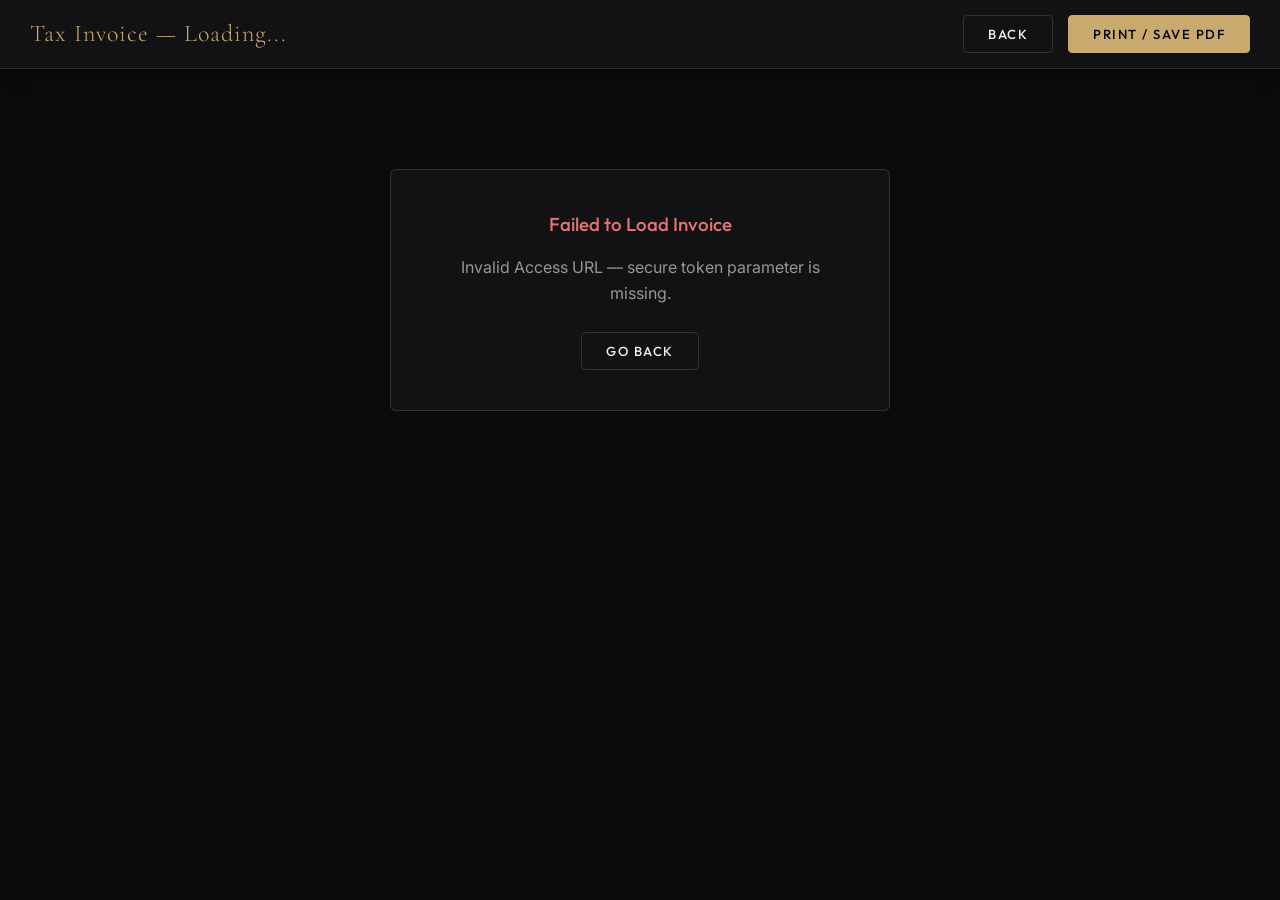
<file: view-invoice.html>
<!DOCTYPE html>
<html lang="en">
<head>
    <meta charset="UTF-8">
    <meta name="viewport" content="width=device-width, initial-scale=1.0">
    <title>Tax Invoice — 66 Hamilton Road</title>
    <link href="https://fonts.googleapis.com/css2?family=Cormorant+Garamond:ital,wght@0,300;0,400;0,600;1,300;1,400&family=Inter:wght@300;400;500;600&family=Outfit:wght@300;400;500;600&display=swap" rel="stylesheet">
    <style>
        :root {
            --bg: #0B0B0D;
            --bg-card: #121214;
            --accent-gold: #C9A96E;
            --text-primary: #F2EFE9;
            --text-muted: rgba(242, 239, 233, 0.6);
            --border: rgba(201, 169, 110, 0.2);
            --border-hover: rgba(201, 169, 110, 0.4);
            --error: #e57373;
        }

        * {
            box-sizing: border-box;
            margin: 0;
            padding: 0;
        }

        body {
            background-color: var(--bg);
            color: var(--text-primary);
            font-family: 'Inter', sans-serif;
            line-height: 1.6;
            min-height: 100vh;
            padding-bottom: 60px;
        }

        /* --- Sticky Header --- */
        .header-bar {
            position: sticky;
            top: 0;
            left: 0;
            width: 100%;
            background: #121214;
            border-bottom: 1px solid var(--border);
            padding: 15px 30px;
            display: flex;
            justify-content: space-between;
            align-items: center;
            z-index: 1000;
            box-shadow: 0 4px 20px rgba(0,0,0,0.3);
        }

        .header-title {
            font-family: 'Cormorant Garamond', serif;
            font-size: 1.5rem;
            color: var(--accent-gold);
            font-weight: 300;
            letter-spacing: 1px;
        }

        .header-buttons {
            display: flex;
            gap: 15px;
        }

        .btn {
            padding: 10px 24px;
            font-size: 0.82rem;
            font-family: 'Outfit', sans-serif;
            text-transform: uppercase;
            letter-spacing: 1.5px;
            font-weight: 500;
            border-radius: 4px;
            cursor: pointer;
            transition: all 0.2s ease;
            text-decoration: none;
            display: inline-flex;
            align-items: center;
            justify-content: center;
            gap: 8px;
        }

        .btn-gold {
            background: var(--accent-gold);
            color: #000;
            border: 1px solid var(--accent-gold);
        }

        .btn-gold:hover {
            background: #d4b882;
            border-color: #d4b882;
            box-shadow: 0 0 15px rgba(201, 169, 110, 0.4);
        }

        .btn-outline {
            background: transparent;
            color: var(--text-primary);
            border: 1px solid var(--border);
        }

        .btn-outline:hover {
            border-color: var(--accent-gold);
            color: var(--accent-gold);
        }

        /* --- Main Layout --- */
        .viewer-container {
            max-width: 850px;
            margin: 40px auto;
            padding: 0 20px;
            position: relative;
        }

        /* --- Invoice Styled Sheet --- */
        .invoice-box {
            background: #ffffff;
            color: #1a1a1a;
            padding: 60px;
            font-family: 'Inter', sans-serif;
            font-size: 0.95rem;
            line-height: 1.5;
            border: 1px solid #e2e8f0;
            box-shadow: 0 15px 45px rgba(0, 0, 0, 0.4);
            position: relative;
            border-radius: 6px;
        }

        /* --- Typography inside Invoice --- */
        .invoice-box h1 {
            font-family: 'Cormorant Garamond', serif;
            color: #1a1a1a;
            font-size: 2.2rem;
            font-weight: 300;
            letter-spacing: 1px;
            text-transform: uppercase;
            margin-bottom: 20px;
        }

        .invoice-box h2 {
            font-family: 'Outfit', sans-serif;
            color: #c9a96e;
            font-size: 1.1rem;
            font-weight: 500;
            text-transform: uppercase;
            letter-spacing: 1px;
            margin-bottom: 12px;
            border-bottom: 1px solid #e2e8f0;
            padding-bottom: 6px;
        }

        /* --- Grid Structure --- */
        .grid-2col {
            display: grid;
            grid-template-columns: 1fr 1fr;
            gap: 40px;
            margin-bottom: 40px;
        }

        .meta-column p {
            margin-bottom: 6px;
            color: #4a5568;
        }
        
        .meta-column strong {
            color: #1a1a1a;
        }

        .invoice-details-card {
            background: #f7fafc;
            border: 1px solid #edf2f7;
            padding: 20px;
            border-radius: 4px;
        }

        .invoice-details-card table {
            width: 100%;
            border-collapse: collapse;
        }

        .invoice-details-card td {
            padding: 4px 0;
            color: #4a5568;
        }

        .invoice-details-card td.val {
            text-align: right;
            font-weight: 600;
            color: #1a1a1a;
        }

        /* --- Items Table --- */
        .items-table {
            width: 100%;
            border-collapse: collapse;
            margin-bottom: 30px;
            font-size: 0.9rem;
        }

        .items-table th {
            background: #f7fafc;
            color: #4a5568;
            font-weight: 600;
            text-transform: uppercase;
            font-size: 0.8rem;
            letter-spacing: 0.5px;
            padding: 12px;
            border-bottom: 2px solid #e2e8f0;
            text-align: left;
        }

        .items-table td {
            padding: 14px 12px;
            border-bottom: 1px solid #edf2f7;
            color: #2d3748;
        }

        .items-table tr.total-row td {
            border-bottom: none;
            font-weight: 600;
            font-size: 1rem;
            padding-top: 20px;
            color: #1a1a1a;
        }

        .text-right {
            text-align: right !important;
        }

        /* --- Bank & Payment details --- */
        .payment-instructions {
            margin-top: 40px;
            padding: 20px;
            border: 1px dashed #c9a96e;
            background: #fcf9f2;
            border-radius: 4px;
            font-size: 0.88rem;
            color: #4a5568;
        }

        .payment-instructions h3 {
            font-family: 'Outfit', sans-serif;
            color: #1a1a1a;
            font-size: 0.95rem;
            font-weight: 600;
            margin-bottom: 8px;
            text-transform: uppercase;
            letter-spacing: 0.5px;
        }

        .payment-instructions table {
            margin-top: 8px;
            width: 100%;
            max-width: 450px;
        }

        .payment-instructions td {
            padding: 3px 0;
        }

        .payment-instructions td.lbl {
            width: 150px;
            color: #718096;
        }

        .payment-instructions td.val {
            font-weight: 600;
            color: #2d3748;
        }

        /* --- Footer --- */
        .invoice-footer {
            margin-top: 50px;
            text-align: center;
            color: #a0aec0;
            font-size: 0.8rem;
            border-top: 1px solid #edf2f7;
            padding-top: 20px;
        }

        /* --- States --- */
        .loading-view {
            text-align: center;
            padding: 100px 0;
        }

        .spinner {
            width: 40px;
            height: 40px;
            border: 3px solid rgba(201, 169, 110, 0.2);
            border-top: 3px solid var(--accent-gold);
            border-radius: 50%;
            margin: 0 auto 20px;
            animation: spin 1s linear infinite;
        }

        @keyframes spin {
            0% { transform: rotate(0deg); }
            100% { transform: rotate(360deg); }
        }

        .error-view {
            background: var(--bg-card);
            border: 1px solid var(--border);
            padding: 40px;
            border-radius: 6px;
            text-align: center;
            max-width: 500px;
            margin: 100px auto;
        }

        .error-view h3 {
            color: var(--error);
            font-family: 'Outfit', sans-serif;
            font-weight: 500;
            margin-bottom: 15px;
        }

        /* --- Print Stylesheet --- */
        @media print {
            body {
                background: #ffffff !important;
                color: #000000 !important;
                padding: 0 !important;
                margin: 0 !important;
            }

            .no-print {
                display: none !important;
            }

            .viewer-container {
                max-width: 100% !important;
                margin: 0 !important;
                padding: 0 !important;
            }

            .invoice-box {
                border: none !important;
                box-shadow: none !important;
                padding: 0 !important;
                margin: 0 !important;
                background: transparent !important;
            }

            .payment-instructions {
                background: #ffffff !important;
                page-break-inside: avoid;
            }
        }
    </style>
</head>
<body>

    <!-- Sticky Header -->
    <div class="header-bar no-print">
        <div class="header-title" id="page-header-title">Tax Invoice — Loading...</div>
        <div class="header-buttons">
            <button class="btn btn-outline" onclick="goBack()">Back</button>
            <button class="btn btn-gold" onclick="window.print()">Print / Save PDF</button>
        </div>
    </div>

    <!-- Main Container -->
    <div class="viewer-container">
        
        <!-- Loading State -->
        <div id="loading" class="loading-view">
            <div class="spinner"></div>
            <p style="color: var(--text-muted); font-family: 'Outfit', sans-serif;">Retrieving database record...</p>
        </div>

        <!-- Error State -->
        <div id="error-view" class="error-view" style="display: none;">
            <h3>Failed to Load Invoice</h3>
            <p id="error-message" style="color: var(--text-muted); margin-bottom: 25px;"></p>
            <button class="btn btn-outline" onclick="goBack()">Go Back</button>
        </div>

        <!-- Invoice Box -->
        <div id="invoice-content" class="invoice-box" style="display: none;">
            
            <div style="display: flex; justify-content: space-between; align-items: flex-start; margin-bottom: 40px;">
                <div>
                    <h1>Tax Invoice</h1>
                    <p style="color: #718096; font-size: 0.9rem; margin-top: -15px;">Reference: <strong>LICENCE TO OCCUPY AGREEMENT 1/66 Hamilton Rd</strong></p>
                </div>
                <div style="text-align: right;">
                    <div style="font-family: 'Outfit', sans-serif; font-size: 1.4rem; font-weight: 600; color: #c9a96e;" id="invoice-id-display">HB0000</div>
                    <div style="color: #718096; font-size: 0.85rem; margin-top: 5px;">Auckland, New Zealand</div>
                </div>
            </div>

            <div class="grid-2col">
                <div class="meta-column">
                    <h2>From</h2>
                    <p><strong>Grant Dennis</strong></p>
                    <p>1/66 Hamilton Road</p>
                    <p>Herne Bay</p>
                    <p>Auckland</p>
                    <p style="margin-top: 10px; font-size: 0.85rem; color: #a0aec0;">GST Registration: Exempt</p>
                </div>
                <div class="meta-column">
                    <h2>Bill To</h2>
                    <p><strong id="billing-tenant-name">Tenant Name</strong></p>
                    <p id="billing-tenant-address">Tenant Address</p>
                </div>
            </div>

            <div class="grid-2col" style="margin-bottom: 30px;">
                <div class="invoice-details-card" style="grid-column: 1 / -1;">
                    <table>
                        <tr>
                            <td><strong>Invoice Number:</strong></td>
                            <td class="val" id="meta-invoice-number">HB0000</td>
                            <td style="width: 10%;"></td>
                            <td><strong>Invoice Date:</strong></td>
                            <td class="val" id="meta-invoice-date">09/06/2026</td>
                        </tr>
                        <tr>
                            <td><strong>Reference:</strong></td>
                            <td class="val">1/66 Hamilton Road Licence</td>
                            <td></td>
                            <td><strong>Due Date:</strong></td>
                            <td class="val" id="meta-due-date" style="color: #e53e3e;">Immediate</td>
                        </tr>
                    </table>
                </div>
            </div>

            <h2>Invoice Line Items</h2>
            <table class="items-table">
                <thead>
                    <tr>
                        <th style="width: 55%;">Description</th>
                        <th style="width: 15%;">Period</th>
                        <th style="width: 15%; text-align: right;">Rate (NZD)</th>
                        <th style="width: 15%; text-align: right;">Amount (NZD)</th>
                    </tr>
                </thead>
                <tbody id="invoice-items-body">
                    <!-- Dynamic Rows -->
                </tbody>
            </table>

            <!-- Bank & Payment Details -->
            <div class="payment-instructions">
                <h3>Direct Credit Payment Instructions</h3>
                <p>Please pay via direct bank transfer into the account below, using the reference specified:</p>
                <table>
                    <tr>
                        <td class="lbl">Account Name:</td>
                        <td class="val">Grant Dennis</td>
                    </tr>
                    <tr>
                        <td class="lbl">Account Number:</td>
                        <td class="val">06-0254-00443418-000</td>
                    </tr>
                    <tr>
                        <td class="lbl">Bank Name:</td>
                        <td class="val">ANZ Bank New Zealand Ltd</td>
                    </tr>
                    <tr>
                        <td class="lbl">SWIFT:</td>
                        <td class="val">ANZBNZ22</td>
                    </tr>
                    <tr>
                        <td class="lbl">ANZ Address:</td>
                        <td class="val" style="font-size: 0.82rem; line-height: 1.4;">ANZ Bank New Zealand Limited, Ground Floor ANZ Centre, 23-29 Albert Street, Auckland, 1010, New Zealand</td>
                    </tr>
                    <tr>
                        <td class="lbl">Reference to use:</td>
                        <td class="val" style="color: #c9a96e;" id="payment-reference">66Hamilton</td>
                    </tr>
                </table>
            </div>

            <!-- Footer -->
            <div class="invoice-footer">
                <p>Thank you for your business.</p>
                <p style="margin-top: 5px; font-size: 0.75rem;">Premium Serviced Accommodation — 1/66 Hamilton Road, Herne Bay, Auckland</p>
            </div>

        </div>

    </div>

    <script>
        const urlParams = new URLSearchParams(window.location.search);
        const token = urlParams.get('token');
        const invoiceId = urlParams.get('id') || 'HB0001';

        if (!token) {
            showError("Invalid Access URL — secure token parameter is missing.");
        } else {
            fetchAgreementAndRender();
        }

        function showError(msg) {
            document.getElementById('loading').style.display = 'none';
            document.getElementById('invoice-content').style.display = 'none';
            document.getElementById('error-message').textContent = msg;
            document.getElementById('error-view').style.display = 'block';
        }

        function goBack() {
            // Check document referrer
            if (document.referrer && (document.referrer.includes('admin') || document.referrer.includes('apply') || document.referrer.includes('view-agreement'))) {
                window.location.href = document.referrer;
            } else {
                // Default fallback based on dashboard access or view-agreement
                window.location.href = `view-agreement.html?token=${token}`;
            }
        }

        async function fetchAgreementAndRender() {
            try {
                const res = await fetch(`/api/application?token=${token}`);
                if (!res.ok) throw new Error("Could not connect to database or invalid token.");
                
                const applicationData = await res.json();
                renderInvoice(applicationData);
            } catch (err) {
                showError("Error loading invoice: " + err.message);
            }
        }

        function renderInvoice(appData) {
            const td = appData.tenantDetails;
            if (!td) {
                showError("Corrupt application data structure.");
                return;
            }

            // Title and Header info
            document.getElementById('page-header-title').textContent = `Tax Invoice ${invoiceId} — 66 Hamilton Road`;
            document.getElementById('invoice-id-display').textContent = invoiceId;
            document.getElementById('meta-invoice-number').textContent = invoiceId;
            document.getElementById('payment-reference').textContent = '66Hamilton';

            // Bill To
            const isCompany = td.licenseeType === 'company' || (td.name && (td.name.includes('Pty Ltd') || td.name.includes('Ltd') || td.name.includes('Limited') || td.name.includes('Total Drain')));
            const licenseeDisplayName = isCompany ? `${td.name}${td.companyRep ? ` (represented by ${td.companyRep})` : ''}` : td.name;
            document.getElementById('billing-tenant-name').textContent = licenseeDisplayName;
            document.getElementById('billing-tenant-address').innerHTML = (td.address || 'N/A').replace(/\n/g, '<br/>');

            // Date formatting
            // For TDG Environmental, we explicitly want the Invoice Date to be 09/06/2026 (9 June 2026) as requested
            let invoiceDateStr = '09/06/2026';
            
            // Try to align checkin date
            const checkin = new Date(td.arrivalDate);
            const checkinStrFormatted = checkin.toLocaleDateString('en-NZ', { day: '2-digit', month: '2-digit', year: 'numeric' });
            
            // If the licensee name matches TDG Environmental or token matches, force the requested dates
            const isTdg = td.name && (td.name.toLowerCase().includes('tdg') || td.name.toLowerCase().includes('drain') || token === '43f1fd84-49c3-45fd-81dc-3bc9abe505a8');
            
            if (isTdg) {
                const match = invoiceId.match(/HB0*(\d+)/i);
                const invoiceNum = match ? parseInt(match[1], 10) : 1;
                if (invoiceNum >= 7 && invoiceNum <= 12) {
                    invoiceDateStr = '01/09/2026';
                } else if (invoiceNum === 13 || invoiceNum === 14) {
                    invoiceDateStr = '01/12/2026';
                } else if (invoiceNum === 15 || invoiceNum === 16) {
                    invoiceDateStr = '01/01/2027';
                } else if (invoiceNum === 17 || invoiceNum === 18) {
                    invoiceDateStr = '01/02/2027';
                }
            } else {
                // Fallback to check-in date as invoice date for other agreements
                invoiceDateStr = checkinStrFormatted;
            }

            document.getElementById('meta-invoice-date').textContent = invoiceDateStr;

            // Rates
            const rateType = appData.rateType || 'weekly';
            const rateValue = isTdg ? 1800 : (appData.rateValue || appData.rent || 2400);
            const noGst = isTdg ? true : (appData.noGst || false);
            const gstMultiplier = noGst ? 1.0 : 1.15;
            
            let dailyRentRate = 0;
            if (rateType === 'daily') {
                dailyRentRate = rateValue;
            } else if (rateType === 'weekly') {
                dailyRentRate = rateValue / 7;
            } else if (rateType === 'monthly') {
                dailyRentRate = rateValue / 30;
            }
            const dailyRentRateInclGst = dailyRentRate * gstMultiplier;

            // Utilities and Car Hire daily rates
            const utilitiesDailyRate = appData.separateUtilitiesEnabled ? (appData.separateUtilitiesRate !== undefined ? appData.separateUtilitiesRate : 1080) / 28 : 0;
            const carHireDailyRate = appData.carHireEnabled ? (appData.carHireRate !== undefined ? appData.carHireRate : 1500) / 30 : 0;
            const servicesDailyRateTotal = utilitiesDailyRate + carHireDailyRate;

            const securityBond = appData.securityBond !== undefined ? appData.securityBond : 5000;

            // Parse Invoice Number to determine content
            // Structure: HB0001 to HB0018
            const match = invoiceId.match(/HB0*(\d+)/i);
            const invoiceNum = match ? parseInt(match[1], 10) : 1;

            let itemsHtml = '';
            let totalAmount = 0;
            let dueDateStr = 'Immediate';

            // Odd numbers are Rent, Even numbers are Services
            const isRentInvoice = (invoiceNum % 2 !== 0);
            const billingBlockIndex = Math.floor((invoiceNum - 1) / 2); // 0 for Block 1 (Days 1-30), 1 for Block 2 (Days 31-60), 2 for Block 3 (Days 61-90)

            // Let's compute date intervals
            const dayStart = billingBlockIndex * 30 + 1;
            const dayEnd = dayStart + 29;

            // Period labeling (Renewed term support - each 90-day term resets to Days 1-90)
            let periodText = `Days ${dayStart} to ${dayEnd}`;
            if (isTdg && invoiceNum >= 7) {
                const renewedBlockIndex = billingBlockIndex % 3;
                const startDay = renewedBlockIndex * 30 + 1;
                const endDay = startDay + 29;
                periodText = `Days ${startDay} to ${endDay} (Renewed Term)`;
            }

            // Set due dates
            if (isTdg) {
                if (invoiceNum === 1 || invoiceNum === 2) {
                    dueDateStr = 'Immediate';
                } else if (invoiceNum === 3 || invoiceNum === 4) {
                    dueDateStr = '09/07/2026';
                } else if (invoiceNum === 5 || invoiceNum === 6) {
                    dueDateStr = '08/08/2026';
                } else if (invoiceNum === 7 || invoiceNum === 8) {
                    dueDateStr = '09/09/2026';
                } else if (invoiceNum === 9 || invoiceNum === 10) {
                    dueDateStr = '09/10/2026';
                } else if (invoiceNum === 11 || invoiceNum === 12) {
                    dueDateStr = '08/11/2026';
                } else if (invoiceNum === 13 || invoiceNum === 14) {
                    dueDateStr = '08/12/2026';
                } else if (invoiceNum === 15 || invoiceNum === 16) {
                    dueDateStr = '07/01/2027';
                } else if (invoiceNum === 17 || invoiceNum === 18) {
                    dueDateStr = '06/02/2027';
                }
            } else {
                // General logic for other agreements
                if (invoiceNum === 1 || invoiceNum === 2) {
                    dueDateStr = 'Immediate';
                } else {
                    // Due dates are 14 days after check-in for Block 2, and then every 30 days
                    const due = new Date(checkin);
                    if (billingBlockIndex === 1) {
                        due.setDate(due.getDate() + 14);
                    } else if (billingBlockIndex > 1) {
                        due.setDate(due.getDate() + 14 + (billingBlockIndex - 1) * 30);
                    }
                    dueDateStr = due.toLocaleDateString('en-NZ', { day: '2-digit', month: '2-digit', year: 'numeric' });
                }
            }

            document.getElementById('meta-due-date').textContent = dueDateStr;

            if (isRentInvoice) {
                // Rent Invoice
                const rentVal = 30 * dailyRentRateInclGst;
                const gstText = noGst ? " (GST Exempt)" : " (incl. GST)";
                
                itemsHtml += `
                    <tr>
                        <td>
                            <strong>Serviced Accommodation Licence Fee (Rent)</strong><br/>
                            <span style="font-size: 0.8rem; color: #718096;">Licence occupancy charge for ${periodText} at $${dailyRentRateInclGst.toFixed(4)}/day</span>
                        </td>
                        <td>30 Days</td>
                        <td class="text-right">$${dailyRentRateInclGst.toFixed(2)}</td>
                        <td class="text-right">$${rentVal.toLocaleString('en-NZ', { minimumFractionDigits: 2, maximumFractionDigits: 2 })}</td>
                    </tr>
                `;
                totalAmount += rentVal;

                // HB0001 includes Bond
                if (invoiceNum === 1) {
                    itemsHtml += `
                        <tr>
                            <td>
                                <strong>Commercial Security Bond</strong><br/>
                                <span style="font-size: 0.8rem; color: #718096;">Refundable commercial security deposit held in trust</span>
                            </td>
                            <td>N/A</td>
                            <td class="text-right">N/A</td>
                            <td class="text-right">$${securityBond.toLocaleString('en-NZ', { minimumFractionDigits: 2, maximumFractionDigits: 2 })}</td>
                        </tr>
                    `;
                    totalAmount += securityBond;
                }

            } else {
                // Services Invoice
                const utilsVal = 30 * utilitiesDailyRate;
                const carVal = 30 * carHireDailyRate;

                if (appData.separateUtilitiesEnabled) {
                    itemsHtml += `
                        <tr>
                            <td>
                                <strong>Utility Service Charges (Utilities)</strong><br/>
                                <span style="font-size: 0.8rem; color: #718096;">Agreed utility fee for ${periodText} at $${utilitiesDailyRate.toFixed(4)}/day (derived from $270/week rate)</span>
                            </td>
                            <td>30 Days</td>
                            <td class="text-right">$${utilitiesDailyRate.toFixed(2)}</td>
                            <td class="text-right">$${utilsVal.toLocaleString('en-NZ', { minimumFractionDigits: 2, maximumFractionDigits: 2 })}</td>
                        </tr>
                    `;
                    totalAmount += utilsVal;
                }

                if (appData.carHireEnabled) {
                    itemsHtml += `
                        <tr>
                            <td>
                                <strong>Vehicle Rental / Car Hire Charge</strong><br/>
                                <span style="font-size: 0.8rem; color: #718096;">Non-exclusive motor vehicle hire for ${periodText} at $${carHireDailyRate.toFixed(4)}/day ($1,500/month rate)</span>
                            </td>
                            <td>30 Days</td>
                            <td class="text-right">$${carHireDailyRate.toFixed(2)}</td>
                            <td class="text-right">$${carVal.toLocaleString('en-NZ', { minimumFractionDigits: 2, maximumFractionDigits: 2 })}</td>
                        </tr>
                    `;
                    totalAmount += carVal;
                }

                if (isTdg && invoiceNum === 6) {
                    itemsHtml += `
                        <tr>
                            <td>
                                <strong>Linen Change and wash service</strong><br/>
                                <span style="font-size: 0.8rem; color: #718096;">Linen change and wash service @ $30 each 24th July x2</span>
                            </td>
                            <td>2 Services</td>
                            <td class="text-right">$30.00</td>
                            <td class="text-right">$60.00</td>
                        </tr>
                    `;
                    totalAmount += 60;
                }
            }

            // Total Row
            itemsHtml += `
                <tr class="total-row">
                    <td colspan="2" style="border-top: 2px solid #e2e8f0;"></td>
                    <td class="text-right" style="border-top: 2px solid #e2e8f0; font-weight: bold;">TOTAL:</td>
                    <td class="text-right" style="border-top: 2px solid #e2e8f0; font-weight: bold; color: #c9a96e; font-size: 1.15rem;">
                        $${totalAmount.toLocaleString('en-NZ', { minimumFractionDigits: 2, maximumFractionDigits: 2 })} NZD
                    </td>
                </tr>
            `;

            document.getElementById('invoice-items-body').innerHTML = itemsHtml;

            // Show invoice contents
            document.getElementById('loading').style.display = 'none';
            document.getElementById('invoice-content').style.display = 'block';
        }
    </script>
</body>
</html>
</file>
